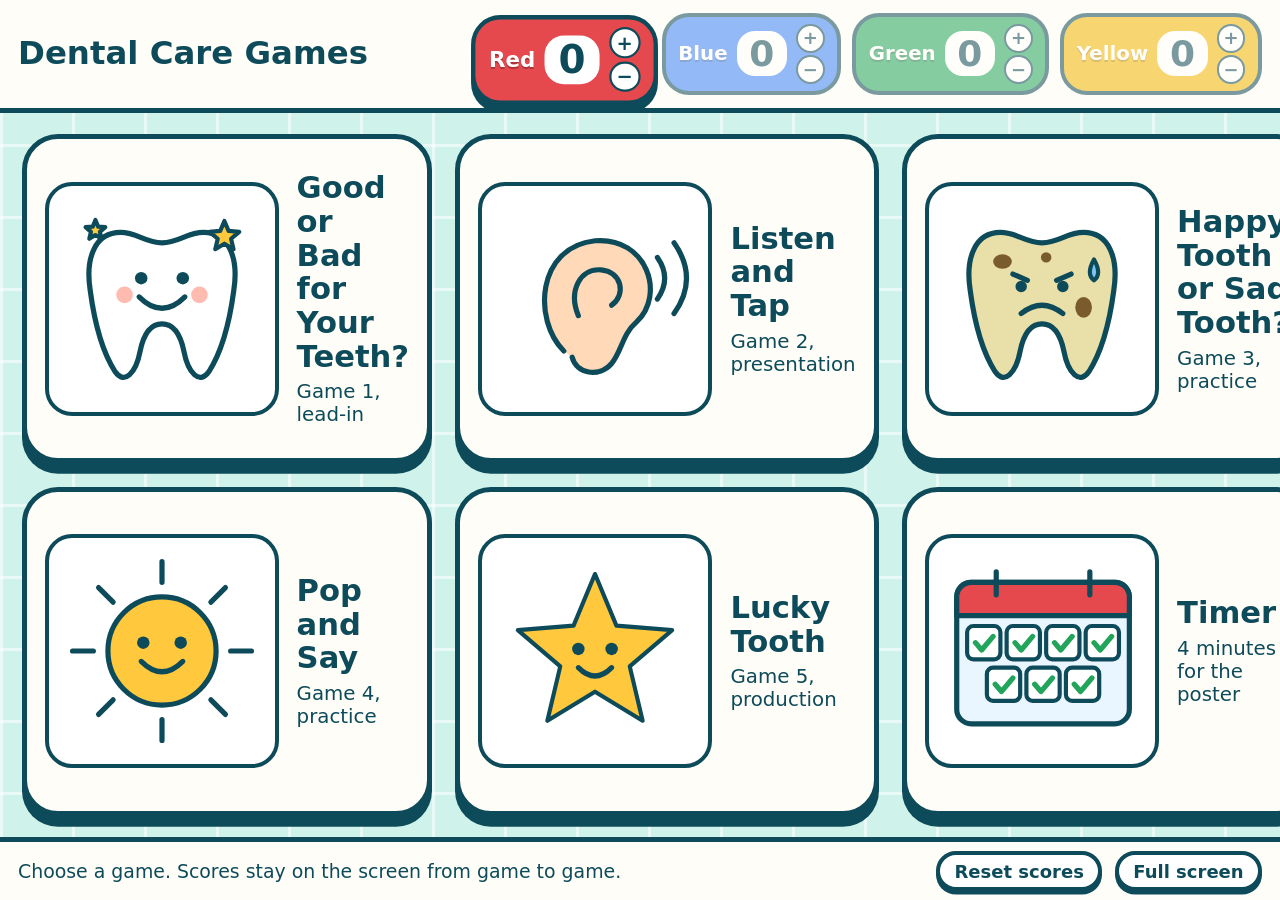
<file: index.html>
<!doctype html>
<html lang="en">
<head>
<meta charset="utf-8">
<meta name="viewport" content="width=device-width, initial-scale=1">
<title>Dental Care Games | Dental Care Games</title>
<style>
:root{
  --ink:#0E4B5A; --mint:#CFF3EA; --mint-deep:#9FE3D3; --enamel:#FFFDF7; --good:#22A55B; --bad:#E5484D; --sun:#FFC83D;
  --red:#E5484D; --blue:#3B82F6; --green:#22A55B; --yellow:#F2B705;
  --font: ui-rounded, "Arial Rounded MT Bold", "Nunito", "Trebuchet MS", "Segoe UI", system-ui, sans-serif;
}
*{box-sizing:border-box}
html,body{height:100%;margin:0}
body{
  font-family:var(--font); color:var(--ink); background-color:var(--mint);
  background-image:linear-gradient(rgba(255,255,255,.55) 3px,transparent 3px),linear-gradient(90deg,rgba(255,255,255,.55) 3px,transparent 3px);
  background-size:72px 72px; display:flex; flex-direction:column; overflow:hidden; user-select:none; -webkit-user-select:none;
}
button{font-family:inherit;color:inherit;cursor:pointer}
button:focus-visible,a:focus-visible{outline:5px solid var(--sun);outline-offset:3px}
.art{display:block;width:100%;height:100%}

/* top bar */
.bar{display:flex;align-items:center;gap:2vmin;padding:1.4vmin 2vmin;background:var(--enamel);border-bottom:.6vmin solid var(--ink)}
.bar h1{font-size:clamp(18px,3.6vmin,44px);margin:0;line-height:1.1;flex:0 1 auto}
.home{flex:none;width:7vmin;height:7vmin;min-width:44px;min-height:44px;border-radius:50%;background:var(--mint);border:.5vmin solid var(--ink);display:grid;place-items:center;text-decoration:none}
.home svg{width:60%;height:60%}
#teams{margin-left:auto;display:flex;gap:1.2vmin}
.team{position:relative;display:flex;align-items:center;gap:1vmin;padding:.8vmin 1.4vmin;border-radius:3vmin;border:.5vmin solid var(--ink);background:var(--c);color:#fff;font-weight:700;opacity:.55;transition:transform .2s,opacity .2s}
.team.on{opacity:1;transform:translateY(.6vmin) scale(1.08);box-shadow:0 .8vmin 0 var(--ink)}
.team .nm{font-size:clamp(12px,2.2vmin,26px);text-shadow:0 2px 0 rgba(0,0,0,.25)}
.team .sc{font-size:clamp(18px,4vmin,48px);min-width:1.4em;text-align:center;background:#fff;color:var(--ink);border-radius:2vmin;padding:0 .8vmin;line-height:1.25}
.team .adj{display:flex;flex-direction:column;gap:.3vmin}
.team .adj button{width:3.2vmin;height:3.2vmin;min-width:22px;min-height:22px;border-radius:50%;border:.3vmin solid var(--ink);background:#fff;color:var(--ink);font-size:clamp(11px,2vmin,20px);line-height:1;padding:0;font-weight:800}
.team.pop .sc{animation:pop .5s}
@keyframes pop{40%{transform:scale(1.5)}}

/* stage */
#stage{flex:1;min-height:0;position:relative;display:flex;align-items:center;justify-content:center;padding:2.4vmin}
.foot{display:flex;align-items:center;gap:1.4vmin;padding:1vmin 2vmin;background:var(--enamel);border-top:.6vmin solid var(--ink);font-size:clamp(12px,2.1vmin,22px)}
.foot .sp{flex:1}
.btn{border:.5vmin solid var(--ink);background:#fff;border-radius:3vmin;padding:1vmin 2.4vmin;font-size:clamp(14px,2.6vmin,30px);font-weight:700;box-shadow:0 .7vmin 0 var(--ink);transition:transform .08s,box-shadow .08s}
.btn:active{transform:translateY(.5vmin);box-shadow:0 .2vmin 0 var(--ink)}
.btn.small{font-size:clamp(12px,2vmin,20px);padding:.6vmin 1.6vmin;box-shadow:0 .4vmin 0 var(--ink)}
.btn.go{background:var(--sun)}
a.btn{color:var(--ink);text-decoration:none;display:inline-block}
.btn.good{background:var(--good);color:#fff}
.btn.bad{background:var(--bad);color:#fff}
.btn[disabled]{opacity:.45;cursor:default}
.card{background:var(--enamel);border:.6vmin solid var(--ink);border-radius:4vmin;box-shadow:0 1.2vmin 0 var(--ink)}
.turn{font-size:clamp(16px,3.4vmin,40px);font-weight:700;padding:.6vmin 2.4vmin;border-radius:3vmin;border:.5vmin solid var(--ink);background:var(--c);color:#fff;text-shadow:0 2px 0 rgba(0,0,0,.25)}
.big{font-size:clamp(28px,8vmin,110px);font-weight:800;line-height:1}
.phrase{font-size:clamp(20px,5vmin,64px);font-weight:700}
.goodc{color:var(--good)} .badc{color:var(--bad)}
.hidden{display:none !important}
.shake{animation:shake .4s}
@keyframes shake{20%{transform:translateX(-2vmin)}40%{transform:translateX(2vmin)}60%{transform:translateX(-1.2vmin)}80%{transform:translateX(1.2vmin)}}
.pulse{animation:pulse .6s}
@keyframes pulse{50%{transform:scale(1.05)}}

/* overlay */
.over{position:absolute;inset:0;background:rgba(14,75,90,.55);display:flex;align-items:center;justify-content:center;padding:3vmin;z-index:5}
.panel{width:min(100%,150vmin);max-height:100%;padding:3vmin 4vmin;display:flex;flex-direction:column;align-items:center;gap:2vmin;text-align:center}
.finish h2{font-size:clamp(28px,7vmin,96px);margin:0}
.finish .rows{display:flex;gap:2vmin;align-items:flex-end}
.finish .res{display:flex;flex-direction:column;align-items:center;gap:1vmin;font-weight:700;font-size:clamp(14px,2.8vmin,32px)}
.finish .res .col{width:13vmin;border:.5vmin solid var(--ink);border-radius:2vmin 2vmin 0 0;background:var(--c);display:flex;align-items:flex-start;justify-content:center;color:#fff;font-size:clamp(22px,5vmin,64px);padding-top:.6vmin;text-shadow:0 2px 0 rgba(0,0,0,.25)}
.finish .crown{width:9vmin;height:9vmin}
.stars{position:absolute;inset:0;pointer-events:none;overflow:hidden;z-index:6}
.stars i{position:absolute;width:5vmin;height:5vmin;animation:fly 1.1s ease-out forwards}
@keyframes fly{to{transform:translate(var(--dx),var(--dy)) rotate(260deg) scale(.4);opacity:0}}
@media (prefers-reduced-motion:reduce){*{animation-duration:.01s !important;transition-duration:.01s !important}}

.hub{width:100%;height:100%;display:grid;grid-template-columns:repeat(3,1fr);grid-template-rows:repeat(2,1fr);gap:2.6vmin}
.go-card{display:flex;align-items:center;gap:2vmin;padding:2vmin;text-decoration:none;color:inherit;min-height:0}
.go-card:active{transform:translateY(.8vmin);box-shadow:0 .4vmin 0 var(--ink)}
.go-card .pic{flex:none;height:100%;max-height:26vmin;aspect-ratio:1;background:#fff;border:.5vmin solid var(--ink);border-radius:3vmin;padding:1vmin}
.go-card .t{font-size:clamp(16px,3.4vmin,40px);font-weight:800;line-height:1.1}
.go-card .s{font-size:clamp(12px,2.2vmin,26px);margin-top:.8vmin}

</style>
</head>
<body>
<header class="bar">
  
  <h1>Dental Care Games</h1>
  <div id="teams"></div>
</header>
<main id="stage">
<div class="hub" id="hub"></div>

</main>
<footer class="foot">
  <span>Choose a game. Scores stay on the screen from game to game.</span><span class="sp"></span>
  <button class="btn small" id="btnScores">Reset scores</button>
  
  <button class="btn small" id="btnFull">Full screen</button>
</footer>
<script>
// Original pictures for the Dental Care games. Every picture is drawn in a 200 x 200 box.
const INK = '#0E4B5A';
const S = `stroke="${INK}" stroke-width="5" stroke-linejoin="round" stroke-linecap="round"`;
const S4 = `stroke="${INK}" stroke-width="4" stroke-linejoin="round" stroke-linecap="round"`;

const TOOTH_PATH = 'M60 36 C36 36 26 60 31 92 C35 122 42 150 55 170 C64 183 75 171 79 150 C83 131 90 124 100 124 C110 124 117 131 121 150 C125 171 136 183 145 170 C158 150 165 122 169 92 C174 60 164 36 140 36 C124 36 116 46 100 46 C84 46 76 36 60 36 Z';

function toothShape(fill) { return `<path d="${TOOTH_PATH}" fill="${fill}" ${S}/>`; }

function kid(mouth) {
  return `<circle cx="78" cy="110" r="54" fill="#FFD9B8" ${S}/>
  <path d="M25 104 C20 62 52 44 80 46 C112 44 138 66 131 106 C120 86 102 74 78 78 C56 74 38 88 25 104 Z" fill="#5B3A29" ${S}/>
  <circle cx="60" cy="110" r="5.5" fill="${INK}"/><circle cx="96" cy="110" r="5.5" fill="${INK}"/>
  <circle cx="45" cy="127" r="8" fill="#FF9E8F" opacity=".75"/><circle cx="111" cy="127" r="8" fill="#FF9E8F" opacity=".75"/>
  ${mouth}`;
}
const MOUTH_SMILE = `<path d="M56 131 Q78 156 100 131 Z" fill="#fff" ${S4}/>`;
const MOUTH_OPEN = `<ellipse cx="78" cy="140" rx="14" ry="11" fill="#B3364A" ${S4}/>`;

function candy(x, y, r, color, scale) {
  return `<g transform="translate(${x},${y}) rotate(${r}) scale(${scale || 1})">
    <path d="M-20 0 L-44 -15 L-44 15 Z" fill="${color}" ${S4}/><path d="M20 0 L44 -15 L44 15 Z" fill="${color}" ${S4}/>
    <ellipse rx="25" ry="18" fill="${color}" ${S4}/>
    <path d="M-8 -16 Q2 0 -8 16 M8 -16 Q18 0 8 16" fill="none" stroke="#fff" stroke-width="5" stroke-linecap="round"/></g>`;
}
function toothbrush(x, y, r, scale) {
  return `<g transform="translate(${x},${y}) rotate(${r}) scale(${scale || 1})">
    <rect x="20" y="-7" width="100" height="14" rx="7" fill="#3B82F6" ${S4}/>
    <rect x="-10" y="-9" width="38" height="12" rx="4" fill="#3B82F6" ${S4}/>
    <rect x="-8" y="-24" width="34" height="16" rx="4" fill="#fff" ${S4}/>
    <path d="M1 -24 V-9 M9 -24 V-9 M17 -24 V-9" stroke="${INK}" stroke-width="2.5"/></g>`;
}
function pencil(x, y, r, scale, bites) {
  const marks = bites ? `<path d="M30 -9 a7 7 0 0 0 14 0 Z M52 -9 a7 7 0 0 0 14 0 Z M40 9 a7 7 0 0 1 14 0 Z" fill="#8A5A2B" ${S4}/>` : '';
  return `<g transform="translate(${x},${y}) rotate(${r}) scale(${scale || 1})">
    <rect x="-14" y="-9" width="16" height="18" rx="4" fill="#FF8FA3" ${S4}/>
    <rect x="2" y="-9" width="98" height="18" fill="#F5B300" ${S4}/>
    <path d="M100 -9 L128 0 L100 9 Z" fill="#F3D2A9" ${S4}/><path d="M118 -3.4 L128 0 L118 3.4 Z" fill="${INK}"/>
    ${marks}</g>`;
}
function star(cx, cy, r, fill) {
  let d = '';
  for (let i = 0; i < 10; i++) {
    const a = -Math.PI / 2 + i * Math.PI / 5, rr = i % 2 ? r * 0.45 : r;
    d += (i ? 'L' : 'M') + (cx + rr * Math.cos(a)).toFixed(1) + ' ' + (cy + rr * Math.sin(a)).toFixed(1) + ' ';
  }
  return `<path d="${d}Z" fill="${fill || '#FFC83D'}" ${S4}/>`;
}
function calendar(marks) {
  let cells = '';
  const pos = [[44, 92], [82, 92], [120, 92], [158, 92], [63, 132], [101, 132], [139, 132]];
  pos.forEach(([x, y]) => {
    cells += `<rect x="${x - 16}" y="${y - 16}" width="32" height="32" rx="6" fill="#fff" ${S4}/>`;
    cells += marks === 'stars' ? star(x, y, 11, '#FFC83D').replace('stroke-width="4"', 'stroke-width="2.5"')
      : `<path d="M${x - 8} ${y} l6 7 l11 -13" fill="none" stroke="#22A55B" stroke-width="5" stroke-linecap="round" stroke-linejoin="round"/>`;
  });
  return `<rect x="18" y="34" width="166" height="136" rx="14" fill="#EAF6FF" ${S}/>
    <path d="M18 66 H184 V48 a14 14 0 0 0 -14 -14 H32 a14 14 0 0 0 -14 14 Z" fill="#E5484D" ${S}/>
    <path d="M56 24 V46 M146 24 V46" ${S}/>${cells}`;
}

const ART = {
  toothHappy: () => `${toothShape('#FFFFFF')}
    <circle cx="80" cy="80" r="6" fill="${INK}"/><circle cx="120" cy="80" r="6" fill="${INK}"/>
    <path d="M78 98 Q100 120 122 98" fill="none" ${S}/>
    <circle cx="64" cy="96" r="8" fill="#FF9E8F" opacity=".7"/><circle cx="136" cy="96" r="8" fill="#FF9E8F" opacity=".7"/>
    ${star(160, 40, 15)}${star(36, 34, 10)}`,
  toothSad: () => `${toothShape('#E9DFA8')}
    <path d="M72 76 l14 6 M128 76 l-14 6" ${S}/>
    <circle cx="80" cy="88" r="5.5" fill="${INK}"/><circle cx="120" cy="88" r="5.5" fill="${INK}"/>
    <path d="M80 114 Q100 98 120 114" fill="none" ${S}/>
    <ellipse cx="62" cy="64" rx="9" ry="7" fill="#7A5B2E"/><ellipse cx="140" cy="108" rx="8" ry="10" fill="#7A5B2E"/><circle cx="104" cy="60" r="5" fill="#7A5B2E"/>
    <path d="M150 62 q8 14 0 20 q-8 -6 0 -20 Z" fill="#7CC4F5" ${S4}/>`,
  brushA: () => `${kid(MOUTH_SMILE)}${toothbrush(88, 150, -14, 0.8)}
    <circle cx="108" cy="150" r="9" fill="#fff" ${S4}/><circle cx="122" cy="160" r="6" fill="#fff" ${S4}/><circle cx="96" cy="162" r="5" fill="#fff" ${S4}/>`,
  brushB: () => `${toothbrush(40, 78, 18, 1.15)}
    <g transform="translate(60,140) rotate(-10)"><rect x="0" y="-22" width="92" height="44" rx="8" fill="#fff" ${S}/>
    <rect x="16" y="-22" width="40" height="44" fill="#2EC4B6" ${S4}/><rect x="92" y="-12" width="18" height="24" rx="4" fill="#E5484D" ${S4}/>
    <path d="M110 0 q16 -14 26 0 q-12 12 -26 0 Z" fill="#fff" ${S4}/></g>`,
  candyA: () => `${kid(MOUTH_OPEN)}${candy(140, 146, -20, '#FF6B9D')}`,
  candyB: () => `<path d="M118 108 L150 180" ${S}/>
    <circle cx="106" cy="76" r="44" fill="#FF6B9D" ${S}/>
    <path d="M106 76 m0 -8 a8 8 0 1 1 -8 8 a18 18 0 1 1 18 18 a28 28 0 1 1 -28 -28" fill="none" stroke="#fff" stroke-width="6" stroke-linecap="round"/>
    ${candy(52, 154, 14, '#FFC83D', 0.8)}${candy(160, 62, -30, '#7CC4F5', 0.62)}`,
  dentistA: () => `<circle cx="92" cy="112" r="54" fill="#FFD9B8" ${S}/>
    <path d="M40 96 C40 58 66 44 92 44 C118 44 144 58 144 96 C126 82 112 78 92 78 C72 78 58 82 40 96 Z" fill="#DFF3FF" ${S}/>
    <path d="M92 52 v18 M83 61 h18" stroke="#22A55B" stroke-width="7" stroke-linecap="round"/>
    <circle cx="74" cy="106" r="5.5" fill="${INK}"/><circle cx="110" cy="106" r="5.5" fill="${INK}"/>
    <path d="M52 124 Q92 112 132 124 L128 150 Q92 172 56 150 Z" fill="#7CC4F5" ${S}/>
    <path d="M52 126 L40 116 M132 126 L144 116" ${S4}/>
    <path d="M150 186 L170 122" ${S}/><circle cx="172" cy="104" r="20" fill="#EAF6FF" ${S}/>`,
  dentistB: () => `<g transform="translate(-14,12) scale(.86)">${toothShape('#FFFFFF')}
    <circle cx="80" cy="82" r="6" fill="${INK}"/><circle cx="120" cy="82" r="6" fill="${INK}"/><path d="M80 100 Q100 118 120 100" fill="none" ${S}/></g>
    <path d="M132 188 L158 108" ${S}/><circle cx="162" cy="90" r="24" fill="#EAF6FF" ${S}/>
    <circle cx="44" cy="44" r="26" fill="#22A55B" ${S4}/><path d="M44 30 v28 M30 44 h28" stroke="#fff" stroke-width="9" stroke-linecap="round"/>`,
  pencilA: () => `${kid(`<ellipse cx="78" cy="142" rx="17" ry="13" fill="#B3364A" ${S4}/>`)}${pencil(72, 143, -6, 0.86)}
    <rect x="64" y="130" width="11" height="9" rx="2" fill="#fff" ${S4}/><rect x="80" y="130" width="11" height="9" rx="2" fill="#fff" ${S4}/>`,
  pencilB: () => `${pencil(38, 150, -38, 1.18, true)}
    <path d="M36 44 l10 12 M60 30 l4 15 M20 66 l14 6" ${S}/>`,
  apple: () => `${kid(MOUTH_OPEN)}
    <path d="M148 120 C128 104 104 122 110 150 C114 172 132 184 148 176 C164 184 182 172 186 150 C192 122 168 104 148 120 Z" fill="#E5484D" ${S}/>
    <path d="M148 120 q-2 -16 10 -22" fill="none" ${S}/><path d="M158 100 q16 -10 24 2 q-14 10 -24 -2 Z" fill="#22A55B" ${S4}/>`,
  soda: () => `${kid(MOUTH_OPEN)}
    <path d="M118 112 L182 112 L172 186 L128 186 Z" fill="#8A4B2A" ${S}/>
    <path d="M118 112 L182 112 L179 132 L121 132 Z" fill="#fff" ${S4}/>
    <circle cx="140" cy="152" r="5" fill="#fff" opacity=".8"/><circle cx="158" cy="168" r="4" fill="#fff" opacity=".8"/><circle cx="160" cy="146" r="3" fill="#fff" opacity=".8"/>
    <path d="M150 122 L138 96 L96 140" fill="none" stroke="#E5484D" stroke-width="7" stroke-linecap="round" stroke-linejoin="round"/>`,
  milk: () => `${kid(MOUTH_SMILE)}
    <path d="M122 104 L180 104 L174 186 L128 186 Z" fill="#EAF6FF" ${S}/>
    <path d="M124 128 L178 128 L174 186 L128 186 Z" fill="#fff" ${S4}/>
    <path d="M58 133 q20 -10 40 0" fill="none" stroke="#fff" stroke-width="7" stroke-linecap="round"/>`,
  chocolate: () => `${kid(MOUTH_OPEN)}
    <g transform="translate(146,146) rotate(14)"><rect x="-34" y="-44" width="68" height="88" rx="6" fill="#6B3E26" ${S}/>
    <path d="M-34 -14 H34 M-34 16 H34 M0 -44 V44" stroke="#8A5A3C" stroke-width="5"/>
    <path d="M-34 10 H34 V44 a6 6 0 0 1 -6 6 H-28 a6 6 0 0 1 -6 -6 Z" fill="#F5B300" ${S4} transform="translate(0,-6)"/></g>`,
  sun: () => `<g ${S}><path d="M100 14 V34 M100 166 V186 M14 100 H34 M166 100 H186 M39 39 L53 53 M147 147 L161 161 M39 161 L53 147 M147 53 L161 39"/></g>
    <circle cx="100" cy="100" r="52" fill="#FFC83D" ${S}/>
    <circle cx="82" cy="92" r="6" fill="${INK}"/><circle cx="118" cy="92" r="6" fill="${INK}"/><path d="M80 110 Q100 130 120 110" fill="none" ${S}/>`,
  plate: () => `<circle cx="100" cy="104" r="62" fill="#fff" ${S}/><circle cx="100" cy="104" r="40" fill="#EAF6FF" ${S4}/>
    <circle cx="88" cy="96" r="4" fill="#C98A4B"/><circle cx="112" cy="112" r="3.5" fill="#C98A4B"/><circle cx="104" cy="92" r="3" fill="#C98A4B"/>
    <path d="M20 40 V84 M10 40 V68 a10 10 0 0 0 20 0 V40 M20 84 V172" fill="none" ${S}/>
    <path d="M180 172 V92 M180 92 c-14 -8 -14 -44 0 -54 c14 10 14 46 0 54 Z" fill="#EAF6FF" ${S}/>`,
  calendar: () => calendar('ticks'),
  calendarStars: () => calendar('stars'),
  star: () => `${star(100, 104, 78)}<circle cx="84" cy="98" r="6" fill="${INK}"/><circle cx="116" cy="98" r="6" fill="${INK}"/><path d="M84 116 Q100 132 116 116" fill="none" ${S}/>`,
  ear: () => `<path d="M70 150 C40 120 44 50 100 44 C150 40 168 96 140 122 C126 134 126 150 116 162 C104 176 82 172 78 156" fill="#FFD9B8" ${S}/>
    <path d="M84 116 C74 92 86 70 106 72 C126 74 130 96 116 106" fill="none" ${S}/>
    <path d="M160 60 q14 20 0 40 M176 46 q24 34 0 68" fill="none" ${S}/>`,
  thumbUp: () => `<path d="M40 96 H72 V172 H40 Z" fill="#fff" ${S}/><path d="M72 100 C92 86 96 62 96 40 C116 36 124 58 116 86 H152 C170 86 170 108 158 110 C170 114 168 132 154 134 C164 140 160 156 148 156 C154 164 148 174 136 174 H96 C84 174 80 168 72 166 Z" fill="#FFD9B8" ${S}/>`,
};

function artInner(key) { return (ART[key] || ART.star)(); }
function art(key, cls) { return `<svg class="art ${cls || ''}" viewBox="0 0 200 200" aria-hidden="true">${artInner(key)}</svg>`; }

// Shared engine: four teams, scores kept between games, sounds, finish screen.
const TEAMS = [
  { name: 'Red', color: 'var(--red)' }, { name: 'Blue', color: 'var(--blue)' },
  { name: 'Green', color: 'var(--green)' }, { name: 'Yellow', color: 'var(--yellow)' },
];
const store = {
  get(k, d) { try { const v = localStorage.getItem(k); return v === null ? d : JSON.parse(v); } catch (e) { return d; } },
  set(k, v) { try { localStorage.setItem(k, JSON.stringify(v)); } catch (e) { /* storage blocked: scores stay for this page only */ } },
};
let scores = store.get('dentalCareScores', [0, 0, 0, 0]);
if (!Array.isArray(scores) || scores.length !== 4) scores = [0, 0, 0, 0];
let turn = 0;
const $ = (s, el) => (el || document).querySelector(s);
const el = (html) => { const t = document.createElement('template'); t.innerHTML = html.trim(); return t.content.firstChild; };

function renderTeams() {
  const box = $('#teams'); if (!box) return;
  box.innerHTML = TEAMS.map((t, i) => `<div class="team ${i === turn ? 'on' : ''}" style="--c:${t.color}" data-i="${i}">
    <span class="nm">${t.name}</span><span class="sc">${scores[i]}</span>
    <span class="adj"><button data-d="1" aria-label="Add a point to ${t.name} Team">+</button><button data-d="-1" aria-label="Take a point from ${t.name} Team">−</button></span></div>`).join('');
}
function addPoint(i, n) {
  scores[i] = Math.max(0, scores[i] + (n === undefined ? 1 : n)); store.set('dentalCareScores', scores); renderTeams();
  const t = document.querySelector(`.team[data-i="${i}"]`); if (t) t.classList.add('pop');
}
function setTurn(i) { turn = i % 4; renderTeams(); document.dispatchEvent(new CustomEvent('turn')); }
function nextTurn() { setTurn(turn + 1); }
function turnChip() { return `<span class="turn" style="--c:${TEAMS[turn].color}">${TEAMS[turn].name} Team</span>`; }

let AC;
function tone(freq, dur, type, when, gain) {
  try {
    AC = AC || new (window.AudioContext || window.webkitAudioContext)();
    const o = AC.createOscillator(), g = AC.createGain();
    o.type = type || 'sine'; o.frequency.value = freq; o.connect(g); g.connect(AC.destination);
    const t = AC.currentTime + (when || 0);
    g.gain.setValueAtTime(gain || 0.16, t); g.gain.exponentialRampToValueAtTime(0.001, t + dur);
    o.start(t); o.stop(t + dur);
  } catch (e) { /* no sound available */ }
}
const sfx = {
  good() { tone(523, .15); tone(659, .15, 'sine', .12); tone(784, .3, 'sine', .24); },
  bad() { tone(196, .25, 'sawtooth', 0, .07); tone(147, .35, 'sawtooth', .18, .07); },
  tap() { tone(440, .07, 'triangle'); },
  tick() { tone(880, .05, 'square', 0, .05); },
  win() { [523, 659, 784, 1047, 1319].forEach((f, i) => tone(f, .25, 'triangle', i * .14)); },
};

function burst() {
  const box = el('<div class="stars"></div>');
  for (let i = 0; i < 14; i++) {
    const a = Math.random() * Math.PI * 2, d = 25 + Math.random() * 30;
    const s = el(`<i style="left:50%;top:45%;--dx:${(Math.cos(a) * d).toFixed(0)}vmin;--dy:${(Math.sin(a) * d).toFixed(0)}vmin"><svg viewBox="0 0 200 200">${star(100, 100, 90)}</svg></i>`);
    box.appendChild(s);
  }
  $('#stage').appendChild(box); setTimeout(() => box.remove(), 1200);
}

function showFinish(title) {
  const max = Math.max.apply(null, scores);
  const rows = TEAMS.map((t, i) => `<div class="res">${scores[i] === max && max > 0 ? `<svg class="crown" viewBox="0 0 200 200">${star(100, 100, 90)}</svg>` : '<span class="crown"></span>'}
    <div class="col" style="--c:${t.color};height:${8 + (max ? scores[i] / max : 0) * 22}vmin">${scores[i]}</div><span>${t.name}</span></div>`).join('');
  const o = el(`<div class="over"><div class="panel card finish"><h2>${title || 'Great job!'}</h2><div class="rows">${rows}</div>
    <div style="display:flex;gap:2vmin"><button class="btn" id="finAgain">Play again</button><a class="btn go" href="index.html" style="text-decoration:none">All games</a></div></div></div>`);
  $('#stage').appendChild(o); $('#finAgain').onclick = () => location.reload(); sfx.win(); burst();
}

document.addEventListener('DOMContentLoaded', () => {
  renderTeams();
  const box = $('#teams');
  if (box) box.addEventListener('click', (e) => {
    const b = e.target.closest('button'); if (!b) return;
    addPoint(+b.closest('.team').dataset.i, +b.dataset.d); sfx.tap();
  });
  const again = $('#btnAgain'); if (again) again.onclick = () => location.reload();
  const full = $('#btnFull'); if (full) full.onclick = () => {
    if (document.fullscreenElement) document.exitFullscreen(); else if (document.documentElement.requestFullscreen) document.documentElement.requestFullscreen().catch(() => {});
  };
  const rs = $('#btnScores'); let armed = 0;
  if (rs) rs.onclick = () => {
    if (Date.now() - armed < 3000) { scores = [0, 0, 0, 0]; store.set('dentalCareScores', scores); renderTeams(); rs.textContent = 'Scores are 0'; armed = 0; setTimeout(() => { rs.textContent = 'Reset scores'; }, 1500); }
    else { armed = Date.now(); rs.textContent = 'Tap again to reset'; setTimeout(() => { if (armed) { rs.textContent = 'Reset scores'; armed = 0; } }, 3000); }
  };
});

const GAMES = [
  ['game1-good-or-bad.html', 'toothHappy', 'Good or Bad for Your Teeth?', 'Game 1, lead-in'],
  ['game2-listen-and-tap.html', 'ear', 'Listen and Tap', 'Game 2, presentation'],
  ['game3-happy-or-sad-tooth.html', 'toothSad', 'Happy Tooth or Sad Tooth?', 'Game 3, practice'],
  ['game4-pop-and-say.html', 'sun', 'Pop and Say', 'Game 4, practice'],
  ['game5-lucky-tooth.html', 'star', 'Lucky Tooth', 'Game 5, production'],
  ['timer.html', 'calendar', 'Timer', '4 minutes for the poster'],
];
$('#hub').innerHTML = GAMES.map((g) => `<a class="go-card card" href="${g[0]}"><span class="pic">${art(g[1])}</span><span><div class="t">${g[2]}</div><div class="s">${g[3]}</div></span></a>`).join('');

</script>
</body>
</html>
</file>
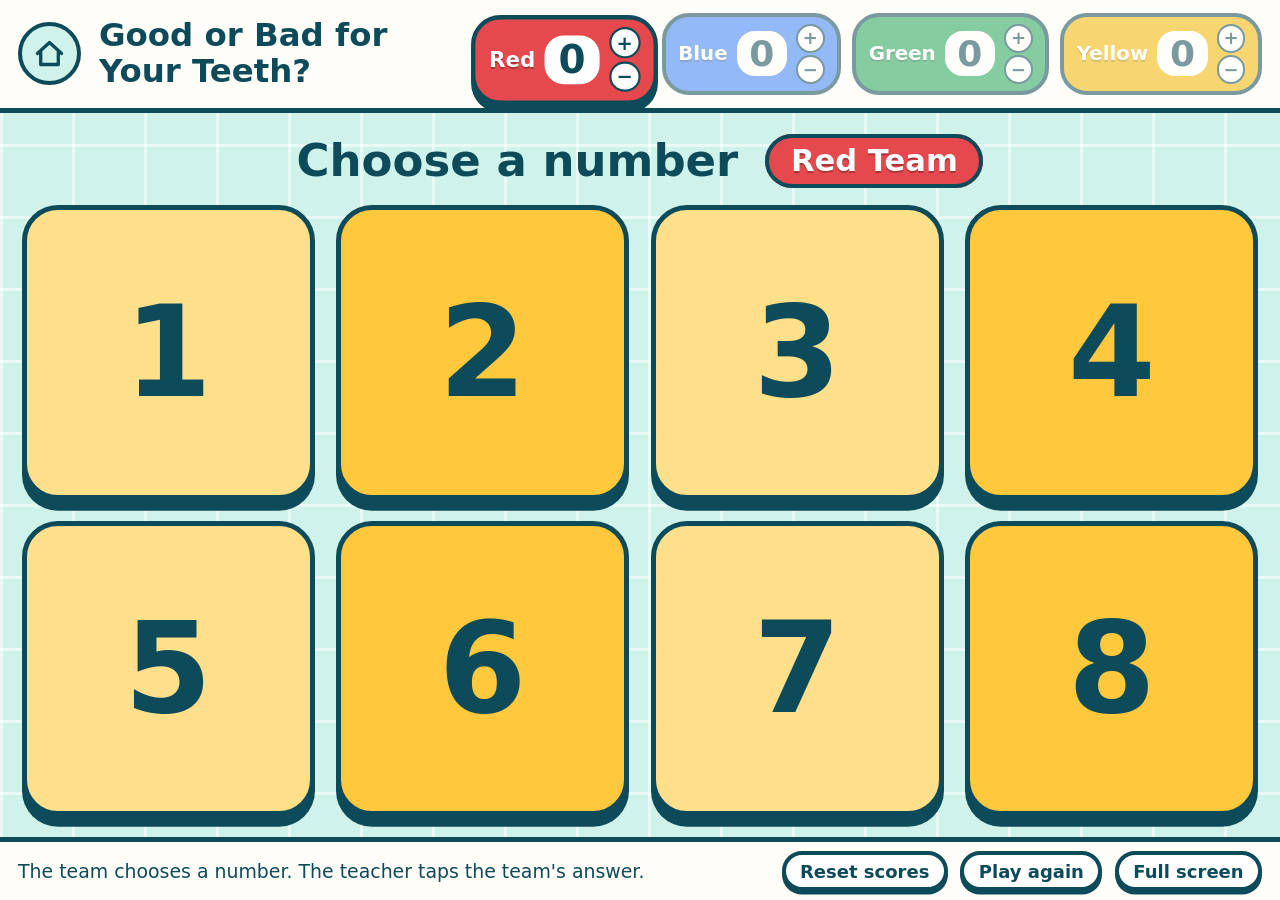
<file: game1-good-or-bad.html>
<!doctype html>
<html lang="en">
<head>
<meta charset="utf-8">
<meta name="viewport" content="width=device-width, initial-scale=1">
<title>Good or Bad for Your Teeth? | Dental Care Games</title>
<style>
:root{
  --ink:#0E4B5A; --mint:#CFF3EA; --mint-deep:#9FE3D3; --enamel:#FFFDF7; --good:#22A55B; --bad:#E5484D; --sun:#FFC83D;
  --red:#E5484D; --blue:#3B82F6; --green:#22A55B; --yellow:#F2B705;
  --font: ui-rounded, "Arial Rounded MT Bold", "Nunito", "Trebuchet MS", "Segoe UI", system-ui, sans-serif;
}
*{box-sizing:border-box}
html,body{height:100%;margin:0}
body{
  font-family:var(--font); color:var(--ink); background-color:var(--mint);
  background-image:linear-gradient(rgba(255,255,255,.55) 3px,transparent 3px),linear-gradient(90deg,rgba(255,255,255,.55) 3px,transparent 3px);
  background-size:72px 72px; display:flex; flex-direction:column; overflow:hidden; user-select:none; -webkit-user-select:none;
}
button{font-family:inherit;color:inherit;cursor:pointer}
button:focus-visible,a:focus-visible{outline:5px solid var(--sun);outline-offset:3px}
.art{display:block;width:100%;height:100%}

/* top bar */
.bar{display:flex;align-items:center;gap:2vmin;padding:1.4vmin 2vmin;background:var(--enamel);border-bottom:.6vmin solid var(--ink)}
.bar h1{font-size:clamp(18px,3.6vmin,44px);margin:0;line-height:1.1;flex:0 1 auto}
.home{flex:none;width:7vmin;height:7vmin;min-width:44px;min-height:44px;border-radius:50%;background:var(--mint);border:.5vmin solid var(--ink);display:grid;place-items:center;text-decoration:none}
.home svg{width:60%;height:60%}
#teams{margin-left:auto;display:flex;gap:1.2vmin}
.team{position:relative;display:flex;align-items:center;gap:1vmin;padding:.8vmin 1.4vmin;border-radius:3vmin;border:.5vmin solid var(--ink);background:var(--c);color:#fff;font-weight:700;opacity:.55;transition:transform .2s,opacity .2s}
.team.on{opacity:1;transform:translateY(.6vmin) scale(1.08);box-shadow:0 .8vmin 0 var(--ink)}
.team .nm{font-size:clamp(12px,2.2vmin,26px);text-shadow:0 2px 0 rgba(0,0,0,.25)}
.team .sc{font-size:clamp(18px,4vmin,48px);min-width:1.4em;text-align:center;background:#fff;color:var(--ink);border-radius:2vmin;padding:0 .8vmin;line-height:1.25}
.team .adj{display:flex;flex-direction:column;gap:.3vmin}
.team .adj button{width:3.2vmin;height:3.2vmin;min-width:22px;min-height:22px;border-radius:50%;border:.3vmin solid var(--ink);background:#fff;color:var(--ink);font-size:clamp(11px,2vmin,20px);line-height:1;padding:0;font-weight:800}
.team.pop .sc{animation:pop .5s}
@keyframes pop{40%{transform:scale(1.5)}}

/* stage */
#stage{flex:1;min-height:0;position:relative;display:flex;align-items:center;justify-content:center;padding:2.4vmin}
.foot{display:flex;align-items:center;gap:1.4vmin;padding:1vmin 2vmin;background:var(--enamel);border-top:.6vmin solid var(--ink);font-size:clamp(12px,2.1vmin,22px)}
.foot .sp{flex:1}
.btn{border:.5vmin solid var(--ink);background:#fff;border-radius:3vmin;padding:1vmin 2.4vmin;font-size:clamp(14px,2.6vmin,30px);font-weight:700;box-shadow:0 .7vmin 0 var(--ink);transition:transform .08s,box-shadow .08s}
.btn:active{transform:translateY(.5vmin);box-shadow:0 .2vmin 0 var(--ink)}
.btn.small{font-size:clamp(12px,2vmin,20px);padding:.6vmin 1.6vmin;box-shadow:0 .4vmin 0 var(--ink)}
.btn.go{background:var(--sun)}
a.btn{color:var(--ink);text-decoration:none;display:inline-block}
.btn.good{background:var(--good);color:#fff}
.btn.bad{background:var(--bad);color:#fff}
.btn[disabled]{opacity:.45;cursor:default}
.card{background:var(--enamel);border:.6vmin solid var(--ink);border-radius:4vmin;box-shadow:0 1.2vmin 0 var(--ink)}
.turn{font-size:clamp(16px,3.4vmin,40px);font-weight:700;padding:.6vmin 2.4vmin;border-radius:3vmin;border:.5vmin solid var(--ink);background:var(--c);color:#fff;text-shadow:0 2px 0 rgba(0,0,0,.25)}
.big{font-size:clamp(28px,8vmin,110px);font-weight:800;line-height:1}
.phrase{font-size:clamp(20px,5vmin,64px);font-weight:700}
.goodc{color:var(--good)} .badc{color:var(--bad)}
.hidden{display:none !important}
.shake{animation:shake .4s}
@keyframes shake{20%{transform:translateX(-2vmin)}40%{transform:translateX(2vmin)}60%{transform:translateX(-1.2vmin)}80%{transform:translateX(1.2vmin)}}
.pulse{animation:pulse .6s}
@keyframes pulse{50%{transform:scale(1.05)}}

/* overlay */
.over{position:absolute;inset:0;background:rgba(14,75,90,.55);display:flex;align-items:center;justify-content:center;padding:3vmin;z-index:5}
.panel{width:min(100%,150vmin);max-height:100%;padding:3vmin 4vmin;display:flex;flex-direction:column;align-items:center;gap:2vmin;text-align:center}
.finish h2{font-size:clamp(28px,7vmin,96px);margin:0}
.finish .rows{display:flex;gap:2vmin;align-items:flex-end}
.finish .res{display:flex;flex-direction:column;align-items:center;gap:1vmin;font-weight:700;font-size:clamp(14px,2.8vmin,32px)}
.finish .res .col{width:13vmin;border:.5vmin solid var(--ink);border-radius:2vmin 2vmin 0 0;background:var(--c);display:flex;align-items:flex-start;justify-content:center;color:#fff;font-size:clamp(22px,5vmin,64px);padding-top:.6vmin;text-shadow:0 2px 0 rgba(0,0,0,.25)}
.finish .crown{width:9vmin;height:9vmin}
.stars{position:absolute;inset:0;pointer-events:none;overflow:hidden;z-index:6}
.stars i{position:absolute;width:5vmin;height:5vmin;animation:fly 1.1s ease-out forwards}
@keyframes fly{to{transform:translate(var(--dx),var(--dy)) rotate(260deg) scale(.4);opacity:0}}
@media (prefers-reduced-motion:reduce){*{animation-duration:.01s !important;transition-duration:.01s !important}}

.g1{width:100%;height:100%;display:flex;flex-direction:column;gap:2vmin;align-items:center}
.head{display:flex;gap:3vmin;align-items:center}
.grid{flex:1;min-height:0;display:grid;grid-template-columns:repeat(4,1fr);grid-template-rows:repeat(2,1fr);gap:2.4vmin;width:min(100%,160vmin)}
.tile{border:.6vmin solid var(--ink);border-radius:4vmin;background:var(--sun);box-shadow:0 1.2vmin 0 var(--ink);font-size:clamp(40px,14vmin,180px);font-weight:800;display:grid;place-items:center;min-height:0;padding:0}
.tile:nth-child(odd){background:#FFE08A}
.tile:active{transform:translateY(.8vmin);box-shadow:0 .4vmin 0 var(--ink)}
.tile.done{background:#fff;box-shadow:none;padding:1vmin;border-width:1vmin}
.tile.done.g{border-color:var(--good)} .tile.done.b{border-color:var(--bad)}
.pic{width:min(36vmin,50%);aspect-ratio:1;background:#fff;border:.6vmin solid var(--ink);border-radius:4vmin;padding:1.5vmin}
.row{display:flex;gap:3vmin;align-items:center;justify-content:center;flex-wrap:wrap}
.ansb{display:flex;align-items:center;gap:1.4vmin;font-size:clamp(22px,6vmin,72px);padding:1vmin 4vmin 1vmin 2vmin}
.ico{display:inline-block;width:9vmin;height:9vmin;background:#fff;border-radius:50%;border:.4vmin solid var(--ink);padding:.6vmin}
.big-ico{width:14vmin;height:14vmin}
.note{font-size:clamp(14px,3vmin,34px);font-weight:700}

</style>
</head>
<body>
<header class="bar">
  <a class="home" href="index.html" aria-label="All games"><svg viewBox="0 0 60 60" aria-hidden="true"><path d="M8 30 L30 10 L52 30 M14 26 V50 H46 V26" fill="none" stroke="#0E4B5A" stroke-width="6" stroke-linecap="round" stroke-linejoin="round"/></svg></a>
  <h1>Good or Bad for Your Teeth?</h1>
  <div id="teams"></div>
</header>
<main id="stage">
<div class="g1">
  <div class="head"><span class="phrase">Choose a number</span><span id="who"></span></div>
  <div class="grid" id="grid"></div>
</div>
<div class="over hidden" id="qv"><div class="panel card" id="panel">
  <div id="who2"></div>
  <div class="pic" id="pic"></div>
  <div class="phrase" id="qtext">Good or bad for your teeth?</div>
  <div class="row" id="ans">
    <button class="btn good ansb" data-v="1"><span class="ico" data-art="toothHappy"></span>Good</button>
    <button class="btn bad ansb" data-v="0"><span class="ico" data-art="toothSad"></span>Bad</button>
  </div>
  <div class="row hidden" id="res">
    <span class="ico big-ico" id="resico"></span><span class="big" id="restext"></span>
    <span class="note" id="resnote"></span><button class="btn go" id="next">Next team</button>
  </div>
</div></div>

</main>
<footer class="foot">
  <span>The team chooses a number. The teacher taps the team's answer.</span><span class="sp"></span>
  <button class="btn small" id="btnScores">Reset scores</button>
  <button class="btn small" id="btnAgain">Play again</button>
  <button class="btn small" id="btnFull">Full screen</button>
</footer>
<script>
// Original pictures for the Dental Care games. Every picture is drawn in a 200 x 200 box.
const INK = '#0E4B5A';
const S = `stroke="${INK}" stroke-width="5" stroke-linejoin="round" stroke-linecap="round"`;
const S4 = `stroke="${INK}" stroke-width="4" stroke-linejoin="round" stroke-linecap="round"`;

const TOOTH_PATH = 'M60 36 C36 36 26 60 31 92 C35 122 42 150 55 170 C64 183 75 171 79 150 C83 131 90 124 100 124 C110 124 117 131 121 150 C125 171 136 183 145 170 C158 150 165 122 169 92 C174 60 164 36 140 36 C124 36 116 46 100 46 C84 46 76 36 60 36 Z';

function toothShape(fill) { return `<path d="${TOOTH_PATH}" fill="${fill}" ${S}/>`; }

function kid(mouth) {
  return `<circle cx="78" cy="110" r="54" fill="#FFD9B8" ${S}/>
  <path d="M25 104 C20 62 52 44 80 46 C112 44 138 66 131 106 C120 86 102 74 78 78 C56 74 38 88 25 104 Z" fill="#5B3A29" ${S}/>
  <circle cx="60" cy="110" r="5.5" fill="${INK}"/><circle cx="96" cy="110" r="5.5" fill="${INK}"/>
  <circle cx="45" cy="127" r="8" fill="#FF9E8F" opacity=".75"/><circle cx="111" cy="127" r="8" fill="#FF9E8F" opacity=".75"/>
  ${mouth}`;
}
const MOUTH_SMILE = `<path d="M56 131 Q78 156 100 131 Z" fill="#fff" ${S4}/>`;
const MOUTH_OPEN = `<ellipse cx="78" cy="140" rx="14" ry="11" fill="#B3364A" ${S4}/>`;

function candy(x, y, r, color, scale) {
  return `<g transform="translate(${x},${y}) rotate(${r}) scale(${scale || 1})">
    <path d="M-20 0 L-44 -15 L-44 15 Z" fill="${color}" ${S4}/><path d="M20 0 L44 -15 L44 15 Z" fill="${color}" ${S4}/>
    <ellipse rx="25" ry="18" fill="${color}" ${S4}/>
    <path d="M-8 -16 Q2 0 -8 16 M8 -16 Q18 0 8 16" fill="none" stroke="#fff" stroke-width="5" stroke-linecap="round"/></g>`;
}
function toothbrush(x, y, r, scale) {
  return `<g transform="translate(${x},${y}) rotate(${r}) scale(${scale || 1})">
    <rect x="20" y="-7" width="100" height="14" rx="7" fill="#3B82F6" ${S4}/>
    <rect x="-10" y="-9" width="38" height="12" rx="4" fill="#3B82F6" ${S4}/>
    <rect x="-8" y="-24" width="34" height="16" rx="4" fill="#fff" ${S4}/>
    <path d="M1 -24 V-9 M9 -24 V-9 M17 -24 V-9" stroke="${INK}" stroke-width="2.5"/></g>`;
}
function pencil(x, y, r, scale, bites) {
  const marks = bites ? `<path d="M30 -9 a7 7 0 0 0 14 0 Z M52 -9 a7 7 0 0 0 14 0 Z M40 9 a7 7 0 0 1 14 0 Z" fill="#8A5A2B" ${S4}/>` : '';
  return `<g transform="translate(${x},${y}) rotate(${r}) scale(${scale || 1})">
    <rect x="-14" y="-9" width="16" height="18" rx="4" fill="#FF8FA3" ${S4}/>
    <rect x="2" y="-9" width="98" height="18" fill="#F5B300" ${S4}/>
    <path d="M100 -9 L128 0 L100 9 Z" fill="#F3D2A9" ${S4}/><path d="M118 -3.4 L128 0 L118 3.4 Z" fill="${INK}"/>
    ${marks}</g>`;
}
function star(cx, cy, r, fill) {
  let d = '';
  for (let i = 0; i < 10; i++) {
    const a = -Math.PI / 2 + i * Math.PI / 5, rr = i % 2 ? r * 0.45 : r;
    d += (i ? 'L' : 'M') + (cx + rr * Math.cos(a)).toFixed(1) + ' ' + (cy + rr * Math.sin(a)).toFixed(1) + ' ';
  }
  return `<path d="${d}Z" fill="${fill || '#FFC83D'}" ${S4}/>`;
}
function calendar(marks) {
  let cells = '';
  const pos = [[44, 92], [82, 92], [120, 92], [158, 92], [63, 132], [101, 132], [139, 132]];
  pos.forEach(([x, y]) => {
    cells += `<rect x="${x - 16}" y="${y - 16}" width="32" height="32" rx="6" fill="#fff" ${S4}/>`;
    cells += marks === 'stars' ? star(x, y, 11, '#FFC83D').replace('stroke-width="4"', 'stroke-width="2.5"')
      : `<path d="M${x - 8} ${y} l6 7 l11 -13" fill="none" stroke="#22A55B" stroke-width="5" stroke-linecap="round" stroke-linejoin="round"/>`;
  });
  return `<rect x="18" y="34" width="166" height="136" rx="14" fill="#EAF6FF" ${S}/>
    <path d="M18 66 H184 V48 a14 14 0 0 0 -14 -14 H32 a14 14 0 0 0 -14 14 Z" fill="#E5484D" ${S}/>
    <path d="M56 24 V46 M146 24 V46" ${S}/>${cells}`;
}

const ART = {
  toothHappy: () => `${toothShape('#FFFFFF')}
    <circle cx="80" cy="80" r="6" fill="${INK}"/><circle cx="120" cy="80" r="6" fill="${INK}"/>
    <path d="M78 98 Q100 120 122 98" fill="none" ${S}/>
    <circle cx="64" cy="96" r="8" fill="#FF9E8F" opacity=".7"/><circle cx="136" cy="96" r="8" fill="#FF9E8F" opacity=".7"/>
    ${star(160, 40, 15)}${star(36, 34, 10)}`,
  toothSad: () => `${toothShape('#E9DFA8')}
    <path d="M72 76 l14 6 M128 76 l-14 6" ${S}/>
    <circle cx="80" cy="88" r="5.5" fill="${INK}"/><circle cx="120" cy="88" r="5.5" fill="${INK}"/>
    <path d="M80 114 Q100 98 120 114" fill="none" ${S}/>
    <ellipse cx="62" cy="64" rx="9" ry="7" fill="#7A5B2E"/><ellipse cx="140" cy="108" rx="8" ry="10" fill="#7A5B2E"/><circle cx="104" cy="60" r="5" fill="#7A5B2E"/>
    <path d="M150 62 q8 14 0 20 q-8 -6 0 -20 Z" fill="#7CC4F5" ${S4}/>`,
  brushA: () => `${kid(MOUTH_SMILE)}${toothbrush(88, 150, -14, 0.8)}
    <circle cx="108" cy="150" r="9" fill="#fff" ${S4}/><circle cx="122" cy="160" r="6" fill="#fff" ${S4}/><circle cx="96" cy="162" r="5" fill="#fff" ${S4}/>`,
  brushB: () => `${toothbrush(40, 78, 18, 1.15)}
    <g transform="translate(60,140) rotate(-10)"><rect x="0" y="-22" width="92" height="44" rx="8" fill="#fff" ${S}/>
    <rect x="16" y="-22" width="40" height="44" fill="#2EC4B6" ${S4}/><rect x="92" y="-12" width="18" height="24" rx="4" fill="#E5484D" ${S4}/>
    <path d="M110 0 q16 -14 26 0 q-12 12 -26 0 Z" fill="#fff" ${S4}/></g>`,
  candyA: () => `${kid(MOUTH_OPEN)}${candy(140, 146, -20, '#FF6B9D')}`,
  candyB: () => `<path d="M118 108 L150 180" ${S}/>
    <circle cx="106" cy="76" r="44" fill="#FF6B9D" ${S}/>
    <path d="M106 76 m0 -8 a8 8 0 1 1 -8 8 a18 18 0 1 1 18 18 a28 28 0 1 1 -28 -28" fill="none" stroke="#fff" stroke-width="6" stroke-linecap="round"/>
    ${candy(52, 154, 14, '#FFC83D', 0.8)}${candy(160, 62, -30, '#7CC4F5', 0.62)}`,
  dentistA: () => `<circle cx="92" cy="112" r="54" fill="#FFD9B8" ${S}/>
    <path d="M40 96 C40 58 66 44 92 44 C118 44 144 58 144 96 C126 82 112 78 92 78 C72 78 58 82 40 96 Z" fill="#DFF3FF" ${S}/>
    <path d="M92 52 v18 M83 61 h18" stroke="#22A55B" stroke-width="7" stroke-linecap="round"/>
    <circle cx="74" cy="106" r="5.5" fill="${INK}"/><circle cx="110" cy="106" r="5.5" fill="${INK}"/>
    <path d="M52 124 Q92 112 132 124 L128 150 Q92 172 56 150 Z" fill="#7CC4F5" ${S}/>
    <path d="M52 126 L40 116 M132 126 L144 116" ${S4}/>
    <path d="M150 186 L170 122" ${S}/><circle cx="172" cy="104" r="20" fill="#EAF6FF" ${S}/>`,
  dentistB: () => `<g transform="translate(-14,12) scale(.86)">${toothShape('#FFFFFF')}
    <circle cx="80" cy="82" r="6" fill="${INK}"/><circle cx="120" cy="82" r="6" fill="${INK}"/><path d="M80 100 Q100 118 120 100" fill="none" ${S}/></g>
    <path d="M132 188 L158 108" ${S}/><circle cx="162" cy="90" r="24" fill="#EAF6FF" ${S}/>
    <circle cx="44" cy="44" r="26" fill="#22A55B" ${S4}/><path d="M44 30 v28 M30 44 h28" stroke="#fff" stroke-width="9" stroke-linecap="round"/>`,
  pencilA: () => `${kid(`<ellipse cx="78" cy="142" rx="17" ry="13" fill="#B3364A" ${S4}/>`)}${pencil(72, 143, -6, 0.86)}
    <rect x="64" y="130" width="11" height="9" rx="2" fill="#fff" ${S4}/><rect x="80" y="130" width="11" height="9" rx="2" fill="#fff" ${S4}/>`,
  pencilB: () => `${pencil(38, 150, -38, 1.18, true)}
    <path d="M36 44 l10 12 M60 30 l4 15 M20 66 l14 6" ${S}/>`,
  apple: () => `${kid(MOUTH_OPEN)}
    <path d="M148 120 C128 104 104 122 110 150 C114 172 132 184 148 176 C164 184 182 172 186 150 C192 122 168 104 148 120 Z" fill="#E5484D" ${S}/>
    <path d="M148 120 q-2 -16 10 -22" fill="none" ${S}/><path d="M158 100 q16 -10 24 2 q-14 10 -24 -2 Z" fill="#22A55B" ${S4}/>`,
  soda: () => `${kid(MOUTH_OPEN)}
    <path d="M118 112 L182 112 L172 186 L128 186 Z" fill="#8A4B2A" ${S}/>
    <path d="M118 112 L182 112 L179 132 L121 132 Z" fill="#fff" ${S4}/>
    <circle cx="140" cy="152" r="5" fill="#fff" opacity=".8"/><circle cx="158" cy="168" r="4" fill="#fff" opacity=".8"/><circle cx="160" cy="146" r="3" fill="#fff" opacity=".8"/>
    <path d="M150 122 L138 96 L96 140" fill="none" stroke="#E5484D" stroke-width="7" stroke-linecap="round" stroke-linejoin="round"/>`,
  milk: () => `${kid(MOUTH_SMILE)}
    <path d="M122 104 L180 104 L174 186 L128 186 Z" fill="#EAF6FF" ${S}/>
    <path d="M124 128 L178 128 L174 186 L128 186 Z" fill="#fff" ${S4}/>
    <path d="M58 133 q20 -10 40 0" fill="none" stroke="#fff" stroke-width="7" stroke-linecap="round"/>`,
  chocolate: () => `${kid(MOUTH_OPEN)}
    <g transform="translate(146,146) rotate(14)"><rect x="-34" y="-44" width="68" height="88" rx="6" fill="#6B3E26" ${S}/>
    <path d="M-34 -14 H34 M-34 16 H34 M0 -44 V44" stroke="#8A5A3C" stroke-width="5"/>
    <path d="M-34 10 H34 V44 a6 6 0 0 1 -6 6 H-28 a6 6 0 0 1 -6 -6 Z" fill="#F5B300" ${S4} transform="translate(0,-6)"/></g>`,
  sun: () => `<g ${S}><path d="M100 14 V34 M100 166 V186 M14 100 H34 M166 100 H186 M39 39 L53 53 M147 147 L161 161 M39 161 L53 147 M147 53 L161 39"/></g>
    <circle cx="100" cy="100" r="52" fill="#FFC83D" ${S}/>
    <circle cx="82" cy="92" r="6" fill="${INK}"/><circle cx="118" cy="92" r="6" fill="${INK}"/><path d="M80 110 Q100 130 120 110" fill="none" ${S}/>`,
  plate: () => `<circle cx="100" cy="104" r="62" fill="#fff" ${S}/><circle cx="100" cy="104" r="40" fill="#EAF6FF" ${S4}/>
    <circle cx="88" cy="96" r="4" fill="#C98A4B"/><circle cx="112" cy="112" r="3.5" fill="#C98A4B"/><circle cx="104" cy="92" r="3" fill="#C98A4B"/>
    <path d="M20 40 V84 M10 40 V68 a10 10 0 0 0 20 0 V40 M20 84 V172" fill="none" ${S}/>
    <path d="M180 172 V92 M180 92 c-14 -8 -14 -44 0 -54 c14 10 14 46 0 54 Z" fill="#EAF6FF" ${S}/>`,
  calendar: () => calendar('ticks'),
  calendarStars: () => calendar('stars'),
  star: () => `${star(100, 104, 78)}<circle cx="84" cy="98" r="6" fill="${INK}"/><circle cx="116" cy="98" r="6" fill="${INK}"/><path d="M84 116 Q100 132 116 116" fill="none" ${S}/>`,
  ear: () => `<path d="M70 150 C40 120 44 50 100 44 C150 40 168 96 140 122 C126 134 126 150 116 162 C104 176 82 172 78 156" fill="#FFD9B8" ${S}/>
    <path d="M84 116 C74 92 86 70 106 72 C126 74 130 96 116 106" fill="none" ${S}/>
    <path d="M160 60 q14 20 0 40 M176 46 q24 34 0 68" fill="none" ${S}/>`,
  thumbUp: () => `<path d="M40 96 H72 V172 H40 Z" fill="#fff" ${S}/><path d="M72 100 C92 86 96 62 96 40 C116 36 124 58 116 86 H152 C170 86 170 108 158 110 C170 114 168 132 154 134 C164 140 160 156 148 156 C154 164 148 174 136 174 H96 C84 174 80 168 72 166 Z" fill="#FFD9B8" ${S}/>`,
};

function artInner(key) { return (ART[key] || ART.star)(); }
function art(key, cls) { return `<svg class="art ${cls || ''}" viewBox="0 0 200 200" aria-hidden="true">${artInner(key)}</svg>`; }

// Shared engine: four teams, scores kept between games, sounds, finish screen.
const TEAMS = [
  { name: 'Red', color: 'var(--red)' }, { name: 'Blue', color: 'var(--blue)' },
  { name: 'Green', color: 'var(--green)' }, { name: 'Yellow', color: 'var(--yellow)' },
];
const store = {
  get(k, d) { try { const v = localStorage.getItem(k); return v === null ? d : JSON.parse(v); } catch (e) { return d; } },
  set(k, v) { try { localStorage.setItem(k, JSON.stringify(v)); } catch (e) { /* storage blocked: scores stay for this page only */ } },
};
let scores = store.get('dentalCareScores', [0, 0, 0, 0]);
if (!Array.isArray(scores) || scores.length !== 4) scores = [0, 0, 0, 0];
let turn = 0;
const $ = (s, el) => (el || document).querySelector(s);
const el = (html) => { const t = document.createElement('template'); t.innerHTML = html.trim(); return t.content.firstChild; };

function renderTeams() {
  const box = $('#teams'); if (!box) return;
  box.innerHTML = TEAMS.map((t, i) => `<div class="team ${i === turn ? 'on' : ''}" style="--c:${t.color}" data-i="${i}">
    <span class="nm">${t.name}</span><span class="sc">${scores[i]}</span>
    <span class="adj"><button data-d="1" aria-label="Add a point to ${t.name} Team">+</button><button data-d="-1" aria-label="Take a point from ${t.name} Team">−</button></span></div>`).join('');
}
function addPoint(i, n) {
  scores[i] = Math.max(0, scores[i] + (n === undefined ? 1 : n)); store.set('dentalCareScores', scores); renderTeams();
  const t = document.querySelector(`.team[data-i="${i}"]`); if (t) t.classList.add('pop');
}
function setTurn(i) { turn = i % 4; renderTeams(); document.dispatchEvent(new CustomEvent('turn')); }
function nextTurn() { setTurn(turn + 1); }
function turnChip() { return `<span class="turn" style="--c:${TEAMS[turn].color}">${TEAMS[turn].name} Team</span>`; }

let AC;
function tone(freq, dur, type, when, gain) {
  try {
    AC = AC || new (window.AudioContext || window.webkitAudioContext)();
    const o = AC.createOscillator(), g = AC.createGain();
    o.type = type || 'sine'; o.frequency.value = freq; o.connect(g); g.connect(AC.destination);
    const t = AC.currentTime + (when || 0);
    g.gain.setValueAtTime(gain || 0.16, t); g.gain.exponentialRampToValueAtTime(0.001, t + dur);
    o.start(t); o.stop(t + dur);
  } catch (e) { /* no sound available */ }
}
const sfx = {
  good() { tone(523, .15); tone(659, .15, 'sine', .12); tone(784, .3, 'sine', .24); },
  bad() { tone(196, .25, 'sawtooth', 0, .07); tone(147, .35, 'sawtooth', .18, .07); },
  tap() { tone(440, .07, 'triangle'); },
  tick() { tone(880, .05, 'square', 0, .05); },
  win() { [523, 659, 784, 1047, 1319].forEach((f, i) => tone(f, .25, 'triangle', i * .14)); },
};

function burst() {
  const box = el('<div class="stars"></div>');
  for (let i = 0; i < 14; i++) {
    const a = Math.random() * Math.PI * 2, d = 25 + Math.random() * 30;
    const s = el(`<i style="left:50%;top:45%;--dx:${(Math.cos(a) * d).toFixed(0)}vmin;--dy:${(Math.sin(a) * d).toFixed(0)}vmin"><svg viewBox="0 0 200 200">${star(100, 100, 90)}</svg></i>`);
    box.appendChild(s);
  }
  $('#stage').appendChild(box); setTimeout(() => box.remove(), 1200);
}

function showFinish(title) {
  const max = Math.max.apply(null, scores);
  const rows = TEAMS.map((t, i) => `<div class="res">${scores[i] === max && max > 0 ? `<svg class="crown" viewBox="0 0 200 200">${star(100, 100, 90)}</svg>` : '<span class="crown"></span>'}
    <div class="col" style="--c:${t.color};height:${8 + (max ? scores[i] / max : 0) * 22}vmin">${scores[i]}</div><span>${t.name}</span></div>`).join('');
  const o = el(`<div class="over"><div class="panel card finish"><h2>${title || 'Great job!'}</h2><div class="rows">${rows}</div>
    <div style="display:flex;gap:2vmin"><button class="btn" id="finAgain">Play again</button><a class="btn go" href="index.html" style="text-decoration:none">All games</a></div></div></div>`);
  $('#stage').appendChild(o); $('#finAgain').onclick = () => location.reload(); sfx.win(); burst();
}

document.addEventListener('DOMContentLoaded', () => {
  renderTeams();
  const box = $('#teams');
  if (box) box.addEventListener('click', (e) => {
    const b = e.target.closest('button'); if (!b) return;
    addPoint(+b.closest('.team').dataset.i, +b.dataset.d); sfx.tap();
  });
  const again = $('#btnAgain'); if (again) again.onclick = () => location.reload();
  const full = $('#btnFull'); if (full) full.onclick = () => {
    if (document.fullscreenElement) document.exitFullscreen(); else if (document.documentElement.requestFullscreen) document.documentElement.requestFullscreen().catch(() => {});
  };
  const rs = $('#btnScores'); let armed = 0;
  if (rs) rs.onclick = () => {
    if (Date.now() - armed < 3000) { scores = [0, 0, 0, 0]; store.set('dentalCareScores', scores); renderTeams(); rs.textContent = 'Scores are 0'; armed = 0; setTimeout(() => { rs.textContent = 'Reset scores'; }, 1500); }
    else { armed = Date.now(); rs.textContent = 'Tap again to reset'; setTimeout(() => { if (armed) { rs.textContent = 'Reset scores'; armed = 0; } }, 3000); }
  };
});

const TILES = [['candyA', 0], ['brushA', 1], ['apple', 1], ['pencilA', 0], ['dentistA', 1], ['soda', 0], ['chocolate', 0], ['milk', 1]];
const done = TILES.map(() => false);
let cur = -1;
document.querySelectorAll('[data-art]').forEach((n) => { n.innerHTML = art(n.dataset.art); });
function draw() {
  $('#who').innerHTML = turnChip();
  $('#grid').innerHTML = TILES.map((t, i) => (done[i]
    ? `<div class="tile done ${t[1] ? 'g' : 'b'}">${art(t[0])}</div>`
    : `<button class="tile" data-i="${i}" aria-label="Tile ${i + 1}">${i + 1}</button>`)).join('');
}
$('#grid').addEventListener('click', (e) => {
  const b = e.target.closest('button.tile'); if (!b) return;
  cur = +b.dataset.i; sfx.tap();
  $('#pic').innerHTML = art(TILES[cur][0]); $('#who2').innerHTML = turnChip();
  $('#ans').classList.remove('hidden'); $('#res').classList.add('hidden'); $('#qtext').classList.remove('hidden');
  $('#qv').classList.remove('hidden');
});
$('#ans').addEventListener('click', (e) => {
  const b = e.target.closest('button'); if (!b) return;
  const good = TILES[cur][1] === 1, ok = (+b.dataset.v === 1) === good;
  $('#ans').classList.add('hidden'); $('#qtext').classList.add('hidden'); $('#res').classList.remove('hidden');
  $('#resico').innerHTML = art(good ? 'toothHappy' : 'toothSad');
  $('#restext').textContent = good ? 'Good!' : 'Bad!'; $('#restext').className = 'big ' + (good ? 'goodc' : 'badc');
  $('#resnote').textContent = ok ? `1 point for ${TEAMS[turn].name} Team` : 'No point this time';
  if (ok) { addPoint(turn); sfx.good(); burst(); } else { sfx.bad(); $('#panel').classList.remove('shake'); void $('#panel').offsetWidth; $('#panel').classList.add('shake'); }
});
$('#next').onclick = () => {
  done[cur] = true; $('#qv').classList.add('hidden');
  if (done.every(Boolean)) { draw(); showFinish('Great job!'); } else { nextTurn(); draw(); }
};
draw();

</script>
</body>
</html>
</file>
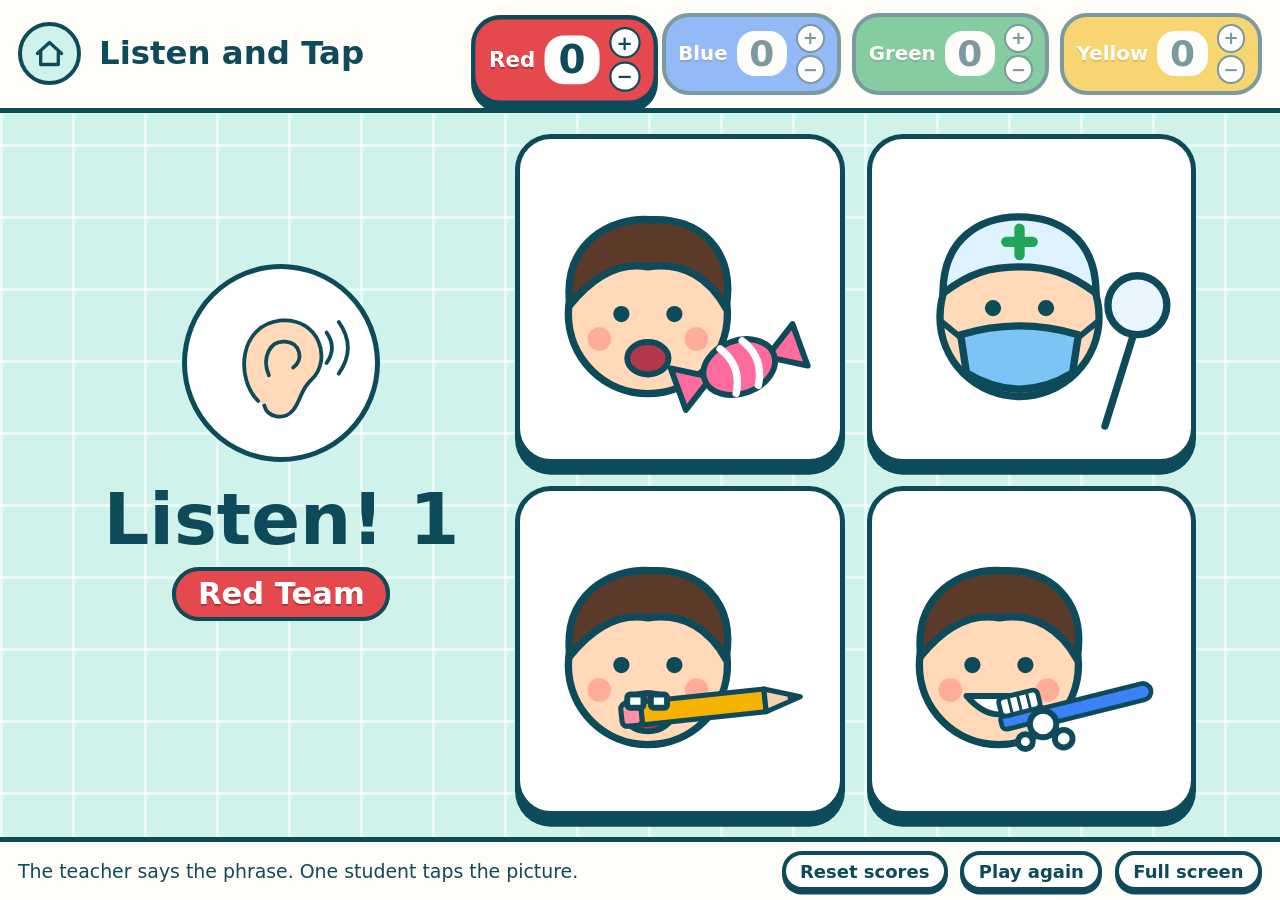
<file: game2-listen-and-tap.html>
<!doctype html>
<html lang="en">
<head>
<meta charset="utf-8">
<meta name="viewport" content="width=device-width, initial-scale=1">
<title>Listen and Tap | Dental Care Games</title>
<style>
:root{
  --ink:#0E4B5A; --mint:#CFF3EA; --mint-deep:#9FE3D3; --enamel:#FFFDF7; --good:#22A55B; --bad:#E5484D; --sun:#FFC83D;
  --red:#E5484D; --blue:#3B82F6; --green:#22A55B; --yellow:#F2B705;
  --font: ui-rounded, "Arial Rounded MT Bold", "Nunito", "Trebuchet MS", "Segoe UI", system-ui, sans-serif;
}
*{box-sizing:border-box}
html,body{height:100%;margin:0}
body{
  font-family:var(--font); color:var(--ink); background-color:var(--mint);
  background-image:linear-gradient(rgba(255,255,255,.55) 3px,transparent 3px),linear-gradient(90deg,rgba(255,255,255,.55) 3px,transparent 3px);
  background-size:72px 72px; display:flex; flex-direction:column; overflow:hidden; user-select:none; -webkit-user-select:none;
}
button{font-family:inherit;color:inherit;cursor:pointer}
button:focus-visible,a:focus-visible{outline:5px solid var(--sun);outline-offset:3px}
.art{display:block;width:100%;height:100%}

/* top bar */
.bar{display:flex;align-items:center;gap:2vmin;padding:1.4vmin 2vmin;background:var(--enamel);border-bottom:.6vmin solid var(--ink)}
.bar h1{font-size:clamp(18px,3.6vmin,44px);margin:0;line-height:1.1;flex:0 1 auto}
.home{flex:none;width:7vmin;height:7vmin;min-width:44px;min-height:44px;border-radius:50%;background:var(--mint);border:.5vmin solid var(--ink);display:grid;place-items:center;text-decoration:none}
.home svg{width:60%;height:60%}
#teams{margin-left:auto;display:flex;gap:1.2vmin}
.team{position:relative;display:flex;align-items:center;gap:1vmin;padding:.8vmin 1.4vmin;border-radius:3vmin;border:.5vmin solid var(--ink);background:var(--c);color:#fff;font-weight:700;opacity:.55;transition:transform .2s,opacity .2s}
.team.on{opacity:1;transform:translateY(.6vmin) scale(1.08);box-shadow:0 .8vmin 0 var(--ink)}
.team .nm{font-size:clamp(12px,2.2vmin,26px);text-shadow:0 2px 0 rgba(0,0,0,.25)}
.team .sc{font-size:clamp(18px,4vmin,48px);min-width:1.4em;text-align:center;background:#fff;color:var(--ink);border-radius:2vmin;padding:0 .8vmin;line-height:1.25}
.team .adj{display:flex;flex-direction:column;gap:.3vmin}
.team .adj button{width:3.2vmin;height:3.2vmin;min-width:22px;min-height:22px;border-radius:50%;border:.3vmin solid var(--ink);background:#fff;color:var(--ink);font-size:clamp(11px,2vmin,20px);line-height:1;padding:0;font-weight:800}
.team.pop .sc{animation:pop .5s}
@keyframes pop{40%{transform:scale(1.5)}}

/* stage */
#stage{flex:1;min-height:0;position:relative;display:flex;align-items:center;justify-content:center;padding:2.4vmin}
.foot{display:flex;align-items:center;gap:1.4vmin;padding:1vmin 2vmin;background:var(--enamel);border-top:.6vmin solid var(--ink);font-size:clamp(12px,2.1vmin,22px)}
.foot .sp{flex:1}
.btn{border:.5vmin solid var(--ink);background:#fff;border-radius:3vmin;padding:1vmin 2.4vmin;font-size:clamp(14px,2.6vmin,30px);font-weight:700;box-shadow:0 .7vmin 0 var(--ink);transition:transform .08s,box-shadow .08s}
.btn:active{transform:translateY(.5vmin);box-shadow:0 .2vmin 0 var(--ink)}
.btn.small{font-size:clamp(12px,2vmin,20px);padding:.6vmin 1.6vmin;box-shadow:0 .4vmin 0 var(--ink)}
.btn.go{background:var(--sun)}
a.btn{color:var(--ink);text-decoration:none;display:inline-block}
.btn.good{background:var(--good);color:#fff}
.btn.bad{background:var(--bad);color:#fff}
.btn[disabled]{opacity:.45;cursor:default}
.card{background:var(--enamel);border:.6vmin solid var(--ink);border-radius:4vmin;box-shadow:0 1.2vmin 0 var(--ink)}
.turn{font-size:clamp(16px,3.4vmin,40px);font-weight:700;padding:.6vmin 2.4vmin;border-radius:3vmin;border:.5vmin solid var(--ink);background:var(--c);color:#fff;text-shadow:0 2px 0 rgba(0,0,0,.25)}
.big{font-size:clamp(28px,8vmin,110px);font-weight:800;line-height:1}
.phrase{font-size:clamp(20px,5vmin,64px);font-weight:700}
.goodc{color:var(--good)} .badc{color:var(--bad)}
.hidden{display:none !important}
.shake{animation:shake .4s}
@keyframes shake{20%{transform:translateX(-2vmin)}40%{transform:translateX(2vmin)}60%{transform:translateX(-1.2vmin)}80%{transform:translateX(1.2vmin)}}
.pulse{animation:pulse .6s}
@keyframes pulse{50%{transform:scale(1.05)}}

/* overlay */
.over{position:absolute;inset:0;background:rgba(14,75,90,.55);display:flex;align-items:center;justify-content:center;padding:3vmin;z-index:5}
.panel{width:min(100%,150vmin);max-height:100%;padding:3vmin 4vmin;display:flex;flex-direction:column;align-items:center;gap:2vmin;text-align:center}
.finish h2{font-size:clamp(28px,7vmin,96px);margin:0}
.finish .rows{display:flex;gap:2vmin;align-items:flex-end}
.finish .res{display:flex;flex-direction:column;align-items:center;gap:1vmin;font-weight:700;font-size:clamp(14px,2.8vmin,32px)}
.finish .res .col{width:13vmin;border:.5vmin solid var(--ink);border-radius:2vmin 2vmin 0 0;background:var(--c);display:flex;align-items:flex-start;justify-content:center;color:#fff;font-size:clamp(22px,5vmin,64px);padding-top:.6vmin;text-shadow:0 2px 0 rgba(0,0,0,.25)}
.finish .crown{width:9vmin;height:9vmin}
.stars{position:absolute;inset:0;pointer-events:none;overflow:hidden;z-index:6}
.stars i{position:absolute;width:5vmin;height:5vmin;animation:fly 1.1s ease-out forwards}
@keyframes fly{to{transform:translate(var(--dx),var(--dy)) rotate(260deg) scale(.4);opacity:0}}
@media (prefers-reduced-motion:reduce){*{animation-duration:.01s !important;transition-duration:.01s !important}}

.g2{width:100%;height:100%;display:flex;gap:4vmin;align-items:center;justify-content:center}
.side{flex:0 0 32%;display:flex;flex-direction:column;align-items:center;gap:2.4vmin;text-align:center}
.earbox{width:22vmin;height:22vmin;background:#fff;border:.6vmin solid var(--ink);border-radius:50%;padding:2vmin}
.opts{height:100%;aspect-ratio:1;max-width:60%;display:grid;grid-template-columns:1fr 1fr;grid-template-rows:1fr 1fr;gap:2.4vmin}
.opt{border:.6vmin solid var(--ink);border-radius:4vmin;background:#fff;box-shadow:0 1.2vmin 0 var(--ink);padding:1.4vmin;min-height:0}
.opt:active{transform:translateY(.8vmin);box-shadow:0 .4vmin 0 var(--ink)}
.opt.right{border-color:var(--good);border-width:1.4vmin;background:#E9FBEF}
.opt.wrong{opacity:.35;box-shadow:none}

</style>
</head>
<body>
<header class="bar">
  <a class="home" href="index.html" aria-label="All games"><svg viewBox="0 0 60 60" aria-hidden="true"><path d="M8 30 L30 10 L52 30 M14 26 V50 H46 V26" fill="none" stroke="#0E4B5A" stroke-width="6" stroke-linecap="round" stroke-linejoin="round"/></svg></a>
  <h1>Listen and Tap</h1>
  <div id="teams"></div>
</header>
<main id="stage">
<div class="g2">
  <div class="side">
    <div class="earbox" data-art="ear"></div>
    <div class="big" id="qn">Listen! 1</div>
    <div id="who"></div>
    <div class="phrase goodc" id="said">&nbsp;</div>
    <button class="btn go hidden" id="next">Next</button>
  </div>
  <div class="opts" id="opts"></div>
</div>

</main>
<footer class="foot">
  <span>The teacher says the phrase. One student taps the picture.</span><span class="sp"></span>
  <button class="btn small" id="btnScores">Reset scores</button>
  <button class="btn small" id="btnAgain">Play again</button>
  <button class="btn small" id="btnFull">Full screen</button>
</footer>
<script>
// Original pictures for the Dental Care games. Every picture is drawn in a 200 x 200 box.
const INK = '#0E4B5A';
const S = `stroke="${INK}" stroke-width="5" stroke-linejoin="round" stroke-linecap="round"`;
const S4 = `stroke="${INK}" stroke-width="4" stroke-linejoin="round" stroke-linecap="round"`;

const TOOTH_PATH = 'M60 36 C36 36 26 60 31 92 C35 122 42 150 55 170 C64 183 75 171 79 150 C83 131 90 124 100 124 C110 124 117 131 121 150 C125 171 136 183 145 170 C158 150 165 122 169 92 C174 60 164 36 140 36 C124 36 116 46 100 46 C84 46 76 36 60 36 Z';

function toothShape(fill) { return `<path d="${TOOTH_PATH}" fill="${fill}" ${S}/>`; }

function kid(mouth) {
  return `<circle cx="78" cy="110" r="54" fill="#FFD9B8" ${S}/>
  <path d="M25 104 C20 62 52 44 80 46 C112 44 138 66 131 106 C120 86 102 74 78 78 C56 74 38 88 25 104 Z" fill="#5B3A29" ${S}/>
  <circle cx="60" cy="110" r="5.5" fill="${INK}"/><circle cx="96" cy="110" r="5.5" fill="${INK}"/>
  <circle cx="45" cy="127" r="8" fill="#FF9E8F" opacity=".75"/><circle cx="111" cy="127" r="8" fill="#FF9E8F" opacity=".75"/>
  ${mouth}`;
}
const MOUTH_SMILE = `<path d="M56 131 Q78 156 100 131 Z" fill="#fff" ${S4}/>`;
const MOUTH_OPEN = `<ellipse cx="78" cy="140" rx="14" ry="11" fill="#B3364A" ${S4}/>`;

function candy(x, y, r, color, scale) {
  return `<g transform="translate(${x},${y}) rotate(${r}) scale(${scale || 1})">
    <path d="M-20 0 L-44 -15 L-44 15 Z" fill="${color}" ${S4}/><path d="M20 0 L44 -15 L44 15 Z" fill="${color}" ${S4}/>
    <ellipse rx="25" ry="18" fill="${color}" ${S4}/>
    <path d="M-8 -16 Q2 0 -8 16 M8 -16 Q18 0 8 16" fill="none" stroke="#fff" stroke-width="5" stroke-linecap="round"/></g>`;
}
function toothbrush(x, y, r, scale) {
  return `<g transform="translate(${x},${y}) rotate(${r}) scale(${scale || 1})">
    <rect x="20" y="-7" width="100" height="14" rx="7" fill="#3B82F6" ${S4}/>
    <rect x="-10" y="-9" width="38" height="12" rx="4" fill="#3B82F6" ${S4}/>
    <rect x="-8" y="-24" width="34" height="16" rx="4" fill="#fff" ${S4}/>
    <path d="M1 -24 V-9 M9 -24 V-9 M17 -24 V-9" stroke="${INK}" stroke-width="2.5"/></g>`;
}
function pencil(x, y, r, scale, bites) {
  const marks = bites ? `<path d="M30 -9 a7 7 0 0 0 14 0 Z M52 -9 a7 7 0 0 0 14 0 Z M40 9 a7 7 0 0 1 14 0 Z" fill="#8A5A2B" ${S4}/>` : '';
  return `<g transform="translate(${x},${y}) rotate(${r}) scale(${scale || 1})">
    <rect x="-14" y="-9" width="16" height="18" rx="4" fill="#FF8FA3" ${S4}/>
    <rect x="2" y="-9" width="98" height="18" fill="#F5B300" ${S4}/>
    <path d="M100 -9 L128 0 L100 9 Z" fill="#F3D2A9" ${S4}/><path d="M118 -3.4 L128 0 L118 3.4 Z" fill="${INK}"/>
    ${marks}</g>`;
}
function star(cx, cy, r, fill) {
  let d = '';
  for (let i = 0; i < 10; i++) {
    const a = -Math.PI / 2 + i * Math.PI / 5, rr = i % 2 ? r * 0.45 : r;
    d += (i ? 'L' : 'M') + (cx + rr * Math.cos(a)).toFixed(1) + ' ' + (cy + rr * Math.sin(a)).toFixed(1) + ' ';
  }
  return `<path d="${d}Z" fill="${fill || '#FFC83D'}" ${S4}/>`;
}
function calendar(marks) {
  let cells = '';
  const pos = [[44, 92], [82, 92], [120, 92], [158, 92], [63, 132], [101, 132], [139, 132]];
  pos.forEach(([x, y]) => {
    cells += `<rect x="${x - 16}" y="${y - 16}" width="32" height="32" rx="6" fill="#fff" ${S4}/>`;
    cells += marks === 'stars' ? star(x, y, 11, '#FFC83D').replace('stroke-width="4"', 'stroke-width="2.5"')
      : `<path d="M${x - 8} ${y} l6 7 l11 -13" fill="none" stroke="#22A55B" stroke-width="5" stroke-linecap="round" stroke-linejoin="round"/>`;
  });
  return `<rect x="18" y="34" width="166" height="136" rx="14" fill="#EAF6FF" ${S}/>
    <path d="M18 66 H184 V48 a14 14 0 0 0 -14 -14 H32 a14 14 0 0 0 -14 14 Z" fill="#E5484D" ${S}/>
    <path d="M56 24 V46 M146 24 V46" ${S}/>${cells}`;
}

const ART = {
  toothHappy: () => `${toothShape('#FFFFFF')}
    <circle cx="80" cy="80" r="6" fill="${INK}"/><circle cx="120" cy="80" r="6" fill="${INK}"/>
    <path d="M78 98 Q100 120 122 98" fill="none" ${S}/>
    <circle cx="64" cy="96" r="8" fill="#FF9E8F" opacity=".7"/><circle cx="136" cy="96" r="8" fill="#FF9E8F" opacity=".7"/>
    ${star(160, 40, 15)}${star(36, 34, 10)}`,
  toothSad: () => `${toothShape('#E9DFA8')}
    <path d="M72 76 l14 6 M128 76 l-14 6" ${S}/>
    <circle cx="80" cy="88" r="5.5" fill="${INK}"/><circle cx="120" cy="88" r="5.5" fill="${INK}"/>
    <path d="M80 114 Q100 98 120 114" fill="none" ${S}/>
    <ellipse cx="62" cy="64" rx="9" ry="7" fill="#7A5B2E"/><ellipse cx="140" cy="108" rx="8" ry="10" fill="#7A5B2E"/><circle cx="104" cy="60" r="5" fill="#7A5B2E"/>
    <path d="M150 62 q8 14 0 20 q-8 -6 0 -20 Z" fill="#7CC4F5" ${S4}/>`,
  brushA: () => `${kid(MOUTH_SMILE)}${toothbrush(88, 150, -14, 0.8)}
    <circle cx="108" cy="150" r="9" fill="#fff" ${S4}/><circle cx="122" cy="160" r="6" fill="#fff" ${S4}/><circle cx="96" cy="162" r="5" fill="#fff" ${S4}/>`,
  brushB: () => `${toothbrush(40, 78, 18, 1.15)}
    <g transform="translate(60,140) rotate(-10)"><rect x="0" y="-22" width="92" height="44" rx="8" fill="#fff" ${S}/>
    <rect x="16" y="-22" width="40" height="44" fill="#2EC4B6" ${S4}/><rect x="92" y="-12" width="18" height="24" rx="4" fill="#E5484D" ${S4}/>
    <path d="M110 0 q16 -14 26 0 q-12 12 -26 0 Z" fill="#fff" ${S4}/></g>`,
  candyA: () => `${kid(MOUTH_OPEN)}${candy(140, 146, -20, '#FF6B9D')}`,
  candyB: () => `<path d="M118 108 L150 180" ${S}/>
    <circle cx="106" cy="76" r="44" fill="#FF6B9D" ${S}/>
    <path d="M106 76 m0 -8 a8 8 0 1 1 -8 8 a18 18 0 1 1 18 18 a28 28 0 1 1 -28 -28" fill="none" stroke="#fff" stroke-width="6" stroke-linecap="round"/>
    ${candy(52, 154, 14, '#FFC83D', 0.8)}${candy(160, 62, -30, '#7CC4F5', 0.62)}`,
  dentistA: () => `<circle cx="92" cy="112" r="54" fill="#FFD9B8" ${S}/>
    <path d="M40 96 C40 58 66 44 92 44 C118 44 144 58 144 96 C126 82 112 78 92 78 C72 78 58 82 40 96 Z" fill="#DFF3FF" ${S}/>
    <path d="M92 52 v18 M83 61 h18" stroke="#22A55B" stroke-width="7" stroke-linecap="round"/>
    <circle cx="74" cy="106" r="5.5" fill="${INK}"/><circle cx="110" cy="106" r="5.5" fill="${INK}"/>
    <path d="M52 124 Q92 112 132 124 L128 150 Q92 172 56 150 Z" fill="#7CC4F5" ${S}/>
    <path d="M52 126 L40 116 M132 126 L144 116" ${S4}/>
    <path d="M150 186 L170 122" ${S}/><circle cx="172" cy="104" r="20" fill="#EAF6FF" ${S}/>`,
  dentistB: () => `<g transform="translate(-14,12) scale(.86)">${toothShape('#FFFFFF')}
    <circle cx="80" cy="82" r="6" fill="${INK}"/><circle cx="120" cy="82" r="6" fill="${INK}"/><path d="M80 100 Q100 118 120 100" fill="none" ${S}/></g>
    <path d="M132 188 L158 108" ${S}/><circle cx="162" cy="90" r="24" fill="#EAF6FF" ${S}/>
    <circle cx="44" cy="44" r="26" fill="#22A55B" ${S4}/><path d="M44 30 v28 M30 44 h28" stroke="#fff" stroke-width="9" stroke-linecap="round"/>`,
  pencilA: () => `${kid(`<ellipse cx="78" cy="142" rx="17" ry="13" fill="#B3364A" ${S4}/>`)}${pencil(72, 143, -6, 0.86)}
    <rect x="64" y="130" width="11" height="9" rx="2" fill="#fff" ${S4}/><rect x="80" y="130" width="11" height="9" rx="2" fill="#fff" ${S4}/>`,
  pencilB: () => `${pencil(38, 150, -38, 1.18, true)}
    <path d="M36 44 l10 12 M60 30 l4 15 M20 66 l14 6" ${S}/>`,
  apple: () => `${kid(MOUTH_OPEN)}
    <path d="M148 120 C128 104 104 122 110 150 C114 172 132 184 148 176 C164 184 182 172 186 150 C192 122 168 104 148 120 Z" fill="#E5484D" ${S}/>
    <path d="M148 120 q-2 -16 10 -22" fill="none" ${S}/><path d="M158 100 q16 -10 24 2 q-14 10 -24 -2 Z" fill="#22A55B" ${S4}/>`,
  soda: () => `${kid(MOUTH_OPEN)}
    <path d="M118 112 L182 112 L172 186 L128 186 Z" fill="#8A4B2A" ${S}/>
    <path d="M118 112 L182 112 L179 132 L121 132 Z" fill="#fff" ${S4}/>
    <circle cx="140" cy="152" r="5" fill="#fff" opacity=".8"/><circle cx="158" cy="168" r="4" fill="#fff" opacity=".8"/><circle cx="160" cy="146" r="3" fill="#fff" opacity=".8"/>
    <path d="M150 122 L138 96 L96 140" fill="none" stroke="#E5484D" stroke-width="7" stroke-linecap="round" stroke-linejoin="round"/>`,
  milk: () => `${kid(MOUTH_SMILE)}
    <path d="M122 104 L180 104 L174 186 L128 186 Z" fill="#EAF6FF" ${S}/>
    <path d="M124 128 L178 128 L174 186 L128 186 Z" fill="#fff" ${S4}/>
    <path d="M58 133 q20 -10 40 0" fill="none" stroke="#fff" stroke-width="7" stroke-linecap="round"/>`,
  chocolate: () => `${kid(MOUTH_OPEN)}
    <g transform="translate(146,146) rotate(14)"><rect x="-34" y="-44" width="68" height="88" rx="6" fill="#6B3E26" ${S}/>
    <path d="M-34 -14 H34 M-34 16 H34 M0 -44 V44" stroke="#8A5A3C" stroke-width="5"/>
    <path d="M-34 10 H34 V44 a6 6 0 0 1 -6 6 H-28 a6 6 0 0 1 -6 -6 Z" fill="#F5B300" ${S4} transform="translate(0,-6)"/></g>`,
  sun: () => `<g ${S}><path d="M100 14 V34 M100 166 V186 M14 100 H34 M166 100 H186 M39 39 L53 53 M147 147 L161 161 M39 161 L53 147 M147 53 L161 39"/></g>
    <circle cx="100" cy="100" r="52" fill="#FFC83D" ${S}/>
    <circle cx="82" cy="92" r="6" fill="${INK}"/><circle cx="118" cy="92" r="6" fill="${INK}"/><path d="M80 110 Q100 130 120 110" fill="none" ${S}/>`,
  plate: () => `<circle cx="100" cy="104" r="62" fill="#fff" ${S}/><circle cx="100" cy="104" r="40" fill="#EAF6FF" ${S4}/>
    <circle cx="88" cy="96" r="4" fill="#C98A4B"/><circle cx="112" cy="112" r="3.5" fill="#C98A4B"/><circle cx="104" cy="92" r="3" fill="#C98A4B"/>
    <path d="M20 40 V84 M10 40 V68 a10 10 0 0 0 20 0 V40 M20 84 V172" fill="none" ${S}/>
    <path d="M180 172 V92 M180 92 c-14 -8 -14 -44 0 -54 c14 10 14 46 0 54 Z" fill="#EAF6FF" ${S}/>`,
  calendar: () => calendar('ticks'),
  calendarStars: () => calendar('stars'),
  star: () => `${star(100, 104, 78)}<circle cx="84" cy="98" r="6" fill="${INK}"/><circle cx="116" cy="98" r="6" fill="${INK}"/><path d="M84 116 Q100 132 116 116" fill="none" ${S}/>`,
  ear: () => `<path d="M70 150 C40 120 44 50 100 44 C150 40 168 96 140 122 C126 134 126 150 116 162 C104 176 82 172 78 156" fill="#FFD9B8" ${S}/>
    <path d="M84 116 C74 92 86 70 106 72 C126 74 130 96 116 106" fill="none" ${S}/>
    <path d="M160 60 q14 20 0 40 M176 46 q24 34 0 68" fill="none" ${S}/>`,
  thumbUp: () => `<path d="M40 96 H72 V172 H40 Z" fill="#fff" ${S}/><path d="M72 100 C92 86 96 62 96 40 C116 36 124 58 116 86 H152 C170 86 170 108 158 110 C170 114 168 132 154 134 C164 140 160 156 148 156 C154 164 148 174 136 174 H96 C84 174 80 168 72 166 Z" fill="#FFD9B8" ${S}/>`,
};

function artInner(key) { return (ART[key] || ART.star)(); }
function art(key, cls) { return `<svg class="art ${cls || ''}" viewBox="0 0 200 200" aria-hidden="true">${artInner(key)}</svg>`; }

// Shared engine: four teams, scores kept between games, sounds, finish screen.
const TEAMS = [
  { name: 'Red', color: 'var(--red)' }, { name: 'Blue', color: 'var(--blue)' },
  { name: 'Green', color: 'var(--green)' }, { name: 'Yellow', color: 'var(--yellow)' },
];
const store = {
  get(k, d) { try { const v = localStorage.getItem(k); return v === null ? d : JSON.parse(v); } catch (e) { return d; } },
  set(k, v) { try { localStorage.setItem(k, JSON.stringify(v)); } catch (e) { /* storage blocked: scores stay for this page only */ } },
};
let scores = store.get('dentalCareScores', [0, 0, 0, 0]);
if (!Array.isArray(scores) || scores.length !== 4) scores = [0, 0, 0, 0];
let turn = 0;
const $ = (s, el) => (el || document).querySelector(s);
const el = (html) => { const t = document.createElement('template'); t.innerHTML = html.trim(); return t.content.firstChild; };

function renderTeams() {
  const box = $('#teams'); if (!box) return;
  box.innerHTML = TEAMS.map((t, i) => `<div class="team ${i === turn ? 'on' : ''}" style="--c:${t.color}" data-i="${i}">
    <span class="nm">${t.name}</span><span class="sc">${scores[i]}</span>
    <span class="adj"><button data-d="1" aria-label="Add a point to ${t.name} Team">+</button><button data-d="-1" aria-label="Take a point from ${t.name} Team">−</button></span></div>`).join('');
}
function addPoint(i, n) {
  scores[i] = Math.max(0, scores[i] + (n === undefined ? 1 : n)); store.set('dentalCareScores', scores); renderTeams();
  const t = document.querySelector(`.team[data-i="${i}"]`); if (t) t.classList.add('pop');
}
function setTurn(i) { turn = i % 4; renderTeams(); document.dispatchEvent(new CustomEvent('turn')); }
function nextTurn() { setTurn(turn + 1); }
function turnChip() { return `<span class="turn" style="--c:${TEAMS[turn].color}">${TEAMS[turn].name} Team</span>`; }

let AC;
function tone(freq, dur, type, when, gain) {
  try {
    AC = AC || new (window.AudioContext || window.webkitAudioContext)();
    const o = AC.createOscillator(), g = AC.createGain();
    o.type = type || 'sine'; o.frequency.value = freq; o.connect(g); g.connect(AC.destination);
    const t = AC.currentTime + (when || 0);
    g.gain.setValueAtTime(gain || 0.16, t); g.gain.exponentialRampToValueAtTime(0.001, t + dur);
    o.start(t); o.stop(t + dur);
  } catch (e) { /* no sound available */ }
}
const sfx = {
  good() { tone(523, .15); tone(659, .15, 'sine', .12); tone(784, .3, 'sine', .24); },
  bad() { tone(196, .25, 'sawtooth', 0, .07); tone(147, .35, 'sawtooth', .18, .07); },
  tap() { tone(440, .07, 'triangle'); },
  tick() { tone(880, .05, 'square', 0, .05); },
  win() { [523, 659, 784, 1047, 1319].forEach((f, i) => tone(f, .25, 'triangle', i * .14)); },
};

function burst() {
  const box = el('<div class="stars"></div>');
  for (let i = 0; i < 14; i++) {
    const a = Math.random() * Math.PI * 2, d = 25 + Math.random() * 30;
    const s = el(`<i style="left:50%;top:45%;--dx:${(Math.cos(a) * d).toFixed(0)}vmin;--dy:${(Math.sin(a) * d).toFixed(0)}vmin"><svg viewBox="0 0 200 200">${star(100, 100, 90)}</svg></i>`);
    box.appendChild(s);
  }
  $('#stage').appendChild(box); setTimeout(() => box.remove(), 1200);
}

function showFinish(title) {
  const max = Math.max.apply(null, scores);
  const rows = TEAMS.map((t, i) => `<div class="res">${scores[i] === max && max > 0 ? `<svg class="crown" viewBox="0 0 200 200">${star(100, 100, 90)}</svg>` : '<span class="crown"></span>'}
    <div class="col" style="--c:${t.color};height:${8 + (max ? scores[i] / max : 0) * 22}vmin">${scores[i]}</div><span>${t.name}</span></div>`).join('');
  const o = el(`<div class="over"><div class="panel card finish"><h2>${title || 'Great job!'}</h2><div class="rows">${rows}</div>
    <div style="display:flex;gap:2vmin"><button class="btn" id="finAgain">Play again</button><a class="btn go" href="index.html" style="text-decoration:none">All games</a></div></div></div>`);
  $('#stage').appendChild(o); $('#finAgain').onclick = () => location.reload(); sfx.win(); burst();
}

document.addEventListener('DOMContentLoaded', () => {
  renderTeams();
  const box = $('#teams');
  if (box) box.addEventListener('click', (e) => {
    const b = e.target.closest('button'); if (!b) return;
    addPoint(+b.closest('.team').dataset.i, +b.dataset.d); sfx.tap();
  });
  const again = $('#btnAgain'); if (again) again.onclick = () => location.reload();
  const full = $('#btnFull'); if (full) full.onclick = () => {
    if (document.fullscreenElement) document.exitFullscreen(); else if (document.documentElement.requestFullscreen) document.documentElement.requestFullscreen().catch(() => {});
  };
  const rs = $('#btnScores'); let armed = 0;
  if (rs) rs.onclick = () => {
    if (Date.now() - armed < 3000) { scores = [0, 0, 0, 0]; store.set('dentalCareScores', scores); renderTeams(); rs.textContent = 'Scores are 0'; armed = 0; setTimeout(() => { rs.textContent = 'Reset scores'; }, 1500); }
    else { armed = Date.now(); rs.textContent = 'Tap again to reset'; setTimeout(() => { if (armed) { rs.textContent = 'Reset scores'; armed = 0; } }, 3000); }
  };
});

const PHRASE = { brushA: 'brush your teeth', candyA: 'eat candy', dentistA: 'go to see the dentist', pencilA: 'chew on pencils' };
const QS = [
  { t: 'dentistA', o: ['candyA', 'dentistA', 'pencilA', 'brushA'] },
  { t: 'candyA', o: ['brushA', 'pencilA', 'candyA', 'dentistA'] },
  { t: 'pencilA', o: ['pencilA', 'brushA', 'dentistA', 'candyA'] },
  { t: 'brushA', o: ['dentistA', 'candyA', 'brushA', 'pencilA'] },
];
let q = 0, first = true, locked = false;
document.querySelectorAll('[data-art]').forEach((n) => { n.innerHTML = art(n.dataset.art); });
function draw() {
  first = true; locked = false;
  $('#qn').textContent = `Listen! ${q + 1}`; $('#who').innerHTML = turnChip(); $('#said').innerHTML = '&nbsp;'; $('#next').classList.add('hidden');
  $('#opts').innerHTML = QS[q].o.map((k) => `<button class="opt" data-k="${k}" aria-label="Picture">${art(k)}</button>`).join('');
}
$('#opts').addEventListener('click', (e) => {
  const b = e.target.closest('button.opt'); if (!b || locked || b.classList.contains('wrong')) return;
  if (b.dataset.k === QS[q].t) {
    locked = true; b.classList.add('right', 'pulse'); $('#said').textContent = PHRASE[QS[q].t];
    if (first) { addPoint(turn); burst(); } sfx.good();
    $('#next').textContent = q === QS.length - 1 ? 'Finish' : 'Next'; $('#next').classList.remove('hidden');
  } else { first = false; b.classList.add('wrong', 'shake'); sfx.bad(); }
});
$('#next').onclick = () => { q++; if (q >= QS.length) { $('#next').classList.add('hidden'); showFinish('Well done!'); } else { nextTurn(); draw(); } };
draw();

</script>
</body>
</html>
</file>
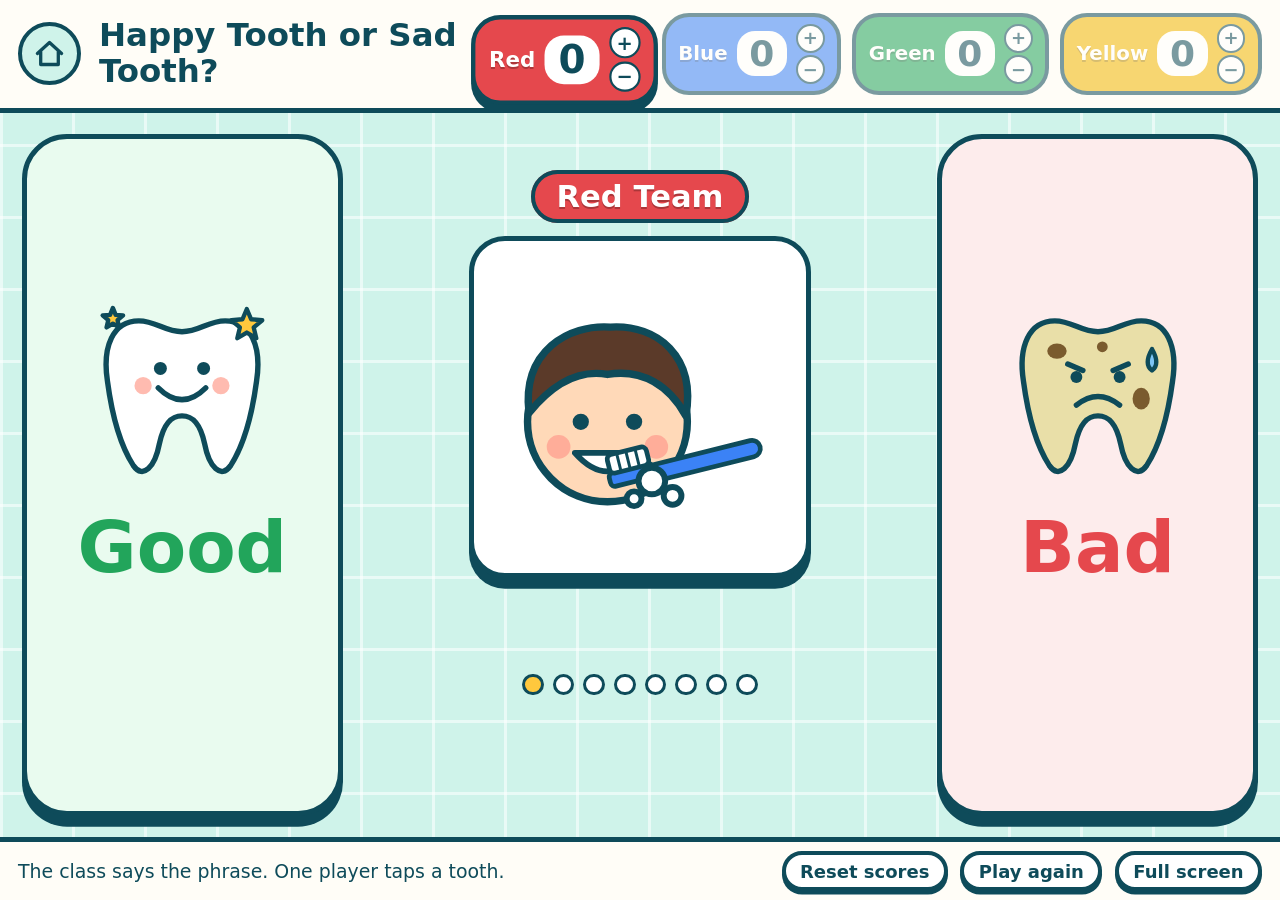
<file: game3-happy-or-sad-tooth.html>
<!doctype html>
<html lang="en">
<head>
<meta charset="utf-8">
<meta name="viewport" content="width=device-width, initial-scale=1">
<title>Happy Tooth or Sad Tooth? | Dental Care Games</title>
<style>
:root{
  --ink:#0E4B5A; --mint:#CFF3EA; --mint-deep:#9FE3D3; --enamel:#FFFDF7; --good:#22A55B; --bad:#E5484D; --sun:#FFC83D;
  --red:#E5484D; --blue:#3B82F6; --green:#22A55B; --yellow:#F2B705;
  --font: ui-rounded, "Arial Rounded MT Bold", "Nunito", "Trebuchet MS", "Segoe UI", system-ui, sans-serif;
}
*{box-sizing:border-box}
html,body{height:100%;margin:0}
body{
  font-family:var(--font); color:var(--ink); background-color:var(--mint);
  background-image:linear-gradient(rgba(255,255,255,.55) 3px,transparent 3px),linear-gradient(90deg,rgba(255,255,255,.55) 3px,transparent 3px);
  background-size:72px 72px; display:flex; flex-direction:column; overflow:hidden; user-select:none; -webkit-user-select:none;
}
button{font-family:inherit;color:inherit;cursor:pointer}
button:focus-visible,a:focus-visible{outline:5px solid var(--sun);outline-offset:3px}
.art{display:block;width:100%;height:100%}

/* top bar */
.bar{display:flex;align-items:center;gap:2vmin;padding:1.4vmin 2vmin;background:var(--enamel);border-bottom:.6vmin solid var(--ink)}
.bar h1{font-size:clamp(18px,3.6vmin,44px);margin:0;line-height:1.1;flex:0 1 auto}
.home{flex:none;width:7vmin;height:7vmin;min-width:44px;min-height:44px;border-radius:50%;background:var(--mint);border:.5vmin solid var(--ink);display:grid;place-items:center;text-decoration:none}
.home svg{width:60%;height:60%}
#teams{margin-left:auto;display:flex;gap:1.2vmin}
.team{position:relative;display:flex;align-items:center;gap:1vmin;padding:.8vmin 1.4vmin;border-radius:3vmin;border:.5vmin solid var(--ink);background:var(--c);color:#fff;font-weight:700;opacity:.55;transition:transform .2s,opacity .2s}
.team.on{opacity:1;transform:translateY(.6vmin) scale(1.08);box-shadow:0 .8vmin 0 var(--ink)}
.team .nm{font-size:clamp(12px,2.2vmin,26px);text-shadow:0 2px 0 rgba(0,0,0,.25)}
.team .sc{font-size:clamp(18px,4vmin,48px);min-width:1.4em;text-align:center;background:#fff;color:var(--ink);border-radius:2vmin;padding:0 .8vmin;line-height:1.25}
.team .adj{display:flex;flex-direction:column;gap:.3vmin}
.team .adj button{width:3.2vmin;height:3.2vmin;min-width:22px;min-height:22px;border-radius:50%;border:.3vmin solid var(--ink);background:#fff;color:var(--ink);font-size:clamp(11px,2vmin,20px);line-height:1;padding:0;font-weight:800}
.team.pop .sc{animation:pop .5s}
@keyframes pop{40%{transform:scale(1.5)}}

/* stage */
#stage{flex:1;min-height:0;position:relative;display:flex;align-items:center;justify-content:center;padding:2.4vmin}
.foot{display:flex;align-items:center;gap:1.4vmin;padding:1vmin 2vmin;background:var(--enamel);border-top:.6vmin solid var(--ink);font-size:clamp(12px,2.1vmin,22px)}
.foot .sp{flex:1}
.btn{border:.5vmin solid var(--ink);background:#fff;border-radius:3vmin;padding:1vmin 2.4vmin;font-size:clamp(14px,2.6vmin,30px);font-weight:700;box-shadow:0 .7vmin 0 var(--ink);transition:transform .08s,box-shadow .08s}
.btn:active{transform:translateY(.5vmin);box-shadow:0 .2vmin 0 var(--ink)}
.btn.small{font-size:clamp(12px,2vmin,20px);padding:.6vmin 1.6vmin;box-shadow:0 .4vmin 0 var(--ink)}
.btn.go{background:var(--sun)}
a.btn{color:var(--ink);text-decoration:none;display:inline-block}
.btn.good{background:var(--good);color:#fff}
.btn.bad{background:var(--bad);color:#fff}
.btn[disabled]{opacity:.45;cursor:default}
.card{background:var(--enamel);border:.6vmin solid var(--ink);border-radius:4vmin;box-shadow:0 1.2vmin 0 var(--ink)}
.turn{font-size:clamp(16px,3.4vmin,40px);font-weight:700;padding:.6vmin 2.4vmin;border-radius:3vmin;border:.5vmin solid var(--ink);background:var(--c);color:#fff;text-shadow:0 2px 0 rgba(0,0,0,.25)}
.big{font-size:clamp(28px,8vmin,110px);font-weight:800;line-height:1}
.phrase{font-size:clamp(20px,5vmin,64px);font-weight:700}
.goodc{color:var(--good)} .badc{color:var(--bad)}
.hidden{display:none !important}
.shake{animation:shake .4s}
@keyframes shake{20%{transform:translateX(-2vmin)}40%{transform:translateX(2vmin)}60%{transform:translateX(-1.2vmin)}80%{transform:translateX(1.2vmin)}}
.pulse{animation:pulse .6s}
@keyframes pulse{50%{transform:scale(1.05)}}

/* overlay */
.over{position:absolute;inset:0;background:rgba(14,75,90,.55);display:flex;align-items:center;justify-content:center;padding:3vmin;z-index:5}
.panel{width:min(100%,150vmin);max-height:100%;padding:3vmin 4vmin;display:flex;flex-direction:column;align-items:center;gap:2vmin;text-align:center}
.finish h2{font-size:clamp(28px,7vmin,96px);margin:0}
.finish .rows{display:flex;gap:2vmin;align-items:flex-end}
.finish .res{display:flex;flex-direction:column;align-items:center;gap:1vmin;font-weight:700;font-size:clamp(14px,2.8vmin,32px)}
.finish .res .col{width:13vmin;border:.5vmin solid var(--ink);border-radius:2vmin 2vmin 0 0;background:var(--c);display:flex;align-items:flex-start;justify-content:center;color:#fff;font-size:clamp(22px,5vmin,64px);padding-top:.6vmin;text-shadow:0 2px 0 rgba(0,0,0,.25)}
.finish .crown{width:9vmin;height:9vmin}
.stars{position:absolute;inset:0;pointer-events:none;overflow:hidden;z-index:6}
.stars i{position:absolute;width:5vmin;height:5vmin;animation:fly 1.1s ease-out forwards}
@keyframes fly{to{transform:translate(var(--dx),var(--dy)) rotate(260deg) scale(.4);opacity:0}}
@media (prefers-reduced-motion:reduce){*{animation-duration:.01s !important;transition-duration:.01s !important}}

.g3{width:100%;height:100%;display:flex;gap:3vmin;align-items:stretch;justify-content:center}
.pile{flex:1 1 0;max-width:26%;display:flex;flex-direction:column;align-items:center;justify-content:center;gap:1.4vmin;border:.6vmin solid var(--ink);border-radius:5vmin;background:var(--enamel);box-shadow:0 1.2vmin 0 var(--ink);padding:2vmin}
.pile:active{transform:translateY(.8vmin);box-shadow:0 .4vmin 0 var(--ink)}
#good{background:#E9FBEF} #bad{background:#FDECEC}
.tooth{width:min(24vmin,90%);aspect-ratio:1}
.got{display:grid;grid-template-columns:repeat(2,1fr);gap:.8vmin;width:70%;min-height:8vmin}
.got svg{background:#fff;border:.3vmin solid var(--ink);border-radius:1.4vmin}
.mid{flex:1 1 0;display:flex;flex-direction:column;align-items:center;justify-content:center;gap:2.4vmin;min-width:0;text-align:center}
.cardpic{width:min(38vmin,84%);aspect-ratio:1;padding:2vmin;background:#fff}
.dots{display:flex;gap:1vmin}
.dots i{width:2.4vmin;height:2.4vmin;border-radius:50%;border:.4vmin solid var(--ink);background:#fff}
.dots i.d{background:var(--ink)} .dots i.c{background:var(--sun)}

</style>
</head>
<body>
<header class="bar">
  <a class="home" href="index.html" aria-label="All games"><svg viewBox="0 0 60 60" aria-hidden="true"><path d="M8 30 L30 10 L52 30 M14 26 V50 H46 V26" fill="none" stroke="#0E4B5A" stroke-width="6" stroke-linecap="round" stroke-linejoin="round"/></svg></a>
  <h1>Happy Tooth or Sad Tooth?</h1>
  <div id="teams"></div>
</header>
<main id="stage">
<div class="g3">
  <button class="pile" id="good" data-v="1" aria-label="Good, happy tooth"><span class="tooth" data-art="toothHappy"></span><span class="big goodc">Good</span><span class="got" id="gotG"></span></button>
  <div class="mid">
    <div id="who"></div>
    <div class="cardpic card" id="card"></div>
    <div class="phrase" id="cap">&nbsp;</div>
    <div class="dots" id="dots"></div>
    <button class="btn go" id="next" style="visibility:hidden">Next card</button>
  </div>
  <button class="pile" id="bad" data-v="0" aria-label="Bad, sad tooth"><span class="tooth" data-art="toothSad"></span><span class="big badc">Bad</span><span class="got" id="gotB"></span></button>
</div>

</main>
<footer class="foot">
  <span>The class says the phrase. One player taps a tooth.</span><span class="sp"></span>
  <button class="btn small" id="btnScores">Reset scores</button>
  <button class="btn small" id="btnAgain">Play again</button>
  <button class="btn small" id="btnFull">Full screen</button>
</footer>
<script>
// Original pictures for the Dental Care games. Every picture is drawn in a 200 x 200 box.
const INK = '#0E4B5A';
const S = `stroke="${INK}" stroke-width="5" stroke-linejoin="round" stroke-linecap="round"`;
const S4 = `stroke="${INK}" stroke-width="4" stroke-linejoin="round" stroke-linecap="round"`;

const TOOTH_PATH = 'M60 36 C36 36 26 60 31 92 C35 122 42 150 55 170 C64 183 75 171 79 150 C83 131 90 124 100 124 C110 124 117 131 121 150 C125 171 136 183 145 170 C158 150 165 122 169 92 C174 60 164 36 140 36 C124 36 116 46 100 46 C84 46 76 36 60 36 Z';

function toothShape(fill) { return `<path d="${TOOTH_PATH}" fill="${fill}" ${S}/>`; }

function kid(mouth) {
  return `<circle cx="78" cy="110" r="54" fill="#FFD9B8" ${S}/>
  <path d="M25 104 C20 62 52 44 80 46 C112 44 138 66 131 106 C120 86 102 74 78 78 C56 74 38 88 25 104 Z" fill="#5B3A29" ${S}/>
  <circle cx="60" cy="110" r="5.5" fill="${INK}"/><circle cx="96" cy="110" r="5.5" fill="${INK}"/>
  <circle cx="45" cy="127" r="8" fill="#FF9E8F" opacity=".75"/><circle cx="111" cy="127" r="8" fill="#FF9E8F" opacity=".75"/>
  ${mouth}`;
}
const MOUTH_SMILE = `<path d="M56 131 Q78 156 100 131 Z" fill="#fff" ${S4}/>`;
const MOUTH_OPEN = `<ellipse cx="78" cy="140" rx="14" ry="11" fill="#B3364A" ${S4}/>`;

function candy(x, y, r, color, scale) {
  return `<g transform="translate(${x},${y}) rotate(${r}) scale(${scale || 1})">
    <path d="M-20 0 L-44 -15 L-44 15 Z" fill="${color}" ${S4}/><path d="M20 0 L44 -15 L44 15 Z" fill="${color}" ${S4}/>
    <ellipse rx="25" ry="18" fill="${color}" ${S4}/>
    <path d="M-8 -16 Q2 0 -8 16 M8 -16 Q18 0 8 16" fill="none" stroke="#fff" stroke-width="5" stroke-linecap="round"/></g>`;
}
function toothbrush(x, y, r, scale) {
  return `<g transform="translate(${x},${y}) rotate(${r}) scale(${scale || 1})">
    <rect x="20" y="-7" width="100" height="14" rx="7" fill="#3B82F6" ${S4}/>
    <rect x="-10" y="-9" width="38" height="12" rx="4" fill="#3B82F6" ${S4}/>
    <rect x="-8" y="-24" width="34" height="16" rx="4" fill="#fff" ${S4}/>
    <path d="M1 -24 V-9 M9 -24 V-9 M17 -24 V-9" stroke="${INK}" stroke-width="2.5"/></g>`;
}
function pencil(x, y, r, scale, bites) {
  const marks = bites ? `<path d="M30 -9 a7 7 0 0 0 14 0 Z M52 -9 a7 7 0 0 0 14 0 Z M40 9 a7 7 0 0 1 14 0 Z" fill="#8A5A2B" ${S4}/>` : '';
  return `<g transform="translate(${x},${y}) rotate(${r}) scale(${scale || 1})">
    <rect x="-14" y="-9" width="16" height="18" rx="4" fill="#FF8FA3" ${S4}/>
    <rect x="2" y="-9" width="98" height="18" fill="#F5B300" ${S4}/>
    <path d="M100 -9 L128 0 L100 9 Z" fill="#F3D2A9" ${S4}/><path d="M118 -3.4 L128 0 L118 3.4 Z" fill="${INK}"/>
    ${marks}</g>`;
}
function star(cx, cy, r, fill) {
  let d = '';
  for (let i = 0; i < 10; i++) {
    const a = -Math.PI / 2 + i * Math.PI / 5, rr = i % 2 ? r * 0.45 : r;
    d += (i ? 'L' : 'M') + (cx + rr * Math.cos(a)).toFixed(1) + ' ' + (cy + rr * Math.sin(a)).toFixed(1) + ' ';
  }
  return `<path d="${d}Z" fill="${fill || '#FFC83D'}" ${S4}/>`;
}
function calendar(marks) {
  let cells = '';
  const pos = [[44, 92], [82, 92], [120, 92], [158, 92], [63, 132], [101, 132], [139, 132]];
  pos.forEach(([x, y]) => {
    cells += `<rect x="${x - 16}" y="${y - 16}" width="32" height="32" rx="6" fill="#fff" ${S4}/>`;
    cells += marks === 'stars' ? star(x, y, 11, '#FFC83D').replace('stroke-width="4"', 'stroke-width="2.5"')
      : `<path d="M${x - 8} ${y} l6 7 l11 -13" fill="none" stroke="#22A55B" stroke-width="5" stroke-linecap="round" stroke-linejoin="round"/>`;
  });
  return `<rect x="18" y="34" width="166" height="136" rx="14" fill="#EAF6FF" ${S}/>
    <path d="M18 66 H184 V48 a14 14 0 0 0 -14 -14 H32 a14 14 0 0 0 -14 14 Z" fill="#E5484D" ${S}/>
    <path d="M56 24 V46 M146 24 V46" ${S}/>${cells}`;
}

const ART = {
  toothHappy: () => `${toothShape('#FFFFFF')}
    <circle cx="80" cy="80" r="6" fill="${INK}"/><circle cx="120" cy="80" r="6" fill="${INK}"/>
    <path d="M78 98 Q100 120 122 98" fill="none" ${S}/>
    <circle cx="64" cy="96" r="8" fill="#FF9E8F" opacity=".7"/><circle cx="136" cy="96" r="8" fill="#FF9E8F" opacity=".7"/>
    ${star(160, 40, 15)}${star(36, 34, 10)}`,
  toothSad: () => `${toothShape('#E9DFA8')}
    <path d="M72 76 l14 6 M128 76 l-14 6" ${S}/>
    <circle cx="80" cy="88" r="5.5" fill="${INK}"/><circle cx="120" cy="88" r="5.5" fill="${INK}"/>
    <path d="M80 114 Q100 98 120 114" fill="none" ${S}/>
    <ellipse cx="62" cy="64" rx="9" ry="7" fill="#7A5B2E"/><ellipse cx="140" cy="108" rx="8" ry="10" fill="#7A5B2E"/><circle cx="104" cy="60" r="5" fill="#7A5B2E"/>
    <path d="M150 62 q8 14 0 20 q-8 -6 0 -20 Z" fill="#7CC4F5" ${S4}/>`,
  brushA: () => `${kid(MOUTH_SMILE)}${toothbrush(88, 150, -14, 0.8)}
    <circle cx="108" cy="150" r="9" fill="#fff" ${S4}/><circle cx="122" cy="160" r="6" fill="#fff" ${S4}/><circle cx="96" cy="162" r="5" fill="#fff" ${S4}/>`,
  brushB: () => `${toothbrush(40, 78, 18, 1.15)}
    <g transform="translate(60,140) rotate(-10)"><rect x="0" y="-22" width="92" height="44" rx="8" fill="#fff" ${S}/>
    <rect x="16" y="-22" width="40" height="44" fill="#2EC4B6" ${S4}/><rect x="92" y="-12" width="18" height="24" rx="4" fill="#E5484D" ${S4}/>
    <path d="M110 0 q16 -14 26 0 q-12 12 -26 0 Z" fill="#fff" ${S4}/></g>`,
  candyA: () => `${kid(MOUTH_OPEN)}${candy(140, 146, -20, '#FF6B9D')}`,
  candyB: () => `<path d="M118 108 L150 180" ${S}/>
    <circle cx="106" cy="76" r="44" fill="#FF6B9D" ${S}/>
    <path d="M106 76 m0 -8 a8 8 0 1 1 -8 8 a18 18 0 1 1 18 18 a28 28 0 1 1 -28 -28" fill="none" stroke="#fff" stroke-width="6" stroke-linecap="round"/>
    ${candy(52, 154, 14, '#FFC83D', 0.8)}${candy(160, 62, -30, '#7CC4F5', 0.62)}`,
  dentistA: () => `<circle cx="92" cy="112" r="54" fill="#FFD9B8" ${S}/>
    <path d="M40 96 C40 58 66 44 92 44 C118 44 144 58 144 96 C126 82 112 78 92 78 C72 78 58 82 40 96 Z" fill="#DFF3FF" ${S}/>
    <path d="M92 52 v18 M83 61 h18" stroke="#22A55B" stroke-width="7" stroke-linecap="round"/>
    <circle cx="74" cy="106" r="5.5" fill="${INK}"/><circle cx="110" cy="106" r="5.5" fill="${INK}"/>
    <path d="M52 124 Q92 112 132 124 L128 150 Q92 172 56 150 Z" fill="#7CC4F5" ${S}/>
    <path d="M52 126 L40 116 M132 126 L144 116" ${S4}/>
    <path d="M150 186 L170 122" ${S}/><circle cx="172" cy="104" r="20" fill="#EAF6FF" ${S}/>`,
  dentistB: () => `<g transform="translate(-14,12) scale(.86)">${toothShape('#FFFFFF')}
    <circle cx="80" cy="82" r="6" fill="${INK}"/><circle cx="120" cy="82" r="6" fill="${INK}"/><path d="M80 100 Q100 118 120 100" fill="none" ${S}/></g>
    <path d="M132 188 L158 108" ${S}/><circle cx="162" cy="90" r="24" fill="#EAF6FF" ${S}/>
    <circle cx="44" cy="44" r="26" fill="#22A55B" ${S4}/><path d="M44 30 v28 M30 44 h28" stroke="#fff" stroke-width="9" stroke-linecap="round"/>`,
  pencilA: () => `${kid(`<ellipse cx="78" cy="142" rx="17" ry="13" fill="#B3364A" ${S4}/>`)}${pencil(72, 143, -6, 0.86)}
    <rect x="64" y="130" width="11" height="9" rx="2" fill="#fff" ${S4}/><rect x="80" y="130" width="11" height="9" rx="2" fill="#fff" ${S4}/>`,
  pencilB: () => `${pencil(38, 150, -38, 1.18, true)}
    <path d="M36 44 l10 12 M60 30 l4 15 M20 66 l14 6" ${S}/>`,
  apple: () => `${kid(MOUTH_OPEN)}
    <path d="M148 120 C128 104 104 122 110 150 C114 172 132 184 148 176 C164 184 182 172 186 150 C192 122 168 104 148 120 Z" fill="#E5484D" ${S}/>
    <path d="M148 120 q-2 -16 10 -22" fill="none" ${S}/><path d="M158 100 q16 -10 24 2 q-14 10 -24 -2 Z" fill="#22A55B" ${S4}/>`,
  soda: () => `${kid(MOUTH_OPEN)}
    <path d="M118 112 L182 112 L172 186 L128 186 Z" fill="#8A4B2A" ${S}/>
    <path d="M118 112 L182 112 L179 132 L121 132 Z" fill="#fff" ${S4}/>
    <circle cx="140" cy="152" r="5" fill="#fff" opacity=".8"/><circle cx="158" cy="168" r="4" fill="#fff" opacity=".8"/><circle cx="160" cy="146" r="3" fill="#fff" opacity=".8"/>
    <path d="M150 122 L138 96 L96 140" fill="none" stroke="#E5484D" stroke-width="7" stroke-linecap="round" stroke-linejoin="round"/>`,
  milk: () => `${kid(MOUTH_SMILE)}
    <path d="M122 104 L180 104 L174 186 L128 186 Z" fill="#EAF6FF" ${S}/>
    <path d="M124 128 L178 128 L174 186 L128 186 Z" fill="#fff" ${S4}/>
    <path d="M58 133 q20 -10 40 0" fill="none" stroke="#fff" stroke-width="7" stroke-linecap="round"/>`,
  chocolate: () => `${kid(MOUTH_OPEN)}
    <g transform="translate(146,146) rotate(14)"><rect x="-34" y="-44" width="68" height="88" rx="6" fill="#6B3E26" ${S}/>
    <path d="M-34 -14 H34 M-34 16 H34 M0 -44 V44" stroke="#8A5A3C" stroke-width="5"/>
    <path d="M-34 10 H34 V44 a6 6 0 0 1 -6 6 H-28 a6 6 0 0 1 -6 -6 Z" fill="#F5B300" ${S4} transform="translate(0,-6)"/></g>`,
  sun: () => `<g ${S}><path d="M100 14 V34 M100 166 V186 M14 100 H34 M166 100 H186 M39 39 L53 53 M147 147 L161 161 M39 161 L53 147 M147 53 L161 39"/></g>
    <circle cx="100" cy="100" r="52" fill="#FFC83D" ${S}/>
    <circle cx="82" cy="92" r="6" fill="${INK}"/><circle cx="118" cy="92" r="6" fill="${INK}"/><path d="M80 110 Q100 130 120 110" fill="none" ${S}/>`,
  plate: () => `<circle cx="100" cy="104" r="62" fill="#fff" ${S}/><circle cx="100" cy="104" r="40" fill="#EAF6FF" ${S4}/>
    <circle cx="88" cy="96" r="4" fill="#C98A4B"/><circle cx="112" cy="112" r="3.5" fill="#C98A4B"/><circle cx="104" cy="92" r="3" fill="#C98A4B"/>
    <path d="M20 40 V84 M10 40 V68 a10 10 0 0 0 20 0 V40 M20 84 V172" fill="none" ${S}/>
    <path d="M180 172 V92 M180 92 c-14 -8 -14 -44 0 -54 c14 10 14 46 0 54 Z" fill="#EAF6FF" ${S}/>`,
  calendar: () => calendar('ticks'),
  calendarStars: () => calendar('stars'),
  star: () => `${star(100, 104, 78)}<circle cx="84" cy="98" r="6" fill="${INK}"/><circle cx="116" cy="98" r="6" fill="${INK}"/><path d="M84 116 Q100 132 116 116" fill="none" ${S}/>`,
  ear: () => `<path d="M70 150 C40 120 44 50 100 44 C150 40 168 96 140 122 C126 134 126 150 116 162 C104 176 82 172 78 156" fill="#FFD9B8" ${S}/>
    <path d="M84 116 C74 92 86 70 106 72 C126 74 130 96 116 106" fill="none" ${S}/>
    <path d="M160 60 q14 20 0 40 M176 46 q24 34 0 68" fill="none" ${S}/>`,
  thumbUp: () => `<path d="M40 96 H72 V172 H40 Z" fill="#fff" ${S}/><path d="M72 100 C92 86 96 62 96 40 C116 36 124 58 116 86 H152 C170 86 170 108 158 110 C170 114 168 132 154 134 C164 140 160 156 148 156 C154 164 148 174 136 174 H96 C84 174 80 168 72 166 Z" fill="#FFD9B8" ${S}/>`,
};

function artInner(key) { return (ART[key] || ART.star)(); }
function art(key, cls) { return `<svg class="art ${cls || ''}" viewBox="0 0 200 200" aria-hidden="true">${artInner(key)}</svg>`; }

// Shared engine: four teams, scores kept between games, sounds, finish screen.
const TEAMS = [
  { name: 'Red', color: 'var(--red)' }, { name: 'Blue', color: 'var(--blue)' },
  { name: 'Green', color: 'var(--green)' }, { name: 'Yellow', color: 'var(--yellow)' },
];
const store = {
  get(k, d) { try { const v = localStorage.getItem(k); return v === null ? d : JSON.parse(v); } catch (e) { return d; } },
  set(k, v) { try { localStorage.setItem(k, JSON.stringify(v)); } catch (e) { /* storage blocked: scores stay for this page only */ } },
};
let scores = store.get('dentalCareScores', [0, 0, 0, 0]);
if (!Array.isArray(scores) || scores.length !== 4) scores = [0, 0, 0, 0];
let turn = 0;
const $ = (s, el) => (el || document).querySelector(s);
const el = (html) => { const t = document.createElement('template'); t.innerHTML = html.trim(); return t.content.firstChild; };

function renderTeams() {
  const box = $('#teams'); if (!box) return;
  box.innerHTML = TEAMS.map((t, i) => `<div class="team ${i === turn ? 'on' : ''}" style="--c:${t.color}" data-i="${i}">
    <span class="nm">${t.name}</span><span class="sc">${scores[i]}</span>
    <span class="adj"><button data-d="1" aria-label="Add a point to ${t.name} Team">+</button><button data-d="-1" aria-label="Take a point from ${t.name} Team">−</button></span></div>`).join('');
}
function addPoint(i, n) {
  scores[i] = Math.max(0, scores[i] + (n === undefined ? 1 : n)); store.set('dentalCareScores', scores); renderTeams();
  const t = document.querySelector(`.team[data-i="${i}"]`); if (t) t.classList.add('pop');
}
function setTurn(i) { turn = i % 4; renderTeams(); document.dispatchEvent(new CustomEvent('turn')); }
function nextTurn() { setTurn(turn + 1); }
function turnChip() { return `<span class="turn" style="--c:${TEAMS[turn].color}">${TEAMS[turn].name} Team</span>`; }

let AC;
function tone(freq, dur, type, when, gain) {
  try {
    AC = AC || new (window.AudioContext || window.webkitAudioContext)();
    const o = AC.createOscillator(), g = AC.createGain();
    o.type = type || 'sine'; o.frequency.value = freq; o.connect(g); g.connect(AC.destination);
    const t = AC.currentTime + (when || 0);
    g.gain.setValueAtTime(gain || 0.16, t); g.gain.exponentialRampToValueAtTime(0.001, t + dur);
    o.start(t); o.stop(t + dur);
  } catch (e) { /* no sound available */ }
}
const sfx = {
  good() { tone(523, .15); tone(659, .15, 'sine', .12); tone(784, .3, 'sine', .24); },
  bad() { tone(196, .25, 'sawtooth', 0, .07); tone(147, .35, 'sawtooth', .18, .07); },
  tap() { tone(440, .07, 'triangle'); },
  tick() { tone(880, .05, 'square', 0, .05); },
  win() { [523, 659, 784, 1047, 1319].forEach((f, i) => tone(f, .25, 'triangle', i * .14)); },
};

function burst() {
  const box = el('<div class="stars"></div>');
  for (let i = 0; i < 14; i++) {
    const a = Math.random() * Math.PI * 2, d = 25 + Math.random() * 30;
    const s = el(`<i style="left:50%;top:45%;--dx:${(Math.cos(a) * d).toFixed(0)}vmin;--dy:${(Math.sin(a) * d).toFixed(0)}vmin"><svg viewBox="0 0 200 200">${star(100, 100, 90)}</svg></i>`);
    box.appendChild(s);
  }
  $('#stage').appendChild(box); setTimeout(() => box.remove(), 1200);
}

function showFinish(title) {
  const max = Math.max.apply(null, scores);
  const rows = TEAMS.map((t, i) => `<div class="res">${scores[i] === max && max > 0 ? `<svg class="crown" viewBox="0 0 200 200">${star(100, 100, 90)}</svg>` : '<span class="crown"></span>'}
    <div class="col" style="--c:${t.color};height:${8 + (max ? scores[i] / max : 0) * 22}vmin">${scores[i]}</div><span>${t.name}</span></div>`).join('');
  const o = el(`<div class="over"><div class="panel card finish"><h2>${title || 'Great job!'}</h2><div class="rows">${rows}</div>
    <div style="display:flex;gap:2vmin"><button class="btn" id="finAgain">Play again</button><a class="btn go" href="index.html" style="text-decoration:none">All games</a></div></div></div>`);
  $('#stage').appendChild(o); $('#finAgain').onclick = () => location.reload(); sfx.win(); burst();
}

document.addEventListener('DOMContentLoaded', () => {
  renderTeams();
  const box = $('#teams');
  if (box) box.addEventListener('click', (e) => {
    const b = e.target.closest('button'); if (!b) return;
    addPoint(+b.closest('.team').dataset.i, +b.dataset.d); sfx.tap();
  });
  const again = $('#btnAgain'); if (again) again.onclick = () => location.reload();
  const full = $('#btnFull'); if (full) full.onclick = () => {
    if (document.fullscreenElement) document.exitFullscreen(); else if (document.documentElement.requestFullscreen) document.documentElement.requestFullscreen().catch(() => {});
  };
  const rs = $('#btnScores'); let armed = 0;
  if (rs) rs.onclick = () => {
    if (Date.now() - armed < 3000) { scores = [0, 0, 0, 0]; store.set('dentalCareScores', scores); renderTeams(); rs.textContent = 'Scores are 0'; armed = 0; setTimeout(() => { rs.textContent = 'Reset scores'; }, 1500); }
    else { armed = Date.now(); rs.textContent = 'Tap again to reset'; setTimeout(() => { if (armed) { rs.textContent = 'Reset scores'; armed = 0; } }, 3000); }
  };
});

const CARDS = [['brushA', 1], ['candyA', 0], ['dentistA', 1], ['pencilA', 0], ['candyB', 0], ['brushB', 1], ['pencilB', 0], ['dentistB', 1]];
const PHRASE = { brush: 'Brush your teeth.', candy: 'Eat candy.', dentist: 'Go to see the dentist.', pencil: 'Chew on pencils.' };
let n = 0, first = true, locked = false;
document.querySelectorAll('[data-art]').forEach((x) => { x.innerHTML = art(x.dataset.art); });
function draw() {
  first = true; locked = false;
  $('#who').innerHTML = turnChip(); $('#card').innerHTML = art(CARDS[n][0]); $('#card').classList.remove('pulse');
  $('#cap').innerHTML = '&nbsp;'; $('#next').style.visibility = 'hidden';
  $('#dots').innerHTML = CARDS.map((c, i) => `<i class="${i < n ? 'd' : i === n ? 'c' : ''}"></i>`).join('');
}
function tapPile(e) {
  if (locked) return;
  const pile = e.currentTarget, good = CARDS[n][1] === 1;
  if ((pile.dataset.v === '1') === good) {
    locked = true; sfx.good(); if (first) { addPoint(turn); burst(); }
    $(good ? '#gotG' : '#gotB').insertAdjacentHTML('beforeend', art(CARDS[n][0]));
    $('#cap').innerHTML = `${PHRASE[CARDS[n][0].slice(0, -1)]} <span class="${good ? 'goodc' : 'badc'}">${good ? 'Good!' : 'Bad!'}</span>`;
    $('#card').classList.add('pulse'); pile.classList.remove('pulse'); void pile.offsetWidth; pile.classList.add('pulse');
    $('#next').textContent = n === CARDS.length - 1 ? 'Finish' : 'Next card'; $('#next').style.visibility = 'visible';
  } else { first = false; sfx.bad(); pile.classList.remove('shake'); void pile.offsetWidth; pile.classList.add('shake'); }
}
$('#good').onclick = tapPile; $('#bad').onclick = tapPile;
$('#next').onclick = () => { n++; if (n >= CARDS.length) { $('#next').style.visibility = 'hidden'; showFinish('Happy teeth!'); } else { nextTurn(); draw(); } };
draw();

</script>
</body>
</html>
</file>
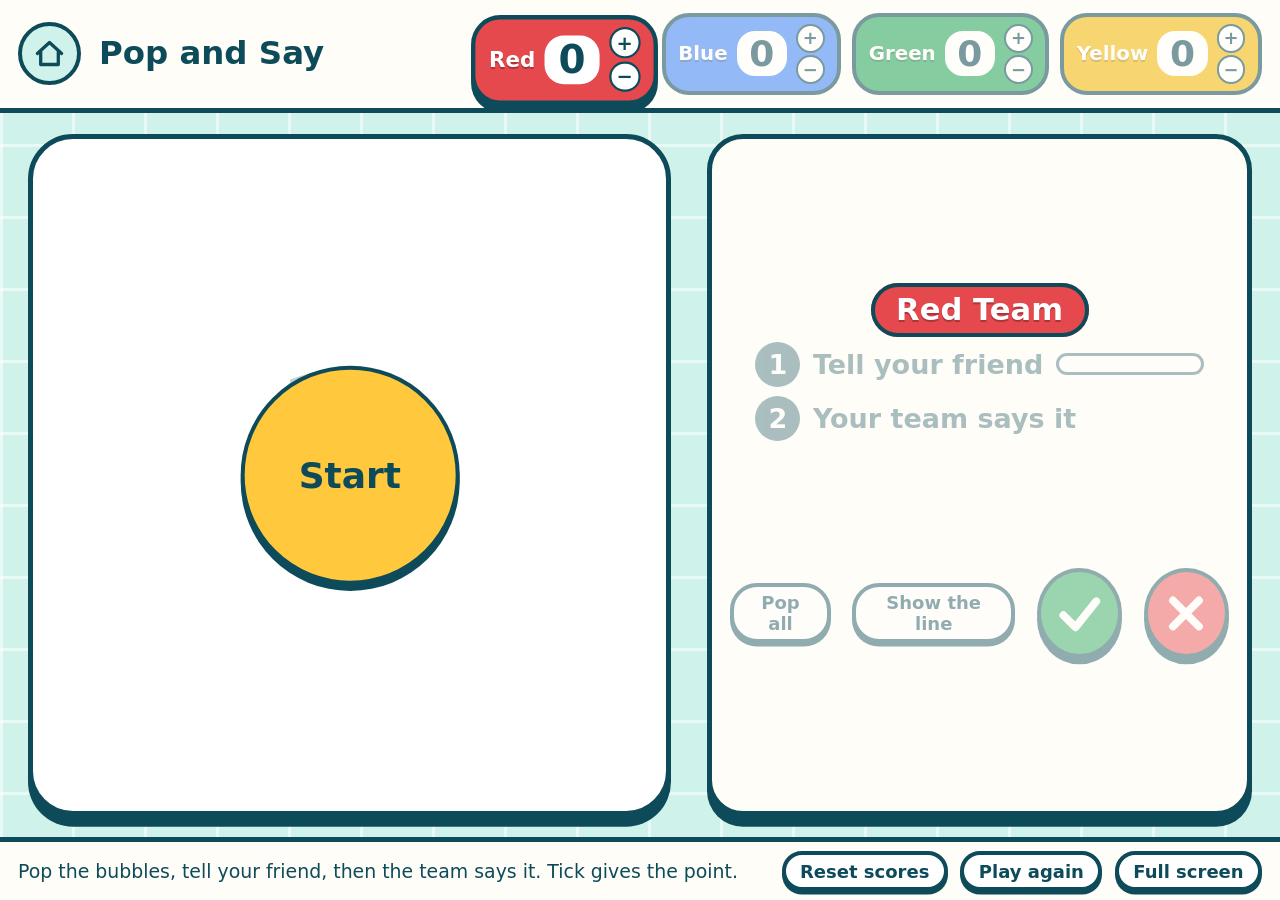
<file: game4-pop-and-say.html>
<!doctype html>
<html lang="en">
<head>
<meta charset="utf-8">
<meta name="viewport" content="width=device-width, initial-scale=1">
<title>Pop and Say | Dental Care Games</title>
<style>
:root{
  --ink:#0E4B5A; --mint:#CFF3EA; --mint-deep:#9FE3D3; --enamel:#FFFDF7; --good:#22A55B; --bad:#E5484D; --sun:#FFC83D;
  --red:#E5484D; --blue:#3B82F6; --green:#22A55B; --yellow:#F2B705;
  --font: ui-rounded, "Arial Rounded MT Bold", "Nunito", "Trebuchet MS", "Segoe UI", system-ui, sans-serif;
}
*{box-sizing:border-box}
html,body{height:100%;margin:0}
body{
  font-family:var(--font); color:var(--ink); background-color:var(--mint);
  background-image:linear-gradient(rgba(255,255,255,.55) 3px,transparent 3px),linear-gradient(90deg,rgba(255,255,255,.55) 3px,transparent 3px);
  background-size:72px 72px; display:flex; flex-direction:column; overflow:hidden; user-select:none; -webkit-user-select:none;
}
button{font-family:inherit;color:inherit;cursor:pointer}
button:focus-visible,a:focus-visible{outline:5px solid var(--sun);outline-offset:3px}
.art{display:block;width:100%;height:100%}

/* top bar */
.bar{display:flex;align-items:center;gap:2vmin;padding:1.4vmin 2vmin;background:var(--enamel);border-bottom:.6vmin solid var(--ink)}
.bar h1{font-size:clamp(18px,3.6vmin,44px);margin:0;line-height:1.1;flex:0 1 auto}
.home{flex:none;width:7vmin;height:7vmin;min-width:44px;min-height:44px;border-radius:50%;background:var(--mint);border:.5vmin solid var(--ink);display:grid;place-items:center;text-decoration:none}
.home svg{width:60%;height:60%}
#teams{margin-left:auto;display:flex;gap:1.2vmin}
.team{position:relative;display:flex;align-items:center;gap:1vmin;padding:.8vmin 1.4vmin;border-radius:3vmin;border:.5vmin solid var(--ink);background:var(--c);color:#fff;font-weight:700;opacity:.55;transition:transform .2s,opacity .2s}
.team.on{opacity:1;transform:translateY(.6vmin) scale(1.08);box-shadow:0 .8vmin 0 var(--ink)}
.team .nm{font-size:clamp(12px,2.2vmin,26px);text-shadow:0 2px 0 rgba(0,0,0,.25)}
.team .sc{font-size:clamp(18px,4vmin,48px);min-width:1.4em;text-align:center;background:#fff;color:var(--ink);border-radius:2vmin;padding:0 .8vmin;line-height:1.25}
.team .adj{display:flex;flex-direction:column;gap:.3vmin}
.team .adj button{width:3.2vmin;height:3.2vmin;min-width:22px;min-height:22px;border-radius:50%;border:.3vmin solid var(--ink);background:#fff;color:var(--ink);font-size:clamp(11px,2vmin,20px);line-height:1;padding:0;font-weight:800}
.team.pop .sc{animation:pop .5s}
@keyframes pop{40%{transform:scale(1.5)}}

/* stage */
#stage{flex:1;min-height:0;position:relative;display:flex;align-items:center;justify-content:center;padding:2.4vmin}
.foot{display:flex;align-items:center;gap:1.4vmin;padding:1vmin 2vmin;background:var(--enamel);border-top:.6vmin solid var(--ink);font-size:clamp(12px,2.1vmin,22px)}
.foot .sp{flex:1}
.btn{border:.5vmin solid var(--ink);background:#fff;border-radius:3vmin;padding:1vmin 2.4vmin;font-size:clamp(14px,2.6vmin,30px);font-weight:700;box-shadow:0 .7vmin 0 var(--ink);transition:transform .08s,box-shadow .08s}
.btn:active{transform:translateY(.5vmin);box-shadow:0 .2vmin 0 var(--ink)}
.btn.small{font-size:clamp(12px,2vmin,20px);padding:.6vmin 1.6vmin;box-shadow:0 .4vmin 0 var(--ink)}
.btn.go{background:var(--sun)}
a.btn{color:var(--ink);text-decoration:none;display:inline-block}
.btn.good{background:var(--good);color:#fff}
.btn.bad{background:var(--bad);color:#fff}
.btn[disabled]{opacity:.45;cursor:default}
.card{background:var(--enamel);border:.6vmin solid var(--ink);border-radius:4vmin;box-shadow:0 1.2vmin 0 var(--ink)}
.turn{font-size:clamp(16px,3.4vmin,40px);font-weight:700;padding:.6vmin 2.4vmin;border-radius:3vmin;border:.5vmin solid var(--ink);background:var(--c);color:#fff;text-shadow:0 2px 0 rgba(0,0,0,.25)}
.big{font-size:clamp(28px,8vmin,110px);font-weight:800;line-height:1}
.phrase{font-size:clamp(20px,5vmin,64px);font-weight:700}
.goodc{color:var(--good)} .badc{color:var(--bad)}
.hidden{display:none !important}
.shake{animation:shake .4s}
@keyframes shake{20%{transform:translateX(-2vmin)}40%{transform:translateX(2vmin)}60%{transform:translateX(-1.2vmin)}80%{transform:translateX(1.2vmin)}}
.pulse{animation:pulse .6s}
@keyframes pulse{50%{transform:scale(1.05)}}

/* overlay */
.over{position:absolute;inset:0;background:rgba(14,75,90,.55);display:flex;align-items:center;justify-content:center;padding:3vmin;z-index:5}
.panel{width:min(100%,150vmin);max-height:100%;padding:3vmin 4vmin;display:flex;flex-direction:column;align-items:center;gap:2vmin;text-align:center}
.finish h2{font-size:clamp(28px,7vmin,96px);margin:0}
.finish .rows{display:flex;gap:2vmin;align-items:flex-end}
.finish .res{display:flex;flex-direction:column;align-items:center;gap:1vmin;font-weight:700;font-size:clamp(14px,2.8vmin,32px)}
.finish .res .col{width:13vmin;border:.5vmin solid var(--ink);border-radius:2vmin 2vmin 0 0;background:var(--c);display:flex;align-items:flex-start;justify-content:center;color:#fff;font-size:clamp(22px,5vmin,64px);padding-top:.6vmin;text-shadow:0 2px 0 rgba(0,0,0,.25)}
.finish .crown{width:9vmin;height:9vmin}
.stars{position:absolute;inset:0;pointer-events:none;overflow:hidden;z-index:6}
.stars i{position:absolute;width:5vmin;height:5vmin;animation:fly 1.1s ease-out forwards}
@keyframes fly{to{transform:translate(var(--dx),var(--dy)) rotate(260deg) scale(.4);opacity:0}}
@media (prefers-reduced-motion:reduce){*{animation-duration:.01s !important;transition-duration:.01s !important}}

.g4{width:100%;height:100%;display:flex;gap:4vmin;align-items:center;justify-content:center}
.boxwrap{position:relative;height:100%;aspect-ratio:1;max-width:52%}
.board{position:relative;width:100%;height:100%;background:#fff;border:.6vmin solid var(--ink);border-radius:5vmin;box-shadow:0 1.2vmin 0 var(--ink);overflow:hidden}
.under{position:absolute;inset:6%;display:grid;place-items:center}
.under .qm{font-size:30vmin}
.bub{position:absolute;width:43%;height:43%;padding:0;border-radius:50%;border:.5vmin solid var(--ink);cursor:pointer;
  background:radial-gradient(circle at 30% 26%,#fff 0 7%,rgba(255,255,255,.92) 8%,#C9EDFF 52%,#7CC4F5 100%);transition:transform .12s}
.bub:active{transform:scale(.94)}
.bub::after{content:"";position:absolute;left:18%;top:14%;width:22%;height:12%;border-radius:50%;background:rgba(255,255,255,.95);transform:rotate(-30deg)}
.bub.gone{animation:popout .28s forwards;pointer-events:none}
@keyframes popout{40%{transform:scale(1.25)}100%{transform:scale(1.5);opacity:0;visibility:hidden}}
#deal{position:absolute;left:50%;top:50%;transform:translate(-50%,-50%);width:34%;aspect-ratio:1;border-radius:50%;padding:0;font-size:clamp(16px,4vmin,48px);z-index:3}
#deal:active{transform:translate(-50%,-50%) translateY(.5vmin)}
.side{flex:0 1 44%;align-self:stretch;display:flex;flex-direction:column;align-items:center;justify-content:center;gap:1.6vmin;padding:2vmin;text-align:center;min-width:0}
.pic{width:min(34vmin,60%);aspect-ratio:1;background:#fff;border:.6vmin solid var(--ink);border-radius:4vmin;padding:1.5vmin;display:grid;place-items:center}
.qm{font-size:18vmin;font-weight:800;opacity:.25}
.steps{display:flex;flex-direction:column;gap:1vmin;align-items:stretch;width:90%}
.step{display:flex;align-items:center;gap:1.4vmin;font-size:clamp(14px,3vmin,36px);font-weight:700;opacity:.35}
.step.on{opacity:1}
.step b{flex:none;width:5vmin;height:5vmin;border-radius:50%;background:var(--ink);color:#fff;display:grid;place-items:center}
.barwrap{flex:1;height:2.4vmin;border:.4vmin solid var(--ink);border-radius:2vmin;background:#fff;overflow:hidden}
.barwrap i{display:block;height:100%;width:0;background:var(--sun)}
.row{display:flex;gap:2.4vmin;align-items:center;justify-content:center}
.mark{width:10vmin;height:10vmin;min-width:52px;min-height:52px;padding:1.4vmin;border-radius:50%}
.mark svg{width:100%;height:100%}
#line{min-height:1.3em;font-size:clamp(16px,3.6vmin,44px)}
.hint{min-height:1.3em;font-size:clamp(16px,3.6vmin,44px);font-weight:700;padding:.4vmin 2.4vmin;border-radius:3vmin;background:var(--mint);border:.5vmin dashed var(--ink)}
.hint:empty,.hint.none{visibility:hidden}
.hint b{color:var(--sun);-webkit-text-stroke:.15vmin var(--ink);letter-spacing:.2em}

</style>
</head>
<body>
<header class="bar">
  <a class="home" href="index.html" aria-label="All games"><svg viewBox="0 0 60 60" aria-hidden="true"><path d="M8 30 L30 10 L52 30 M14 26 V50 H46 V26" fill="none" stroke="#0E4B5A" stroke-width="6" stroke-linecap="round" stroke-linejoin="round"/></svg></a>
  <h1>Pop and Say</h1>
  <div id="teams"></div>
</header>
<main id="stage">
<div class="g4">
  <div class="boxwrap">
    <div class="board" id="board">
      <div class="under" id="under"><span class="qm">?</span></div>
    </div>
    <button class="btn go" id="deal">Start</button>
  </div>
  <div class="side card">
    <div id="who"></div>
    <div class="steps">
      <div class="step" id="s1"><b>1</b><span>Tell your friend</span><span class="barwrap"><i id="bar"></i></span></div>
      <div class="step" id="s2"><b>2</b><span>Your team says it</span></div>
    </div>
    <div class="hint" id="hint"></div>
    <div class="phrase" id="line">&nbsp;</div>
    <div class="row">
      <button class="btn small" id="reveal" disabled>Pop all</button>
      <button class="btn small" id="show" disabled>Show the line</button>
      <button class="btn good mark" id="yes" disabled aria-label="Give the point"><svg viewBox="0 0 60 60"><path d="M12 32 L26 46 L50 16" fill="none" stroke="#fff" stroke-width="9" stroke-linecap="round" stroke-linejoin="round"/></svg></button>
      <button class="btn bad mark" id="no" disabled aria-label="No point"><svg viewBox="0 0 60 60"><path d="M15 15 L45 45 M45 15 L15 45" fill="none" stroke="#fff" stroke-width="9" stroke-linecap="round"/></svg></button>
    </div>
  </div>
</div>


</main>
<footer class="foot">
  <span>Pop the bubbles, tell your friend, then the team says it. Tick gives the point.</span><span class="sp"></span>
  <button class="btn small" id="btnScores">Reset scores</button>
  <button class="btn small" id="btnAgain">Play again</button>
  <button class="btn small" id="btnFull">Full screen</button>
</footer>
<script>
// Original pictures for the Dental Care games. Every picture is drawn in a 200 x 200 box.
const INK = '#0E4B5A';
const S = `stroke="${INK}" stroke-width="5" stroke-linejoin="round" stroke-linecap="round"`;
const S4 = `stroke="${INK}" stroke-width="4" stroke-linejoin="round" stroke-linecap="round"`;

const TOOTH_PATH = 'M60 36 C36 36 26 60 31 92 C35 122 42 150 55 170 C64 183 75 171 79 150 C83 131 90 124 100 124 C110 124 117 131 121 150 C125 171 136 183 145 170 C158 150 165 122 169 92 C174 60 164 36 140 36 C124 36 116 46 100 46 C84 46 76 36 60 36 Z';

function toothShape(fill) { return `<path d="${TOOTH_PATH}" fill="${fill}" ${S}/>`; }

function kid(mouth) {
  return `<circle cx="78" cy="110" r="54" fill="#FFD9B8" ${S}/>
  <path d="M25 104 C20 62 52 44 80 46 C112 44 138 66 131 106 C120 86 102 74 78 78 C56 74 38 88 25 104 Z" fill="#5B3A29" ${S}/>
  <circle cx="60" cy="110" r="5.5" fill="${INK}"/><circle cx="96" cy="110" r="5.5" fill="${INK}"/>
  <circle cx="45" cy="127" r="8" fill="#FF9E8F" opacity=".75"/><circle cx="111" cy="127" r="8" fill="#FF9E8F" opacity=".75"/>
  ${mouth}`;
}
const MOUTH_SMILE = `<path d="M56 131 Q78 156 100 131 Z" fill="#fff" ${S4}/>`;
const MOUTH_OPEN = `<ellipse cx="78" cy="140" rx="14" ry="11" fill="#B3364A" ${S4}/>`;

function candy(x, y, r, color, scale) {
  return `<g transform="translate(${x},${y}) rotate(${r}) scale(${scale || 1})">
    <path d="M-20 0 L-44 -15 L-44 15 Z" fill="${color}" ${S4}/><path d="M20 0 L44 -15 L44 15 Z" fill="${color}" ${S4}/>
    <ellipse rx="25" ry="18" fill="${color}" ${S4}/>
    <path d="M-8 -16 Q2 0 -8 16 M8 -16 Q18 0 8 16" fill="none" stroke="#fff" stroke-width="5" stroke-linecap="round"/></g>`;
}
function toothbrush(x, y, r, scale) {
  return `<g transform="translate(${x},${y}) rotate(${r}) scale(${scale || 1})">
    <rect x="20" y="-7" width="100" height="14" rx="7" fill="#3B82F6" ${S4}/>
    <rect x="-10" y="-9" width="38" height="12" rx="4" fill="#3B82F6" ${S4}/>
    <rect x="-8" y="-24" width="34" height="16" rx="4" fill="#fff" ${S4}/>
    <path d="M1 -24 V-9 M9 -24 V-9 M17 -24 V-9" stroke="${INK}" stroke-width="2.5"/></g>`;
}
function pencil(x, y, r, scale, bites) {
  const marks = bites ? `<path d="M30 -9 a7 7 0 0 0 14 0 Z M52 -9 a7 7 0 0 0 14 0 Z M40 9 a7 7 0 0 1 14 0 Z" fill="#8A5A2B" ${S4}/>` : '';
  return `<g transform="translate(${x},${y}) rotate(${r}) scale(${scale || 1})">
    <rect x="-14" y="-9" width="16" height="18" rx="4" fill="#FF8FA3" ${S4}/>
    <rect x="2" y="-9" width="98" height="18" fill="#F5B300" ${S4}/>
    <path d="M100 -9 L128 0 L100 9 Z" fill="#F3D2A9" ${S4}/><path d="M118 -3.4 L128 0 L118 3.4 Z" fill="${INK}"/>
    ${marks}</g>`;
}
function star(cx, cy, r, fill) {
  let d = '';
  for (let i = 0; i < 10; i++) {
    const a = -Math.PI / 2 + i * Math.PI / 5, rr = i % 2 ? r * 0.45 : r;
    d += (i ? 'L' : 'M') + (cx + rr * Math.cos(a)).toFixed(1) + ' ' + (cy + rr * Math.sin(a)).toFixed(1) + ' ';
  }
  return `<path d="${d}Z" fill="${fill || '#FFC83D'}" ${S4}/>`;
}
function calendar(marks) {
  let cells = '';
  const pos = [[44, 92], [82, 92], [120, 92], [158, 92], [63, 132], [101, 132], [139, 132]];
  pos.forEach(([x, y]) => {
    cells += `<rect x="${x - 16}" y="${y - 16}" width="32" height="32" rx="6" fill="#fff" ${S4}/>`;
    cells += marks === 'stars' ? star(x, y, 11, '#FFC83D').replace('stroke-width="4"', 'stroke-width="2.5"')
      : `<path d="M${x - 8} ${y} l6 7 l11 -13" fill="none" stroke="#22A55B" stroke-width="5" stroke-linecap="round" stroke-linejoin="round"/>`;
  });
  return `<rect x="18" y="34" width="166" height="136" rx="14" fill="#EAF6FF" ${S}/>
    <path d="M18 66 H184 V48 a14 14 0 0 0 -14 -14 H32 a14 14 0 0 0 -14 14 Z" fill="#E5484D" ${S}/>
    <path d="M56 24 V46 M146 24 V46" ${S}/>${cells}`;
}

const ART = {
  toothHappy: () => `${toothShape('#FFFFFF')}
    <circle cx="80" cy="80" r="6" fill="${INK}"/><circle cx="120" cy="80" r="6" fill="${INK}"/>
    <path d="M78 98 Q100 120 122 98" fill="none" ${S}/>
    <circle cx="64" cy="96" r="8" fill="#FF9E8F" opacity=".7"/><circle cx="136" cy="96" r="8" fill="#FF9E8F" opacity=".7"/>
    ${star(160, 40, 15)}${star(36, 34, 10)}`,
  toothSad: () => `${toothShape('#E9DFA8')}
    <path d="M72 76 l14 6 M128 76 l-14 6" ${S}/>
    <circle cx="80" cy="88" r="5.5" fill="${INK}"/><circle cx="120" cy="88" r="5.5" fill="${INK}"/>
    <path d="M80 114 Q100 98 120 114" fill="none" ${S}/>
    <ellipse cx="62" cy="64" rx="9" ry="7" fill="#7A5B2E"/><ellipse cx="140" cy="108" rx="8" ry="10" fill="#7A5B2E"/><circle cx="104" cy="60" r="5" fill="#7A5B2E"/>
    <path d="M150 62 q8 14 0 20 q-8 -6 0 -20 Z" fill="#7CC4F5" ${S4}/>`,
  brushA: () => `${kid(MOUTH_SMILE)}${toothbrush(88, 150, -14, 0.8)}
    <circle cx="108" cy="150" r="9" fill="#fff" ${S4}/><circle cx="122" cy="160" r="6" fill="#fff" ${S4}/><circle cx="96" cy="162" r="5" fill="#fff" ${S4}/>`,
  brushB: () => `${toothbrush(40, 78, 18, 1.15)}
    <g transform="translate(60,140) rotate(-10)"><rect x="0" y="-22" width="92" height="44" rx="8" fill="#fff" ${S}/>
    <rect x="16" y="-22" width="40" height="44" fill="#2EC4B6" ${S4}/><rect x="92" y="-12" width="18" height="24" rx="4" fill="#E5484D" ${S4}/>
    <path d="M110 0 q16 -14 26 0 q-12 12 -26 0 Z" fill="#fff" ${S4}/></g>`,
  candyA: () => `${kid(MOUTH_OPEN)}${candy(140, 146, -20, '#FF6B9D')}`,
  candyB: () => `<path d="M118 108 L150 180" ${S}/>
    <circle cx="106" cy="76" r="44" fill="#FF6B9D" ${S}/>
    <path d="M106 76 m0 -8 a8 8 0 1 1 -8 8 a18 18 0 1 1 18 18 a28 28 0 1 1 -28 -28" fill="none" stroke="#fff" stroke-width="6" stroke-linecap="round"/>
    ${candy(52, 154, 14, '#FFC83D', 0.8)}${candy(160, 62, -30, '#7CC4F5', 0.62)}`,
  dentistA: () => `<circle cx="92" cy="112" r="54" fill="#FFD9B8" ${S}/>
    <path d="M40 96 C40 58 66 44 92 44 C118 44 144 58 144 96 C126 82 112 78 92 78 C72 78 58 82 40 96 Z" fill="#DFF3FF" ${S}/>
    <path d="M92 52 v18 M83 61 h18" stroke="#22A55B" stroke-width="7" stroke-linecap="round"/>
    <circle cx="74" cy="106" r="5.5" fill="${INK}"/><circle cx="110" cy="106" r="5.5" fill="${INK}"/>
    <path d="M52 124 Q92 112 132 124 L128 150 Q92 172 56 150 Z" fill="#7CC4F5" ${S}/>
    <path d="M52 126 L40 116 M132 126 L144 116" ${S4}/>
    <path d="M150 186 L170 122" ${S}/><circle cx="172" cy="104" r="20" fill="#EAF6FF" ${S}/>`,
  dentistB: () => `<g transform="translate(-14,12) scale(.86)">${toothShape('#FFFFFF')}
    <circle cx="80" cy="82" r="6" fill="${INK}"/><circle cx="120" cy="82" r="6" fill="${INK}"/><path d="M80 100 Q100 118 120 100" fill="none" ${S}/></g>
    <path d="M132 188 L158 108" ${S}/><circle cx="162" cy="90" r="24" fill="#EAF6FF" ${S}/>
    <circle cx="44" cy="44" r="26" fill="#22A55B" ${S4}/><path d="M44 30 v28 M30 44 h28" stroke="#fff" stroke-width="9" stroke-linecap="round"/>`,
  pencilA: () => `${kid(`<ellipse cx="78" cy="142" rx="17" ry="13" fill="#B3364A" ${S4}/>`)}${pencil(72, 143, -6, 0.86)}
    <rect x="64" y="130" width="11" height="9" rx="2" fill="#fff" ${S4}/><rect x="80" y="130" width="11" height="9" rx="2" fill="#fff" ${S4}/>`,
  pencilB: () => `${pencil(38, 150, -38, 1.18, true)}
    <path d="M36 44 l10 12 M60 30 l4 15 M20 66 l14 6" ${S}/>`,
  apple: () => `${kid(MOUTH_OPEN)}
    <path d="M148 120 C128 104 104 122 110 150 C114 172 132 184 148 176 C164 184 182 172 186 150 C192 122 168 104 148 120 Z" fill="#E5484D" ${S}/>
    <path d="M148 120 q-2 -16 10 -22" fill="none" ${S}/><path d="M158 100 q16 -10 24 2 q-14 10 -24 -2 Z" fill="#22A55B" ${S4}/>`,
  soda: () => `${kid(MOUTH_OPEN)}
    <path d="M118 112 L182 112 L172 186 L128 186 Z" fill="#8A4B2A" ${S}/>
    <path d="M118 112 L182 112 L179 132 L121 132 Z" fill="#fff" ${S4}/>
    <circle cx="140" cy="152" r="5" fill="#fff" opacity=".8"/><circle cx="158" cy="168" r="4" fill="#fff" opacity=".8"/><circle cx="160" cy="146" r="3" fill="#fff" opacity=".8"/>
    <path d="M150 122 L138 96 L96 140" fill="none" stroke="#E5484D" stroke-width="7" stroke-linecap="round" stroke-linejoin="round"/>`,
  milk: () => `${kid(MOUTH_SMILE)}
    <path d="M122 104 L180 104 L174 186 L128 186 Z" fill="#EAF6FF" ${S}/>
    <path d="M124 128 L178 128 L174 186 L128 186 Z" fill="#fff" ${S4}/>
    <path d="M58 133 q20 -10 40 0" fill="none" stroke="#fff" stroke-width="7" stroke-linecap="round"/>`,
  chocolate: () => `${kid(MOUTH_OPEN)}
    <g transform="translate(146,146) rotate(14)"><rect x="-34" y="-44" width="68" height="88" rx="6" fill="#6B3E26" ${S}/>
    <path d="M-34 -14 H34 M-34 16 H34 M0 -44 V44" stroke="#8A5A3C" stroke-width="5"/>
    <path d="M-34 10 H34 V44 a6 6 0 0 1 -6 6 H-28 a6 6 0 0 1 -6 -6 Z" fill="#F5B300" ${S4} transform="translate(0,-6)"/></g>`,
  sun: () => `<g ${S}><path d="M100 14 V34 M100 166 V186 M14 100 H34 M166 100 H186 M39 39 L53 53 M147 147 L161 161 M39 161 L53 147 M147 53 L161 39"/></g>
    <circle cx="100" cy="100" r="52" fill="#FFC83D" ${S}/>
    <circle cx="82" cy="92" r="6" fill="${INK}"/><circle cx="118" cy="92" r="6" fill="${INK}"/><path d="M80 110 Q100 130 120 110" fill="none" ${S}/>`,
  plate: () => `<circle cx="100" cy="104" r="62" fill="#fff" ${S}/><circle cx="100" cy="104" r="40" fill="#EAF6FF" ${S4}/>
    <circle cx="88" cy="96" r="4" fill="#C98A4B"/><circle cx="112" cy="112" r="3.5" fill="#C98A4B"/><circle cx="104" cy="92" r="3" fill="#C98A4B"/>
    <path d="M20 40 V84 M10 40 V68 a10 10 0 0 0 20 0 V40 M20 84 V172" fill="none" ${S}/>
    <path d="M180 172 V92 M180 92 c-14 -8 -14 -44 0 -54 c14 10 14 46 0 54 Z" fill="#EAF6FF" ${S}/>`,
  calendar: () => calendar('ticks'),
  calendarStars: () => calendar('stars'),
  star: () => `${star(100, 104, 78)}<circle cx="84" cy="98" r="6" fill="${INK}"/><circle cx="116" cy="98" r="6" fill="${INK}"/><path d="M84 116 Q100 132 116 116" fill="none" ${S}/>`,
  ear: () => `<path d="M70 150 C40 120 44 50 100 44 C150 40 168 96 140 122 C126 134 126 150 116 162 C104 176 82 172 78 156" fill="#FFD9B8" ${S}/>
    <path d="M84 116 C74 92 86 70 106 72 C126 74 130 96 116 106" fill="none" ${S}/>
    <path d="M160 60 q14 20 0 40 M176 46 q24 34 0 68" fill="none" ${S}/>`,
  thumbUp: () => `<path d="M40 96 H72 V172 H40 Z" fill="#fff" ${S}/><path d="M72 100 C92 86 96 62 96 40 C116 36 124 58 116 86 H152 C170 86 170 108 158 110 C170 114 168 132 154 134 C164 140 160 156 148 156 C154 164 148 174 136 174 H96 C84 174 80 168 72 166 Z" fill="#FFD9B8" ${S}/>`,
};

function artInner(key) { return (ART[key] || ART.star)(); }
function art(key, cls) { return `<svg class="art ${cls || ''}" viewBox="0 0 200 200" aria-hidden="true">${artInner(key)}</svg>`; }

// Shared engine: four teams, scores kept between games, sounds, finish screen.
const TEAMS = [
  { name: 'Red', color: 'var(--red)' }, { name: 'Blue', color: 'var(--blue)' },
  { name: 'Green', color: 'var(--green)' }, { name: 'Yellow', color: 'var(--yellow)' },
];
const store = {
  get(k, d) { try { const v = localStorage.getItem(k); return v === null ? d : JSON.parse(v); } catch (e) { return d; } },
  set(k, v) { try { localStorage.setItem(k, JSON.stringify(v)); } catch (e) { /* storage blocked: scores stay for this page only */ } },
};
let scores = store.get('dentalCareScores', [0, 0, 0, 0]);
if (!Array.isArray(scores) || scores.length !== 4) scores = [0, 0, 0, 0];
let turn = 0;
const $ = (s, el) => (el || document).querySelector(s);
const el = (html) => { const t = document.createElement('template'); t.innerHTML = html.trim(); return t.content.firstChild; };

function renderTeams() {
  const box = $('#teams'); if (!box) return;
  box.innerHTML = TEAMS.map((t, i) => `<div class="team ${i === turn ? 'on' : ''}" style="--c:${t.color}" data-i="${i}">
    <span class="nm">${t.name}</span><span class="sc">${scores[i]}</span>
    <span class="adj"><button data-d="1" aria-label="Add a point to ${t.name} Team">+</button><button data-d="-1" aria-label="Take a point from ${t.name} Team">−</button></span></div>`).join('');
}
function addPoint(i, n) {
  scores[i] = Math.max(0, scores[i] + (n === undefined ? 1 : n)); store.set('dentalCareScores', scores); renderTeams();
  const t = document.querySelector(`.team[data-i="${i}"]`); if (t) t.classList.add('pop');
}
function setTurn(i) { turn = i % 4; renderTeams(); document.dispatchEvent(new CustomEvent('turn')); }
function nextTurn() { setTurn(turn + 1); }
function turnChip() { return `<span class="turn" style="--c:${TEAMS[turn].color}">${TEAMS[turn].name} Team</span>`; }

let AC;
function tone(freq, dur, type, when, gain) {
  try {
    AC = AC || new (window.AudioContext || window.webkitAudioContext)();
    const o = AC.createOscillator(), g = AC.createGain();
    o.type = type || 'sine'; o.frequency.value = freq; o.connect(g); g.connect(AC.destination);
    const t = AC.currentTime + (when || 0);
    g.gain.setValueAtTime(gain || 0.16, t); g.gain.exponentialRampToValueAtTime(0.001, t + dur);
    o.start(t); o.stop(t + dur);
  } catch (e) { /* no sound available */ }
}
const sfx = {
  good() { tone(523, .15); tone(659, .15, 'sine', .12); tone(784, .3, 'sine', .24); },
  bad() { tone(196, .25, 'sawtooth', 0, .07); tone(147, .35, 'sawtooth', .18, .07); },
  tap() { tone(440, .07, 'triangle'); },
  tick() { tone(880, .05, 'square', 0, .05); },
  win() { [523, 659, 784, 1047, 1319].forEach((f, i) => tone(f, .25, 'triangle', i * .14)); },
};

function burst() {
  const box = el('<div class="stars"></div>');
  for (let i = 0; i < 14; i++) {
    const a = Math.random() * Math.PI * 2, d = 25 + Math.random() * 30;
    const s = el(`<i style="left:50%;top:45%;--dx:${(Math.cos(a) * d).toFixed(0)}vmin;--dy:${(Math.sin(a) * d).toFixed(0)}vmin"><svg viewBox="0 0 200 200">${star(100, 100, 90)}</svg></i>`);
    box.appendChild(s);
  }
  $('#stage').appendChild(box); setTimeout(() => box.remove(), 1200);
}

function showFinish(title) {
  const max = Math.max.apply(null, scores);
  const rows = TEAMS.map((t, i) => `<div class="res">${scores[i] === max && max > 0 ? `<svg class="crown" viewBox="0 0 200 200">${star(100, 100, 90)}</svg>` : '<span class="crown"></span>'}
    <div class="col" style="--c:${t.color};height:${8 + (max ? scores[i] / max : 0) * 22}vmin">${scores[i]}</div><span>${t.name}</span></div>`).join('');
  const o = el(`<div class="over"><div class="panel card finish"><h2>${title || 'Great job!'}</h2><div class="rows">${rows}</div>
    <div style="display:flex;gap:2vmin"><button class="btn" id="finAgain">Play again</button><a class="btn go" href="index.html" style="text-decoration:none">All games</a></div></div></div>`);
  $('#stage').appendChild(o); $('#finAgain').onclick = () => location.reload(); sfx.win(); burst();
}

document.addEventListener('DOMContentLoaded', () => {
  renderTeams();
  const box = $('#teams');
  if (box) box.addEventListener('click', (e) => {
    const b = e.target.closest('button'); if (!b) return;
    addPoint(+b.closest('.team').dataset.i, +b.dataset.d); sfx.tap();
  });
  const again = $('#btnAgain'); if (again) again.onclick = () => location.reload();
  const full = $('#btnFull'); if (full) full.onclick = () => {
    if (document.fullscreenElement) document.exitFullscreen(); else if (document.documentElement.requestFullscreen) document.documentElement.requestFullscreen().catch(() => {});
  };
  const rs = $('#btnScores'); let armed = 0;
  if (rs) rs.onclick = () => {
    if (Date.now() - armed < 3000) { scores = [0, 0, 0, 0]; store.set('dentalCareScores', scores); renderTeams(); rs.textContent = 'Scores are 0'; armed = 0; setTimeout(() => { rs.textContent = 'Reset scores'; }, 1500); }
    else { armed = Date.now(); rs.textContent = 'Tap again to reset'; setTimeout(() => { if (armed) { rs.textContent = 'Reset scores'; armed = 0; } }, 3000); }
  };
});

const SEGS = [
  { k: 'brushB', line: 'Brush your teeth.', hint: 'Brush', good: 1 }, { k: 'candyB', line: 'Eat candy.', hint: 'Eat', good: 0 },
  { k: 'dentistA', line: 'Go to see the dentist.', hint: 'Go to', good: 1 }, { k: 'pencilB', line: 'Chew on pencils.', hint: 'Chew on', good: 0 },
  { k: 'sun', line: 'I brush my teeth in the morning.', hint: 'I brush my teeth', good: 1 }, { k: 'plate', line: 'I brush my teeth after meals.', hint: 'I brush my teeth', good: 1 },
  { k: 'calendar', line: 'I brush my teeth every day.', hint: 'I brush my teeth', good: 1 }, { k: 'calendarStars', line: 'I brush my teeth every day.', hint: 'I brush my teeth', good: 1 },
];
const used = SEGS.map(() => false);
const CENTERS = [16.7, 50, 83.3]; // 3 x 3 bubbles cover the picture
let cur = -1, timer = null, popped = 0;
const NB = 9;
function setButtons(on) { ['#show', '#yes', '#no'].forEach((s) => { $(s).disabled = !on; }); }
function clearBubbles() { document.querySelectorAll('.bub').forEach((b) => b.remove()); }
function idle() {
  clearTimeout(timer); clearBubbles();
  $('#who').innerHTML = turnChip(); $('#under').innerHTML = '<span class="qm">?</span>'; $('#line').innerHTML = '&nbsp;'; $('#hint').innerHTML = '';
  $('#s1').classList.remove('on'); $('#s2').classList.remove('on'); $('#bar').style.transition = 'none'; $('#bar').style.width = '0';
  setButtons(false); $('#reveal').disabled = true; $('#deal').classList.remove('hidden');
}
$('#deal').onclick = () => {
  const left = SEGS.map((s, i) => i).filter((i) => !used[i]); if (!left.length) return;
  cur = left[Math.floor(Math.random() * left.length)]; popped = 0; sfx.tap();
  $('#under').innerHTML = art(SEGS[cur].k);
  clearBubbles();
  CENTERS.forEach((cy) => CENTERS.forEach((cx) => {
    const b = el('<button class="bub" aria-label="Pop the bubble"></button>');
    b.style.left = (cx - 21.5) + '%'; b.style.top = (cy - 21.5) + '%'; b.onclick = () => pop(b);
    $('#board').appendChild(b);
  }));
  $('#deal').classList.add('hidden'); $('#reveal').disabled = false;
};
function pop(b) {
  if (b.classList.contains('gone')) return;
  b.classList.add('gone'); tone(520 + Math.random() * 380, .09, 'triangle', 0, .14);
  if (++popped === NB) pictureReady();
}
function pictureReady() {
  $('#reveal').disabled = true; sfx.good();
  const u = $('#under'); u.classList.remove('pulse'); void u.offsetWidth; u.classList.add('pulse');
  setButtons(true); $('#s1').classList.add('on');
  $('#hint').innerHTML = `Say: ${SEGS[cur].hint} <b>…</b>`;
  const bar = $('#bar'); bar.style.transition = 'none'; bar.style.width = '0'; void bar.offsetWidth; bar.style.transition = 'width 10s linear'; bar.style.width = '100%';
  clearTimeout(timer); timer = setTimeout(() => { $('#s1').classList.remove('on'); $('#s2').classList.add('on'); sfx.tap(); }, 10000);
}
$('#reveal').onclick = () => {
  $('#reveal').disabled = true;
  document.querySelectorAll('.bub:not(.gone)').forEach((b, i) => setTimeout(() => pop(b), i * 70));
};
$('#show').onclick = () => {
  const s = SEGS[cur]; if (!s) return;
  $('#line').innerHTML = `${s.line} <span class="${s.good ? 'goodc' : 'badc'}">${s.good ? 'Good!' : 'Bad!'}</span>`;
};
function finishRound(point) {
  if (cur < 0) return;
  clearTimeout(timer); if (point) { addPoint(turn); sfx.good(); burst(); } else sfx.tap();
  used[cur] = true; cur = -1;
  if (used.every(Boolean)) { setButtons(false); clearBubbles(); showFinish('Super speaking!'); } else { nextTurn(); idle(); }
}
$('#yes').onclick = () => finishRound(true); $('#no').onclick = () => finishRound(false);
idle();


</script>
</body>
</html>
</file>
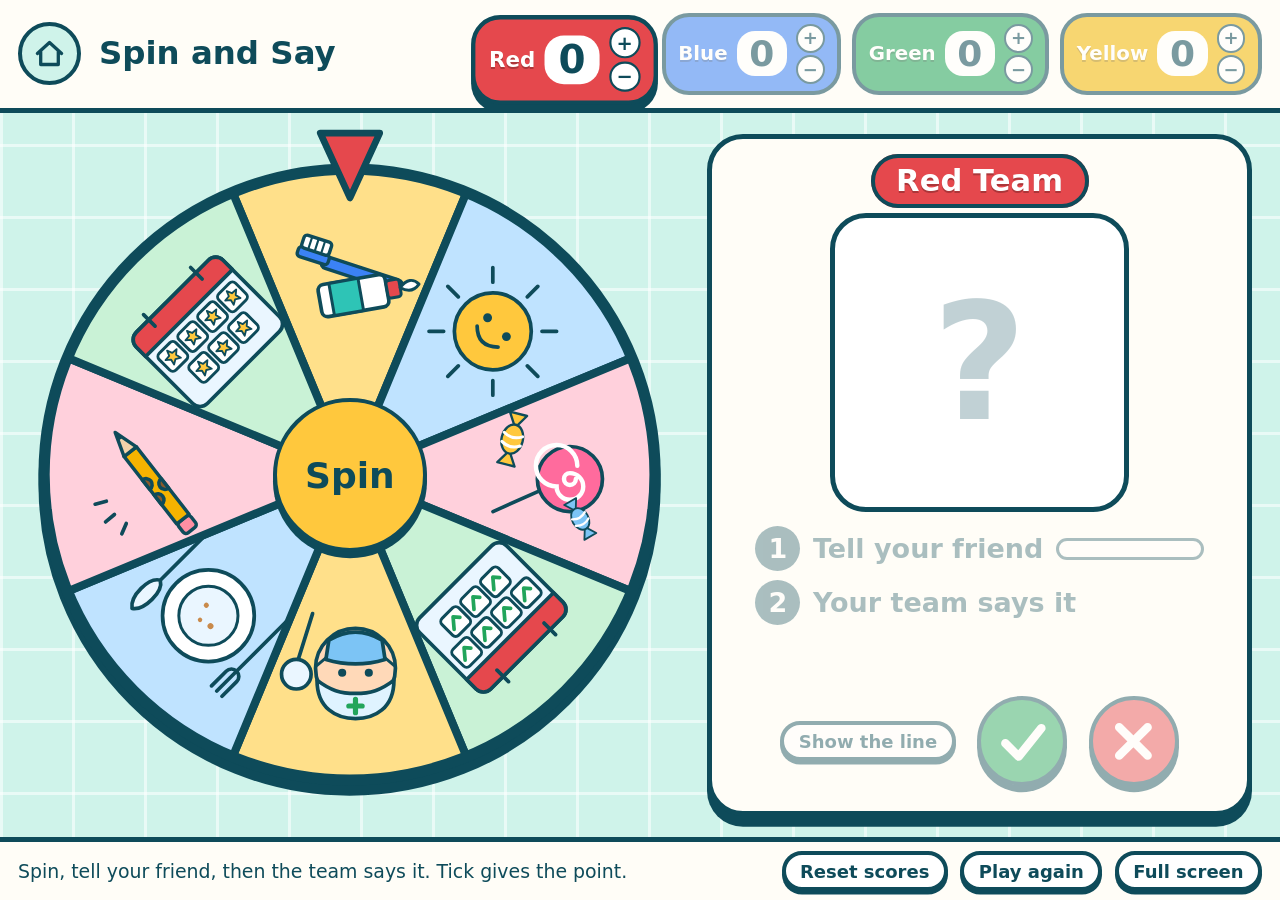
<file: game4-spin-and-say.html>
<!doctype html>
<html lang="en">
<head>
<meta charset="utf-8">
<meta name="viewport" content="width=device-width, initial-scale=1">
<title>Spin and Say | Dental Care Games</title>
<style>
:root{
  --ink:#0E4B5A; --mint:#CFF3EA; --mint-deep:#9FE3D3; --enamel:#FFFDF7; --good:#22A55B; --bad:#E5484D; --sun:#FFC83D;
  --red:#E5484D; --blue:#3B82F6; --green:#22A55B; --yellow:#F2B705;
  --font: ui-rounded, "Arial Rounded MT Bold", "Nunito", "Trebuchet MS", "Segoe UI", system-ui, sans-serif;
}
*{box-sizing:border-box}
html,body{height:100%;margin:0}
body{
  font-family:var(--font); color:var(--ink); background-color:var(--mint);
  background-image:linear-gradient(rgba(255,255,255,.55) 3px,transparent 3px),linear-gradient(90deg,rgba(255,255,255,.55) 3px,transparent 3px);
  background-size:72px 72px; display:flex; flex-direction:column; overflow:hidden; user-select:none; -webkit-user-select:none;
}
button{font-family:inherit;color:inherit;cursor:pointer}
button:focus-visible,a:focus-visible{outline:5px solid var(--sun);outline-offset:3px}
.art{display:block;width:100%;height:100%}

/* top bar */
.bar{display:flex;align-items:center;gap:2vmin;padding:1.4vmin 2vmin;background:var(--enamel);border-bottom:.6vmin solid var(--ink)}
.bar h1{font-size:clamp(18px,3.6vmin,44px);margin:0;line-height:1.1;flex:0 1 auto}
.home{flex:none;width:7vmin;height:7vmin;min-width:44px;min-height:44px;border-radius:50%;background:var(--mint);border:.5vmin solid var(--ink);display:grid;place-items:center;text-decoration:none}
.home svg{width:60%;height:60%}
#teams{margin-left:auto;display:flex;gap:1.2vmin}
.team{position:relative;display:flex;align-items:center;gap:1vmin;padding:.8vmin 1.4vmin;border-radius:3vmin;border:.5vmin solid var(--ink);background:var(--c);color:#fff;font-weight:700;opacity:.55;transition:transform .2s,opacity .2s}
.team.on{opacity:1;transform:translateY(.6vmin) scale(1.08);box-shadow:0 .8vmin 0 var(--ink)}
.team .nm{font-size:clamp(12px,2.2vmin,26px);text-shadow:0 2px 0 rgba(0,0,0,.25)}
.team .sc{font-size:clamp(18px,4vmin,48px);min-width:1.4em;text-align:center;background:#fff;color:var(--ink);border-radius:2vmin;padding:0 .8vmin;line-height:1.25}
.team .adj{display:flex;flex-direction:column;gap:.3vmin}
.team .adj button{width:3.2vmin;height:3.2vmin;min-width:22px;min-height:22px;border-radius:50%;border:.3vmin solid var(--ink);background:#fff;color:var(--ink);font-size:clamp(11px,2vmin,20px);line-height:1;padding:0;font-weight:800}
.team.pop .sc{animation:pop .5s}
@keyframes pop{40%{transform:scale(1.5)}}

/* stage */
#stage{flex:1;min-height:0;position:relative;display:flex;align-items:center;justify-content:center;padding:2.4vmin}
.foot{display:flex;align-items:center;gap:1.4vmin;padding:1vmin 2vmin;background:var(--enamel);border-top:.6vmin solid var(--ink);font-size:clamp(12px,2.1vmin,22px)}
.foot .sp{flex:1}
.btn{border:.5vmin solid var(--ink);background:#fff;border-radius:3vmin;padding:1vmin 2.4vmin;font-size:clamp(14px,2.6vmin,30px);font-weight:700;box-shadow:0 .7vmin 0 var(--ink);transition:transform .08s,box-shadow .08s}
.btn:active{transform:translateY(.5vmin);box-shadow:0 .2vmin 0 var(--ink)}
.btn.small{font-size:clamp(12px,2vmin,20px);padding:.6vmin 1.6vmin;box-shadow:0 .4vmin 0 var(--ink)}
.btn.go{background:var(--sun)}
a.btn{color:var(--ink);text-decoration:none;display:inline-block}
.btn.good{background:var(--good);color:#fff}
.btn.bad{background:var(--bad);color:#fff}
.btn[disabled]{opacity:.45;cursor:default}
.card{background:var(--enamel);border:.6vmin solid var(--ink);border-radius:4vmin;box-shadow:0 1.2vmin 0 var(--ink)}
.turn{font-size:clamp(16px,3.4vmin,40px);font-weight:700;padding:.6vmin 2.4vmin;border-radius:3vmin;border:.5vmin solid var(--ink);background:var(--c);color:#fff;text-shadow:0 2px 0 rgba(0,0,0,.25)}
.big{font-size:clamp(28px,8vmin,110px);font-weight:800;line-height:1}
.phrase{font-size:clamp(20px,5vmin,64px);font-weight:700}
.goodc{color:var(--good)} .badc{color:var(--bad)}
.hidden{display:none !important}
.shake{animation:shake .4s}
@keyframes shake{20%{transform:translateX(-2vmin)}40%{transform:translateX(2vmin)}60%{transform:translateX(-1.2vmin)}80%{transform:translateX(1.2vmin)}}
.pulse{animation:pulse .6s}
@keyframes pulse{50%{transform:scale(1.05)}}

/* overlay */
.over{position:absolute;inset:0;background:rgba(14,75,90,.55);display:flex;align-items:center;justify-content:center;padding:3vmin;z-index:5}
.panel{width:min(100%,150vmin);max-height:100%;padding:3vmin 4vmin;display:flex;flex-direction:column;align-items:center;gap:2vmin;text-align:center}
.finish h2{font-size:clamp(28px,7vmin,96px);margin:0}
.finish .rows{display:flex;gap:2vmin;align-items:flex-end}
.finish .res{display:flex;flex-direction:column;align-items:center;gap:1vmin;font-weight:700;font-size:clamp(14px,2.8vmin,32px)}
.finish .res .col{width:13vmin;border:.5vmin solid var(--ink);border-radius:2vmin 2vmin 0 0;background:var(--c);display:flex;align-items:flex-start;justify-content:center;color:#fff;font-size:clamp(22px,5vmin,64px);padding-top:.6vmin;text-shadow:0 2px 0 rgba(0,0,0,.25)}
.finish .crown{width:9vmin;height:9vmin}
.stars{position:absolute;inset:0;pointer-events:none;overflow:hidden;z-index:6}
.stars i{position:absolute;width:5vmin;height:5vmin;animation:fly 1.1s ease-out forwards}
@keyframes fly{to{transform:translate(var(--dx),var(--dy)) rotate(260deg) scale(.4);opacity:0}}
@media (prefers-reduced-motion:reduce){*{animation-duration:.01s !important;transition-duration:.01s !important}}

.g4{width:100%;height:100%;display:flex;gap:4vmin;align-items:center;justify-content:center}
.wheelbox{position:relative;height:100%;aspect-ratio:1;max-width:52%;display:grid;place-items:center}
#wheel{width:100%;height:100%;transition:transform 3.2s cubic-bezier(.12,.72,.14,1);filter:drop-shadow(0 1.2vmin 0 var(--ink))}
.pointer{position:absolute;top:-1vmin;left:50%;width:9vmin;height:9vmin;transform:translateX(-50%);z-index:2}
#spin{position:absolute;width:24%;aspect-ratio:1;border-radius:50%;padding:0;font-size:clamp(16px,4vmin,48px);z-index:2}
.side{flex:0 1 44%;align-self:stretch;display:flex;flex-direction:column;align-items:center;justify-content:center;gap:1.6vmin;padding:2vmin;text-align:center;min-width:0}
.pic{width:min(34vmin,60%);aspect-ratio:1;background:#fff;border:.6vmin solid var(--ink);border-radius:4vmin;padding:1.5vmin;display:grid;place-items:center}
.qm{font-size:18vmin;font-weight:800;opacity:.25}
.steps{display:flex;flex-direction:column;gap:1vmin;align-items:stretch;width:90%}
.step{display:flex;align-items:center;gap:1.4vmin;font-size:clamp(14px,3vmin,36px);font-weight:700;opacity:.35}
.step.on{opacity:1}
.step b{flex:none;width:5vmin;height:5vmin;border-radius:50%;background:var(--ink);color:#fff;display:grid;place-items:center}
.barwrap{flex:1;height:2.4vmin;border:.4vmin solid var(--ink);border-radius:2vmin;background:#fff;overflow:hidden}
.barwrap i{display:block;height:100%;width:0;background:var(--sun)}
.row{display:flex;gap:2.4vmin;align-items:center;justify-content:center}
.mark{width:10vmin;height:10vmin;min-width:52px;min-height:52px;padding:1.4vmin;border-radius:50%}
.mark svg{width:100%;height:100%}
#line{min-height:1.3em;font-size:clamp(16px,3.6vmin,44px)}

</style>
</head>
<body>
<header class="bar">
  <a class="home" href="index.html" aria-label="All games"><svg viewBox="0 0 60 60" aria-hidden="true"><path d="M8 30 L30 10 L52 30 M14 26 V50 H46 V26" fill="none" stroke="#0E4B5A" stroke-width="6" stroke-linecap="round" stroke-linejoin="round"/></svg></a>
  <h1>Spin and Say</h1>
  <div id="teams"></div>
</header>
<main id="stage">
<div class="g4">
  <div class="wheelbox">
    <svg class="pointer" viewBox="0 0 60 60" aria-hidden="true"><path d="M8 6 H52 L30 54 Z" fill="#E5484D" stroke="#0E4B5A" stroke-width="5" stroke-linejoin="round"/></svg>
    <svg id="wheel" viewBox="0 0 400 400" aria-label="Picture wheel"></svg>
    <button class="btn go" id="spin">Spin</button>
  </div>
  <div class="side card">
    <div id="who"></div>
    <div class="pic" id="pic"><span class="qm">?</span></div>
    <div class="steps">
      <div class="step" id="s1"><b>1</b><span>Tell your friend</span><span class="barwrap"><i id="bar"></i></span></div>
      <div class="step" id="s2"><b>2</b><span>Your team says it</span></div>
    </div>
    <div class="phrase" id="line">&nbsp;</div>
    <div class="row">
      <button class="btn small" id="show" disabled>Show the line</button>
      <button class="btn good mark" id="yes" disabled aria-label="Give the point"><svg viewBox="0 0 60 60"><path d="M12 32 L26 46 L50 16" fill="none" stroke="#fff" stroke-width="9" stroke-linecap="round" stroke-linejoin="round"/></svg></button>
      <button class="btn bad mark" id="no" disabled aria-label="No point"><svg viewBox="0 0 60 60"><path d="M15 15 L45 45 M45 15 L15 45" fill="none" stroke="#fff" stroke-width="9" stroke-linecap="round"/></svg></button>
    </div>
  </div>
</div>

</main>
<footer class="foot">
  <span>Spin, tell your friend, then the team says it. Tick gives the point.</span><span class="sp"></span>
  <button class="btn small" id="btnScores">Reset scores</button>
  <button class="btn small" id="btnAgain">Play again</button>
  <button class="btn small" id="btnFull">Full screen</button>
</footer>
<script>
// Original pictures for the Dental Care games. Every picture is drawn in a 200 x 200 box.
const INK = '#0E4B5A';
const S = `stroke="${INK}" stroke-width="5" stroke-linejoin="round" stroke-linecap="round"`;
const S4 = `stroke="${INK}" stroke-width="4" stroke-linejoin="round" stroke-linecap="round"`;

const TOOTH_PATH = 'M60 36 C36 36 26 60 31 92 C35 122 42 150 55 170 C64 183 75 171 79 150 C83 131 90 124 100 124 C110 124 117 131 121 150 C125 171 136 183 145 170 C158 150 165 122 169 92 C174 60 164 36 140 36 C124 36 116 46 100 46 C84 46 76 36 60 36 Z';

function toothShape(fill) { return `<path d="${TOOTH_PATH}" fill="${fill}" ${S}/>`; }

function kid(mouth) {
  return `<circle cx="78" cy="110" r="54" fill="#FFD9B8" ${S}/>
  <path d="M25 104 C20 62 52 44 80 46 C112 44 138 66 131 106 C120 86 102 74 78 78 C56 74 38 88 25 104 Z" fill="#5B3A29" ${S}/>
  <circle cx="60" cy="110" r="5.5" fill="${INK}"/><circle cx="96" cy="110" r="5.5" fill="${INK}"/>
  <circle cx="45" cy="127" r="8" fill="#FF9E8F" opacity=".75"/><circle cx="111" cy="127" r="8" fill="#FF9E8F" opacity=".75"/>
  ${mouth}`;
}
const MOUTH_SMILE = `<path d="M56 131 Q78 156 100 131 Z" fill="#fff" ${S4}/>`;
const MOUTH_OPEN = `<ellipse cx="78" cy="140" rx="14" ry="11" fill="#B3364A" ${S4}/>`;

function candy(x, y, r, color, scale) {
  return `<g transform="translate(${x},${y}) rotate(${r}) scale(${scale || 1})">
    <path d="M-20 0 L-44 -15 L-44 15 Z" fill="${color}" ${S4}/><path d="M20 0 L44 -15 L44 15 Z" fill="${color}" ${S4}/>
    <ellipse rx="25" ry="18" fill="${color}" ${S4}/>
    <path d="M-8 -16 Q2 0 -8 16 M8 -16 Q18 0 8 16" fill="none" stroke="#fff" stroke-width="5" stroke-linecap="round"/></g>`;
}
function toothbrush(x, y, r, scale) {
  return `<g transform="translate(${x},${y}) rotate(${r}) scale(${scale || 1})">
    <rect x="20" y="-7" width="100" height="14" rx="7" fill="#3B82F6" ${S4}/>
    <rect x="-10" y="-9" width="38" height="12" rx="4" fill="#3B82F6" ${S4}/>
    <rect x="-8" y="-24" width="34" height="16" rx="4" fill="#fff" ${S4}/>
    <path d="M1 -24 V-9 M9 -24 V-9 M17 -24 V-9" stroke="${INK}" stroke-width="2.5"/></g>`;
}
function pencil(x, y, r, scale, bites) {
  const marks = bites ? `<path d="M30 -9 a7 7 0 0 0 14 0 Z M52 -9 a7 7 0 0 0 14 0 Z M40 9 a7 7 0 0 1 14 0 Z" fill="#8A5A2B" ${S4}/>` : '';
  return `<g transform="translate(${x},${y}) rotate(${r}) scale(${scale || 1})">
    <rect x="-14" y="-9" width="16" height="18" rx="4" fill="#FF8FA3" ${S4}/>
    <rect x="2" y="-9" width="98" height="18" fill="#F5B300" ${S4}/>
    <path d="M100 -9 L128 0 L100 9 Z" fill="#F3D2A9" ${S4}/><path d="M118 -3.4 L128 0 L118 3.4 Z" fill="${INK}"/>
    ${marks}</g>`;
}
function star(cx, cy, r, fill) {
  let d = '';
  for (let i = 0; i < 10; i++) {
    const a = -Math.PI / 2 + i * Math.PI / 5, rr = i % 2 ? r * 0.45 : r;
    d += (i ? 'L' : 'M') + (cx + rr * Math.cos(a)).toFixed(1) + ' ' + (cy + rr * Math.sin(a)).toFixed(1) + ' ';
  }
  return `<path d="${d}Z" fill="${fill || '#FFC83D'}" ${S4}/>`;
}
function calendar(marks) {
  let cells = '';
  const pos = [[44, 92], [82, 92], [120, 92], [158, 92], [63, 132], [101, 132], [139, 132]];
  pos.forEach(([x, y]) => {
    cells += `<rect x="${x - 16}" y="${y - 16}" width="32" height="32" rx="6" fill="#fff" ${S4}/>`;
    cells += marks === 'stars' ? star(x, y, 11, '#FFC83D').replace('stroke-width="4"', 'stroke-width="2.5"')
      : `<path d="M${x - 8} ${y} l6 7 l11 -13" fill="none" stroke="#22A55B" stroke-width="5" stroke-linecap="round" stroke-linejoin="round"/>`;
  });
  return `<rect x="18" y="34" width="166" height="136" rx="14" fill="#EAF6FF" ${S}/>
    <path d="M18 66 H184 V48 a14 14 0 0 0 -14 -14 H32 a14 14 0 0 0 -14 14 Z" fill="#E5484D" ${S}/>
    <path d="M56 24 V46 M146 24 V46" ${S}/>${cells}`;
}

const ART = {
  toothHappy: () => `${toothShape('#FFFFFF')}
    <circle cx="80" cy="80" r="6" fill="${INK}"/><circle cx="120" cy="80" r="6" fill="${INK}"/>
    <path d="M78 98 Q100 120 122 98" fill="none" ${S}/>
    <circle cx="64" cy="96" r="8" fill="#FF9E8F" opacity=".7"/><circle cx="136" cy="96" r="8" fill="#FF9E8F" opacity=".7"/>
    ${star(160, 40, 15)}${star(36, 34, 10)}`,
  toothSad: () => `${toothShape('#E9DFA8')}
    <path d="M72 76 l14 6 M128 76 l-14 6" ${S}/>
    <circle cx="80" cy="88" r="5.5" fill="${INK}"/><circle cx="120" cy="88" r="5.5" fill="${INK}"/>
    <path d="M80 114 Q100 98 120 114" fill="none" ${S}/>
    <ellipse cx="62" cy="64" rx="9" ry="7" fill="#7A5B2E"/><ellipse cx="140" cy="108" rx="8" ry="10" fill="#7A5B2E"/><circle cx="104" cy="60" r="5" fill="#7A5B2E"/>
    <path d="M150 62 q8 14 0 20 q-8 -6 0 -20 Z" fill="#7CC4F5" ${S4}/>`,
  brushA: () => `${kid(MOUTH_SMILE)}${toothbrush(88, 150, -14, 0.8)}
    <circle cx="108" cy="150" r="9" fill="#fff" ${S4}/><circle cx="122" cy="160" r="6" fill="#fff" ${S4}/><circle cx="96" cy="162" r="5" fill="#fff" ${S4}/>`,
  brushB: () => `${toothbrush(40, 78, 18, 1.15)}
    <g transform="translate(60,140) rotate(-10)"><rect x="0" y="-22" width="92" height="44" rx="8" fill="#fff" ${S}/>
    <rect x="16" y="-22" width="40" height="44" fill="#2EC4B6" ${S4}/><rect x="92" y="-12" width="18" height="24" rx="4" fill="#E5484D" ${S4}/>
    <path d="M110 0 q16 -14 26 0 q-12 12 -26 0 Z" fill="#fff" ${S4}/></g>`,
  candyA: () => `${kid(MOUTH_OPEN)}${candy(140, 146, -20, '#FF6B9D')}`,
  candyB: () => `<path d="M118 108 L150 180" ${S}/>
    <circle cx="106" cy="76" r="44" fill="#FF6B9D" ${S}/>
    <path d="M106 76 m0 -8 a8 8 0 1 1 -8 8 a18 18 0 1 1 18 18 a28 28 0 1 1 -28 -28" fill="none" stroke="#fff" stroke-width="6" stroke-linecap="round"/>
    ${candy(52, 154, 14, '#FFC83D', 0.8)}${candy(160, 62, -30, '#7CC4F5', 0.62)}`,
  dentistA: () => `<circle cx="92" cy="112" r="54" fill="#FFD9B8" ${S}/>
    <path d="M40 96 C40 58 66 44 92 44 C118 44 144 58 144 96 C126 82 112 78 92 78 C72 78 58 82 40 96 Z" fill="#DFF3FF" ${S}/>
    <path d="M92 52 v18 M83 61 h18" stroke="#22A55B" stroke-width="7" stroke-linecap="round"/>
    <circle cx="74" cy="106" r="5.5" fill="${INK}"/><circle cx="110" cy="106" r="5.5" fill="${INK}"/>
    <path d="M52 124 Q92 112 132 124 L128 150 Q92 172 56 150 Z" fill="#7CC4F5" ${S}/>
    <path d="M52 126 L40 116 M132 126 L144 116" ${S4}/>
    <path d="M150 186 L170 122" ${S}/><circle cx="172" cy="104" r="20" fill="#EAF6FF" ${S}/>`,
  dentistB: () => `<g transform="translate(-14,12) scale(.86)">${toothShape('#FFFFFF')}
    <circle cx="80" cy="82" r="6" fill="${INK}"/><circle cx="120" cy="82" r="6" fill="${INK}"/><path d="M80 100 Q100 118 120 100" fill="none" ${S}/></g>
    <path d="M132 188 L158 108" ${S}/><circle cx="162" cy="90" r="24" fill="#EAF6FF" ${S}/>
    <circle cx="44" cy="44" r="26" fill="#22A55B" ${S4}/><path d="M44 30 v28 M30 44 h28" stroke="#fff" stroke-width="9" stroke-linecap="round"/>`,
  pencilA: () => `${kid(`<ellipse cx="78" cy="142" rx="17" ry="13" fill="#B3364A" ${S4}/>`)}${pencil(72, 143, -6, 0.86)}
    <rect x="64" y="130" width="11" height="9" rx="2" fill="#fff" ${S4}/><rect x="80" y="130" width="11" height="9" rx="2" fill="#fff" ${S4}/>`,
  pencilB: () => `${pencil(38, 150, -38, 1.18, true)}
    <path d="M36 44 l10 12 M60 30 l4 15 M20 66 l14 6" ${S}/>`,
  apple: () => `${kid(MOUTH_OPEN)}
    <path d="M148 120 C128 104 104 122 110 150 C114 172 132 184 148 176 C164 184 182 172 186 150 C192 122 168 104 148 120 Z" fill="#E5484D" ${S}/>
    <path d="M148 120 q-2 -16 10 -22" fill="none" ${S}/><path d="M158 100 q16 -10 24 2 q-14 10 -24 -2 Z" fill="#22A55B" ${S4}/>`,
  soda: () => `${kid(MOUTH_OPEN)}
    <path d="M118 112 L182 112 L172 186 L128 186 Z" fill="#8A4B2A" ${S}/>
    <path d="M118 112 L182 112 L179 132 L121 132 Z" fill="#fff" ${S4}/>
    <circle cx="140" cy="152" r="5" fill="#fff" opacity=".8"/><circle cx="158" cy="168" r="4" fill="#fff" opacity=".8"/><circle cx="160" cy="146" r="3" fill="#fff" opacity=".8"/>
    <path d="M150 122 L138 96 L96 140" fill="none" stroke="#E5484D" stroke-width="7" stroke-linecap="round" stroke-linejoin="round"/>`,
  milk: () => `${kid(MOUTH_SMILE)}
    <path d="M122 104 L180 104 L174 186 L128 186 Z" fill="#EAF6FF" ${S}/>
    <path d="M124 128 L178 128 L174 186 L128 186 Z" fill="#fff" ${S4}/>
    <path d="M58 133 q20 -10 40 0" fill="none" stroke="#fff" stroke-width="7" stroke-linecap="round"/>`,
  chocolate: () => `${kid(MOUTH_OPEN)}
    <g transform="translate(146,146) rotate(14)"><rect x="-34" y="-44" width="68" height="88" rx="6" fill="#6B3E26" ${S}/>
    <path d="M-34 -14 H34 M-34 16 H34 M0 -44 V44" stroke="#8A5A3C" stroke-width="5"/>
    <path d="M-34 10 H34 V44 a6 6 0 0 1 -6 6 H-28 a6 6 0 0 1 -6 -6 Z" fill="#F5B300" ${S4} transform="translate(0,-6)"/></g>`,
  sun: () => `<g ${S}><path d="M100 14 V34 M100 166 V186 M14 100 H34 M166 100 H186 M39 39 L53 53 M147 147 L161 161 M39 161 L53 147 M147 53 L161 39"/></g>
    <circle cx="100" cy="100" r="52" fill="#FFC83D" ${S}/>
    <circle cx="82" cy="92" r="6" fill="${INK}"/><circle cx="118" cy="92" r="6" fill="${INK}"/><path d="M80 110 Q100 130 120 110" fill="none" ${S}/>`,
  plate: () => `<circle cx="100" cy="104" r="62" fill="#fff" ${S}/><circle cx="100" cy="104" r="40" fill="#EAF6FF" ${S4}/>
    <circle cx="88" cy="96" r="4" fill="#C98A4B"/><circle cx="112" cy="112" r="3.5" fill="#C98A4B"/><circle cx="104" cy="92" r="3" fill="#C98A4B"/>
    <path d="M20 40 V84 M10 40 V68 a10 10 0 0 0 20 0 V40 M20 84 V172" fill="none" ${S}/>
    <path d="M180 172 V92 M180 92 c-14 -8 -14 -44 0 -54 c14 10 14 46 0 54 Z" fill="#EAF6FF" ${S}/>`,
  calendar: () => calendar('ticks'),
  calendarStars: () => calendar('stars'),
  star: () => `${star(100, 104, 78)}<circle cx="84" cy="98" r="6" fill="${INK}"/><circle cx="116" cy="98" r="6" fill="${INK}"/><path d="M84 116 Q100 132 116 116" fill="none" ${S}/>`,
  ear: () => `<path d="M70 150 C40 120 44 50 100 44 C150 40 168 96 140 122 C126 134 126 150 116 162 C104 176 82 172 78 156" fill="#FFD9B8" ${S}/>
    <path d="M84 116 C74 92 86 70 106 72 C126 74 130 96 116 106" fill="none" ${S}/>
    <path d="M160 60 q14 20 0 40 M176 46 q24 34 0 68" fill="none" ${S}/>`,
  thumbUp: () => `<path d="M40 96 H72 V172 H40 Z" fill="#fff" ${S}/><path d="M72 100 C92 86 96 62 96 40 C116 36 124 58 116 86 H152 C170 86 170 108 158 110 C170 114 168 132 154 134 C164 140 160 156 148 156 C154 164 148 174 136 174 H96 C84 174 80 168 72 166 Z" fill="#FFD9B8" ${S}/>`,
};

function artInner(key) { return (ART[key] || ART.star)(); }
function art(key, cls) { return `<svg class="art ${cls || ''}" viewBox="0 0 200 200" aria-hidden="true">${artInner(key)}</svg>`; }

// Shared engine: four teams, scores kept between games, sounds, finish screen.
const TEAMS = [
  { name: 'Red', color: 'var(--red)' }, { name: 'Blue', color: 'var(--blue)' },
  { name: 'Green', color: 'var(--green)' }, { name: 'Yellow', color: 'var(--yellow)' },
];
const store = {
  get(k, d) { try { const v = localStorage.getItem(k); return v === null ? d : JSON.parse(v); } catch (e) { return d; } },
  set(k, v) { try { localStorage.setItem(k, JSON.stringify(v)); } catch (e) { /* storage blocked: scores stay for this page only */ } },
};
let scores = store.get('dentalCareScores', [0, 0, 0, 0]);
if (!Array.isArray(scores) || scores.length !== 4) scores = [0, 0, 0, 0];
let turn = 0;
const $ = (s, el) => (el || document).querySelector(s);
const el = (html) => { const t = document.createElement('template'); t.innerHTML = html.trim(); return t.content.firstChild; };

function renderTeams() {
  const box = $('#teams'); if (!box) return;
  box.innerHTML = TEAMS.map((t, i) => `<div class="team ${i === turn ? 'on' : ''}" style="--c:${t.color}" data-i="${i}">
    <span class="nm">${t.name}</span><span class="sc">${scores[i]}</span>
    <span class="adj"><button data-d="1" aria-label="Add a point to ${t.name} Team">+</button><button data-d="-1" aria-label="Take a point from ${t.name} Team">−</button></span></div>`).join('');
}
function addPoint(i, n) {
  scores[i] = Math.max(0, scores[i] + (n === undefined ? 1 : n)); store.set('dentalCareScores', scores); renderTeams();
  const t = document.querySelector(`.team[data-i="${i}"]`); if (t) t.classList.add('pop');
}
function setTurn(i) { turn = i % 4; renderTeams(); document.dispatchEvent(new CustomEvent('turn')); }
function nextTurn() { setTurn(turn + 1); }
function turnChip() { return `<span class="turn" style="--c:${TEAMS[turn].color}">${TEAMS[turn].name} Team</span>`; }

let AC;
function tone(freq, dur, type, when, gain) {
  try {
    AC = AC || new (window.AudioContext || window.webkitAudioContext)();
    const o = AC.createOscillator(), g = AC.createGain();
    o.type = type || 'sine'; o.frequency.value = freq; o.connect(g); g.connect(AC.destination);
    const t = AC.currentTime + (when || 0);
    g.gain.setValueAtTime(gain || 0.16, t); g.gain.exponentialRampToValueAtTime(0.001, t + dur);
    o.start(t); o.stop(t + dur);
  } catch (e) { /* no sound available */ }
}
const sfx = {
  good() { tone(523, .15); tone(659, .15, 'sine', .12); tone(784, .3, 'sine', .24); },
  bad() { tone(196, .25, 'sawtooth', 0, .07); tone(147, .35, 'sawtooth', .18, .07); },
  tap() { tone(440, .07, 'triangle'); },
  tick() { tone(880, .05, 'square', 0, .05); },
  win() { [523, 659, 784, 1047, 1319].forEach((f, i) => tone(f, .25, 'triangle', i * .14)); },
};

function burst() {
  const box = el('<div class="stars"></div>');
  for (let i = 0; i < 14; i++) {
    const a = Math.random() * Math.PI * 2, d = 25 + Math.random() * 30;
    const s = el(`<i style="left:50%;top:45%;--dx:${(Math.cos(a) * d).toFixed(0)}vmin;--dy:${(Math.sin(a) * d).toFixed(0)}vmin"><svg viewBox="0 0 200 200">${star(100, 100, 90)}</svg></i>`);
    box.appendChild(s);
  }
  $('#stage').appendChild(box); setTimeout(() => box.remove(), 1200);
}

function showFinish(title) {
  const max = Math.max.apply(null, scores);
  const rows = TEAMS.map((t, i) => `<div class="res">${scores[i] === max && max > 0 ? `<svg class="crown" viewBox="0 0 200 200">${star(100, 100, 90)}</svg>` : '<span class="crown"></span>'}
    <div class="col" style="--c:${t.color};height:${8 + (max ? scores[i] / max : 0) * 22}vmin">${scores[i]}</div><span>${t.name}</span></div>`).join('');
  const o = el(`<div class="over"><div class="panel card finish"><h2>${title || 'Great job!'}</h2><div class="rows">${rows}</div>
    <div style="display:flex;gap:2vmin"><button class="btn" id="finAgain">Play again</button><a class="btn go" href="index.html" style="text-decoration:none">All games</a></div></div></div>`);
  $('#stage').appendChild(o); $('#finAgain').onclick = () => location.reload(); sfx.win(); burst();
}

document.addEventListener('DOMContentLoaded', () => {
  renderTeams();
  const box = $('#teams');
  if (box) box.addEventListener('click', (e) => {
    const b = e.target.closest('button'); if (!b) return;
    addPoint(+b.closest('.team').dataset.i, +b.dataset.d); sfx.tap();
  });
  const again = $('#btnAgain'); if (again) again.onclick = () => location.reload();
  const full = $('#btnFull'); if (full) full.onclick = () => {
    if (document.fullscreenElement) document.exitFullscreen(); else if (document.documentElement.requestFullscreen) document.documentElement.requestFullscreen().catch(() => {});
  };
  const rs = $('#btnScores'); let armed = 0;
  if (rs) rs.onclick = () => {
    if (Date.now() - armed < 3000) { scores = [0, 0, 0, 0]; store.set('dentalCareScores', scores); renderTeams(); rs.textContent = 'Scores are 0'; armed = 0; setTimeout(() => { rs.textContent = 'Reset scores'; }, 1500); }
    else { armed = Date.now(); rs.textContent = 'Tap again to reset'; setTimeout(() => { if (armed) { rs.textContent = 'Reset scores'; armed = 0; } }, 3000); }
  };
});

const SEGS = [
  { k: 'brushB', line: 'Brush your teeth.', good: 1 }, { k: 'candyB', line: 'Eat candy.', good: 0 },
  { k: 'dentistA', line: 'Go to see the dentist.', good: 1 }, { k: 'pencilB', line: 'Chew on pencils.', good: 0 },
  { k: 'sun', line: 'I brush my teeth in the morning.', good: 1 }, { k: 'plate', line: 'I brush my teeth after meals.', good: 1 },
  { k: 'calendar', line: 'I brush my teeth every day.', good: 1 }, { k: 'calendarStars', line: 'I brush my teeth every day.', good: 1 },
];
const ORDER = [0, 4, 1, 6, 2, 5, 3, 7]; // habits and time pictures alternate round the wheel
const FILL = ['#FFE08A', '#BFE3FF', '#FFD0DC', '#C9F2D6'];
const used = SEGS.map(() => false);
let rot = 0, cur = -1, busy = false, timer = null;
function wedge(i) {
  const a0 = (i * 45 - 22.5 - 90) * Math.PI / 180, a1 = (i * 45 + 22.5 - 90) * Math.PI / 180, r = 190;
  const p = (a) => `${(200 + r * Math.cos(a)).toFixed(1)} ${(200 + r * Math.sin(a)).toFixed(1)}`;
  const seg = SEGS[ORDER[i]];
  return `<g class="seg" data-pos="${i}" opacity="${used[ORDER[i]] ? 0.22 : 1}">
    <path d="M200 200 L${p(a0)} A${r} ${r} 0 0 1 ${p(a1)} Z" fill="${FILL[i % 4]}" stroke="#0E4B5A" stroke-width="5" stroke-linejoin="round"/>
    <g transform="rotate(${i * 45} 200 200) translate(154 28) scale(.46)">${artInner(seg.k)}</g></g>`;
}
function drawWheel() { $('#wheel').innerHTML = ORDER.map((_, i) => wedge(i)).join('') + '<circle cx="200" cy="200" r="190" fill="none" stroke="#0E4B5A" stroke-width="7"/>'; }
function setButtons(on) { ['#show', '#yes', '#no'].forEach((s) => { $(s).disabled = !on; }); }
function idle() {
  $('#who').innerHTML = turnChip(); $('#pic').innerHTML = '<span class="qm">?</span>'; $('#line').innerHTML = '&nbsp;';
  $('#s1').classList.remove('on'); $('#s2').classList.remove('on'); $('#bar').style.transition = 'none'; $('#bar').style.width = '0';
  setButtons(false); $('#spin').disabled = false;
}
$('#spin').onclick = () => {
  if (busy) return;
  const left = ORDER.map((s, i) => i).filter((i) => !used[ORDER[i]]); if (!left.length) return;
  busy = true; $('#spin').disabled = true; sfx.tap();
  const pos = left[Math.floor(Math.random() * left.length)];
  const target = ((-pos * 45 - rot) % 360 + 360) % 360;
  rot += 1440 + target; $('#wheel').style.transform = `rotate(${rot}deg)`;
  let ticks = 0; const tk = setInterval(() => { sfx.tick(); if (++ticks > 16) clearInterval(tk); }, 180);
  setTimeout(() => {
    cur = ORDER[pos]; busy = false; sfx.good();
    $('#pic').innerHTML = art(SEGS[cur].k); $('#pic').classList.remove('pulse'); void $('#pic').offsetWidth; $('#pic').classList.add('pulse');
    setButtons(true); $('#s1').classList.add('on');
    const bar = $('#bar'); bar.style.transition = 'none'; bar.style.width = '0'; void bar.offsetWidth; bar.style.transition = 'width 10s linear'; bar.style.width = '100%';
    clearTimeout(timer); timer = setTimeout(() => { $('#s1').classList.remove('on'); $('#s2').classList.add('on'); sfx.tap(); }, 10000);
  }, 3400);
};
$('#show').onclick = () => {
  const s = SEGS[cur]; if (!s) return;
  $('#line').innerHTML = `${s.line} <span class="${s.good ? 'goodc' : 'badc'}">${s.good ? 'Good!' : 'Bad!'}</span>`;
};
function finishSpin(point) {
  if (cur < 0) return;
  clearTimeout(timer); if (point) { addPoint(turn); sfx.good(); burst(); } else sfx.tap();
  used[cur] = true; cur = -1; drawWheel();
  if (used.every(Boolean)) { setButtons(false); $('#spin').disabled = true; showFinish('Super speaking!'); } else { nextTurn(); idle(); }
}
$('#yes').onclick = () => finishSpin(true); $('#no').onclick = () => finishSpin(false);
drawWheel(); idle();

</script>
</body>
</html>
</file>
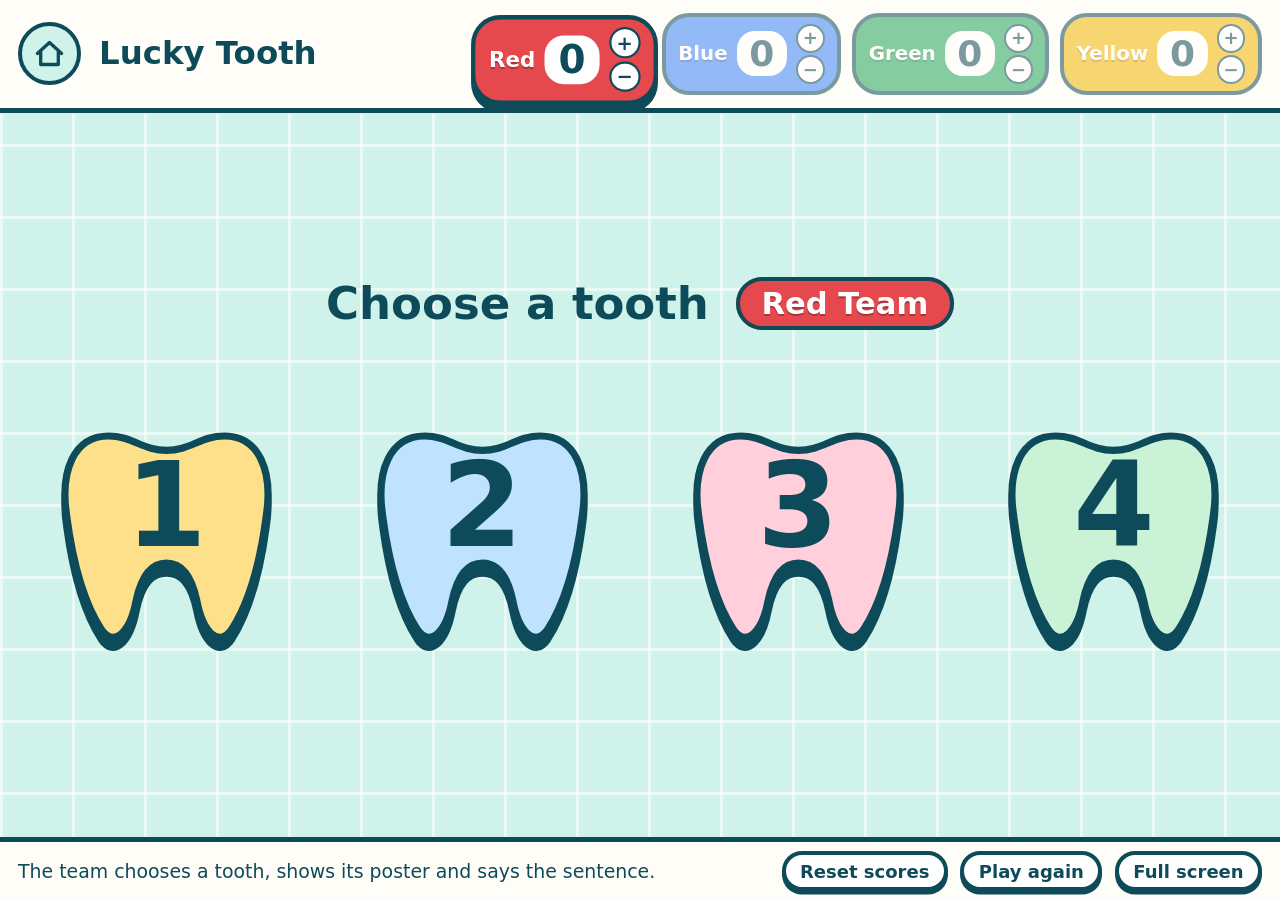
<file: game5-lucky-tooth.html>
<!doctype html>
<html lang="en">
<head>
<meta charset="utf-8">
<meta name="viewport" content="width=device-width, initial-scale=1">
<title>Lucky Tooth | Dental Care Games</title>
<style>
:root{
  --ink:#0E4B5A; --mint:#CFF3EA; --mint-deep:#9FE3D3; --enamel:#FFFDF7; --good:#22A55B; --bad:#E5484D; --sun:#FFC83D;
  --red:#E5484D; --blue:#3B82F6; --green:#22A55B; --yellow:#F2B705;
  --font: ui-rounded, "Arial Rounded MT Bold", "Nunito", "Trebuchet MS", "Segoe UI", system-ui, sans-serif;
}
*{box-sizing:border-box}
html,body{height:100%;margin:0}
body{
  font-family:var(--font); color:var(--ink); background-color:var(--mint);
  background-image:linear-gradient(rgba(255,255,255,.55) 3px,transparent 3px),linear-gradient(90deg,rgba(255,255,255,.55) 3px,transparent 3px);
  background-size:72px 72px; display:flex; flex-direction:column; overflow:hidden; user-select:none; -webkit-user-select:none;
}
button{font-family:inherit;color:inherit;cursor:pointer}
button:focus-visible,a:focus-visible{outline:5px solid var(--sun);outline-offset:3px}
.art{display:block;width:100%;height:100%}

/* top bar */
.bar{display:flex;align-items:center;gap:2vmin;padding:1.4vmin 2vmin;background:var(--enamel);border-bottom:.6vmin solid var(--ink)}
.bar h1{font-size:clamp(18px,3.6vmin,44px);margin:0;line-height:1.1;flex:0 1 auto}
.home{flex:none;width:7vmin;height:7vmin;min-width:44px;min-height:44px;border-radius:50%;background:var(--mint);border:.5vmin solid var(--ink);display:grid;place-items:center;text-decoration:none}
.home svg{width:60%;height:60%}
#teams{margin-left:auto;display:flex;gap:1.2vmin}
.team{position:relative;display:flex;align-items:center;gap:1vmin;padding:.8vmin 1.4vmin;border-radius:3vmin;border:.5vmin solid var(--ink);background:var(--c);color:#fff;font-weight:700;opacity:.55;transition:transform .2s,opacity .2s}
.team.on{opacity:1;transform:translateY(.6vmin) scale(1.08);box-shadow:0 .8vmin 0 var(--ink)}
.team .nm{font-size:clamp(12px,2.2vmin,26px);text-shadow:0 2px 0 rgba(0,0,0,.25)}
.team .sc{font-size:clamp(18px,4vmin,48px);min-width:1.4em;text-align:center;background:#fff;color:var(--ink);border-radius:2vmin;padding:0 .8vmin;line-height:1.25}
.team .adj{display:flex;flex-direction:column;gap:.3vmin}
.team .adj button{width:3.2vmin;height:3.2vmin;min-width:22px;min-height:22px;border-radius:50%;border:.3vmin solid var(--ink);background:#fff;color:var(--ink);font-size:clamp(11px,2vmin,20px);line-height:1;padding:0;font-weight:800}
.team.pop .sc{animation:pop .5s}
@keyframes pop{40%{transform:scale(1.5)}}

/* stage */
#stage{flex:1;min-height:0;position:relative;display:flex;align-items:center;justify-content:center;padding:2.4vmin}
.foot{display:flex;align-items:center;gap:1.4vmin;padding:1vmin 2vmin;background:var(--enamel);border-top:.6vmin solid var(--ink);font-size:clamp(12px,2.1vmin,22px)}
.foot .sp{flex:1}
.btn{border:.5vmin solid var(--ink);background:#fff;border-radius:3vmin;padding:1vmin 2.4vmin;font-size:clamp(14px,2.6vmin,30px);font-weight:700;box-shadow:0 .7vmin 0 var(--ink);transition:transform .08s,box-shadow .08s}
.btn:active{transform:translateY(.5vmin);box-shadow:0 .2vmin 0 var(--ink)}
.btn.small{font-size:clamp(12px,2vmin,20px);padding:.6vmin 1.6vmin;box-shadow:0 .4vmin 0 var(--ink)}
.btn.go{background:var(--sun)}
a.btn{color:var(--ink);text-decoration:none;display:inline-block}
.btn.good{background:var(--good);color:#fff}
.btn.bad{background:var(--bad);color:#fff}
.btn[disabled]{opacity:.45;cursor:default}
.card{background:var(--enamel);border:.6vmin solid var(--ink);border-radius:4vmin;box-shadow:0 1.2vmin 0 var(--ink)}
.turn{font-size:clamp(16px,3.4vmin,40px);font-weight:700;padding:.6vmin 2.4vmin;border-radius:3vmin;border:.5vmin solid var(--ink);background:var(--c);color:#fff;text-shadow:0 2px 0 rgba(0,0,0,.25)}
.big{font-size:clamp(28px,8vmin,110px);font-weight:800;line-height:1}
.phrase{font-size:clamp(20px,5vmin,64px);font-weight:700}
.goodc{color:var(--good)} .badc{color:var(--bad)}
.hidden{display:none !important}
.shake{animation:shake .4s}
@keyframes shake{20%{transform:translateX(-2vmin)}40%{transform:translateX(2vmin)}60%{transform:translateX(-1.2vmin)}80%{transform:translateX(1.2vmin)}}
.pulse{animation:pulse .6s}
@keyframes pulse{50%{transform:scale(1.05)}}

/* overlay */
.over{position:absolute;inset:0;background:rgba(14,75,90,.55);display:flex;align-items:center;justify-content:center;padding:3vmin;z-index:5}
.panel{width:min(100%,150vmin);max-height:100%;padding:3vmin 4vmin;display:flex;flex-direction:column;align-items:center;gap:2vmin;text-align:center}
.finish h2{font-size:clamp(28px,7vmin,96px);margin:0}
.finish .rows{display:flex;gap:2vmin;align-items:flex-end}
.finish .res{display:flex;flex-direction:column;align-items:center;gap:1vmin;font-weight:700;font-size:clamp(14px,2.8vmin,32px)}
.finish .res .col{width:13vmin;border:.5vmin solid var(--ink);border-radius:2vmin 2vmin 0 0;background:var(--c);display:flex;align-items:flex-start;justify-content:center;color:#fff;font-size:clamp(22px,5vmin,64px);padding-top:.6vmin;text-shadow:0 2px 0 rgba(0,0,0,.25)}
.finish .crown{width:9vmin;height:9vmin}
.stars{position:absolute;inset:0;pointer-events:none;overflow:hidden;z-index:6}
.stars i{position:absolute;width:5vmin;height:5vmin;animation:fly 1.1s ease-out forwards}
@keyframes fly{to{transform:translate(var(--dx),var(--dy)) rotate(260deg) scale(.4);opacity:0}}
@media (prefers-reduced-motion:reduce){*{animation-duration:.01s !important;transition-duration:.01s !important}}

.g5{width:100%;height:100%;display:flex;flex-direction:column;gap:6vmin;align-items:center;justify-content:center}
.head{display:flex;gap:3vmin;align-items:center}
.teeth{flex:0 1 auto;min-height:0;display:grid;grid-template-columns:repeat(4,1fr);gap:3vmin;width:min(100%,150vmin);align-items:center;align-content:center}
.lucky{position:relative;display:block;width:100%;border:0;background:none;padding:0;aspect-ratio:1}
.lucky svg{filter:drop-shadow(0 1.2vmin 0 var(--ink))}
.lucky:active{transform:translateY(.8vmin)}
.lucky .num{position:absolute;inset:0;display:grid;place-items:center;font-size:clamp(40px,13vmin,170px);font-weight:800;padding-bottom:16%}
.lucky.open{cursor:default}
.lucky.open .in{position:absolute;left:24%;top:16%;width:52%;height:52%}
.lucky.open .tag{position:absolute;left:50%;bottom:-1vmin;transform:translateX(-50%);white-space:nowrap}
.pic{width:min(40vmin,56%);aspect-ratio:1;background:#fff;border:.6vmin solid var(--ink);border-radius:4vmin;padding:1.5vmin}
.row{display:flex;gap:2.4vmin;align-items:center;justify-content:center;flex-wrap:wrap}

</style>
</head>
<body>
<header class="bar">
  <a class="home" href="index.html" aria-label="All games"><svg viewBox="0 0 60 60" aria-hidden="true"><path d="M8 30 L30 10 L52 30 M14 26 V50 H46 V26" fill="none" stroke="#0E4B5A" stroke-width="6" stroke-linecap="round" stroke-linejoin="round"/></svg></a>
  <h1>Lucky Tooth</h1>
  <div id="teams"></div>
</header>
<main id="stage">
<div class="g5">
  <div class="head"><span class="phrase">Choose a tooth</span><span id="who"></span></div>
  <div class="teeth" id="teeth"></div>
</div>
<div class="over hidden" id="qv"><div class="panel card">
  <div id="who2"></div>
  <div class="pic" id="pic"></div>
  <div class="phrase" id="line">&nbsp;</div>
  <div class="row">
    <button class="btn small" id="show">Show the sentence</button>
    <button class="btn go" id="give">Give a star</button>
    <button class="btn" id="skip">No star</button>
  </div>
</div></div>

</main>
<footer class="foot">
  <span>The team chooses a tooth, shows its poster and says the sentence.</span><span class="sp"></span>
  <button class="btn small" id="btnScores">Reset scores</button>
  <button class="btn small" id="btnAgain">Play again</button>
  <button class="btn small" id="btnFull">Full screen</button>
</footer>
<script>
// Original pictures for the Dental Care games. Every picture is drawn in a 200 x 200 box.
const INK = '#0E4B5A';
const S = `stroke="${INK}" stroke-width="5" stroke-linejoin="round" stroke-linecap="round"`;
const S4 = `stroke="${INK}" stroke-width="4" stroke-linejoin="round" stroke-linecap="round"`;

const TOOTH_PATH = 'M60 36 C36 36 26 60 31 92 C35 122 42 150 55 170 C64 183 75 171 79 150 C83 131 90 124 100 124 C110 124 117 131 121 150 C125 171 136 183 145 170 C158 150 165 122 169 92 C174 60 164 36 140 36 C124 36 116 46 100 46 C84 46 76 36 60 36 Z';

function toothShape(fill) { return `<path d="${TOOTH_PATH}" fill="${fill}" ${S}/>`; }

function kid(mouth) {
  return `<circle cx="78" cy="110" r="54" fill="#FFD9B8" ${S}/>
  <path d="M25 104 C20 62 52 44 80 46 C112 44 138 66 131 106 C120 86 102 74 78 78 C56 74 38 88 25 104 Z" fill="#5B3A29" ${S}/>
  <circle cx="60" cy="110" r="5.5" fill="${INK}"/><circle cx="96" cy="110" r="5.5" fill="${INK}"/>
  <circle cx="45" cy="127" r="8" fill="#FF9E8F" opacity=".75"/><circle cx="111" cy="127" r="8" fill="#FF9E8F" opacity=".75"/>
  ${mouth}`;
}
const MOUTH_SMILE = `<path d="M56 131 Q78 156 100 131 Z" fill="#fff" ${S4}/>`;
const MOUTH_OPEN = `<ellipse cx="78" cy="140" rx="14" ry="11" fill="#B3364A" ${S4}/>`;

function candy(x, y, r, color, scale) {
  return `<g transform="translate(${x},${y}) rotate(${r}) scale(${scale || 1})">
    <path d="M-20 0 L-44 -15 L-44 15 Z" fill="${color}" ${S4}/><path d="M20 0 L44 -15 L44 15 Z" fill="${color}" ${S4}/>
    <ellipse rx="25" ry="18" fill="${color}" ${S4}/>
    <path d="M-8 -16 Q2 0 -8 16 M8 -16 Q18 0 8 16" fill="none" stroke="#fff" stroke-width="5" stroke-linecap="round"/></g>`;
}
function toothbrush(x, y, r, scale) {
  return `<g transform="translate(${x},${y}) rotate(${r}) scale(${scale || 1})">
    <rect x="20" y="-7" width="100" height="14" rx="7" fill="#3B82F6" ${S4}/>
    <rect x="-10" y="-9" width="38" height="12" rx="4" fill="#3B82F6" ${S4}/>
    <rect x="-8" y="-24" width="34" height="16" rx="4" fill="#fff" ${S4}/>
    <path d="M1 -24 V-9 M9 -24 V-9 M17 -24 V-9" stroke="${INK}" stroke-width="2.5"/></g>`;
}
function pencil(x, y, r, scale, bites) {
  const marks = bites ? `<path d="M30 -9 a7 7 0 0 0 14 0 Z M52 -9 a7 7 0 0 0 14 0 Z M40 9 a7 7 0 0 1 14 0 Z" fill="#8A5A2B" ${S4}/>` : '';
  return `<g transform="translate(${x},${y}) rotate(${r}) scale(${scale || 1})">
    <rect x="-14" y="-9" width="16" height="18" rx="4" fill="#FF8FA3" ${S4}/>
    <rect x="2" y="-9" width="98" height="18" fill="#F5B300" ${S4}/>
    <path d="M100 -9 L128 0 L100 9 Z" fill="#F3D2A9" ${S4}/><path d="M118 -3.4 L128 0 L118 3.4 Z" fill="${INK}"/>
    ${marks}</g>`;
}
function star(cx, cy, r, fill) {
  let d = '';
  for (let i = 0; i < 10; i++) {
    const a = -Math.PI / 2 + i * Math.PI / 5, rr = i % 2 ? r * 0.45 : r;
    d += (i ? 'L' : 'M') + (cx + rr * Math.cos(a)).toFixed(1) + ' ' + (cy + rr * Math.sin(a)).toFixed(1) + ' ';
  }
  return `<path d="${d}Z" fill="${fill || '#FFC83D'}" ${S4}/>`;
}
function calendar(marks) {
  let cells = '';
  const pos = [[44, 92], [82, 92], [120, 92], [158, 92], [63, 132], [101, 132], [139, 132]];
  pos.forEach(([x, y]) => {
    cells += `<rect x="${x - 16}" y="${y - 16}" width="32" height="32" rx="6" fill="#fff" ${S4}/>`;
    cells += marks === 'stars' ? star(x, y, 11, '#FFC83D').replace('stroke-width="4"', 'stroke-width="2.5"')
      : `<path d="M${x - 8} ${y} l6 7 l11 -13" fill="none" stroke="#22A55B" stroke-width="5" stroke-linecap="round" stroke-linejoin="round"/>`;
  });
  return `<rect x="18" y="34" width="166" height="136" rx="14" fill="#EAF6FF" ${S}/>
    <path d="M18 66 H184 V48 a14 14 0 0 0 -14 -14 H32 a14 14 0 0 0 -14 14 Z" fill="#E5484D" ${S}/>
    <path d="M56 24 V46 M146 24 V46" ${S}/>${cells}`;
}

const ART = {
  toothHappy: () => `${toothShape('#FFFFFF')}
    <circle cx="80" cy="80" r="6" fill="${INK}"/><circle cx="120" cy="80" r="6" fill="${INK}"/>
    <path d="M78 98 Q100 120 122 98" fill="none" ${S}/>
    <circle cx="64" cy="96" r="8" fill="#FF9E8F" opacity=".7"/><circle cx="136" cy="96" r="8" fill="#FF9E8F" opacity=".7"/>
    ${star(160, 40, 15)}${star(36, 34, 10)}`,
  toothSad: () => `${toothShape('#E9DFA8')}
    <path d="M72 76 l14 6 M128 76 l-14 6" ${S}/>
    <circle cx="80" cy="88" r="5.5" fill="${INK}"/><circle cx="120" cy="88" r="5.5" fill="${INK}"/>
    <path d="M80 114 Q100 98 120 114" fill="none" ${S}/>
    <ellipse cx="62" cy="64" rx="9" ry="7" fill="#7A5B2E"/><ellipse cx="140" cy="108" rx="8" ry="10" fill="#7A5B2E"/><circle cx="104" cy="60" r="5" fill="#7A5B2E"/>
    <path d="M150 62 q8 14 0 20 q-8 -6 0 -20 Z" fill="#7CC4F5" ${S4}/>`,
  brushA: () => `${kid(MOUTH_SMILE)}${toothbrush(88, 150, -14, 0.8)}
    <circle cx="108" cy="150" r="9" fill="#fff" ${S4}/><circle cx="122" cy="160" r="6" fill="#fff" ${S4}/><circle cx="96" cy="162" r="5" fill="#fff" ${S4}/>`,
  brushB: () => `${toothbrush(40, 78, 18, 1.15)}
    <g transform="translate(60,140) rotate(-10)"><rect x="0" y="-22" width="92" height="44" rx="8" fill="#fff" ${S}/>
    <rect x="16" y="-22" width="40" height="44" fill="#2EC4B6" ${S4}/><rect x="92" y="-12" width="18" height="24" rx="4" fill="#E5484D" ${S4}/>
    <path d="M110 0 q16 -14 26 0 q-12 12 -26 0 Z" fill="#fff" ${S4}/></g>`,
  candyA: () => `${kid(MOUTH_OPEN)}${candy(140, 146, -20, '#FF6B9D')}`,
  candyB: () => `<path d="M118 108 L150 180" ${S}/>
    <circle cx="106" cy="76" r="44" fill="#FF6B9D" ${S}/>
    <path d="M106 76 m0 -8 a8 8 0 1 1 -8 8 a18 18 0 1 1 18 18 a28 28 0 1 1 -28 -28" fill="none" stroke="#fff" stroke-width="6" stroke-linecap="round"/>
    ${candy(52, 154, 14, '#FFC83D', 0.8)}${candy(160, 62, -30, '#7CC4F5', 0.62)}`,
  dentistA: () => `<circle cx="92" cy="112" r="54" fill="#FFD9B8" ${S}/>
    <path d="M40 96 C40 58 66 44 92 44 C118 44 144 58 144 96 C126 82 112 78 92 78 C72 78 58 82 40 96 Z" fill="#DFF3FF" ${S}/>
    <path d="M92 52 v18 M83 61 h18" stroke="#22A55B" stroke-width="7" stroke-linecap="round"/>
    <circle cx="74" cy="106" r="5.5" fill="${INK}"/><circle cx="110" cy="106" r="5.5" fill="${INK}"/>
    <path d="M52 124 Q92 112 132 124 L128 150 Q92 172 56 150 Z" fill="#7CC4F5" ${S}/>
    <path d="M52 126 L40 116 M132 126 L144 116" ${S4}/>
    <path d="M150 186 L170 122" ${S}/><circle cx="172" cy="104" r="20" fill="#EAF6FF" ${S}/>`,
  dentistB: () => `<g transform="translate(-14,12) scale(.86)">${toothShape('#FFFFFF')}
    <circle cx="80" cy="82" r="6" fill="${INK}"/><circle cx="120" cy="82" r="6" fill="${INK}"/><path d="M80 100 Q100 118 120 100" fill="none" ${S}/></g>
    <path d="M132 188 L158 108" ${S}/><circle cx="162" cy="90" r="24" fill="#EAF6FF" ${S}/>
    <circle cx="44" cy="44" r="26" fill="#22A55B" ${S4}/><path d="M44 30 v28 M30 44 h28" stroke="#fff" stroke-width="9" stroke-linecap="round"/>`,
  pencilA: () => `${kid(`<ellipse cx="78" cy="142" rx="17" ry="13" fill="#B3364A" ${S4}/>`)}${pencil(72, 143, -6, 0.86)}
    <rect x="64" y="130" width="11" height="9" rx="2" fill="#fff" ${S4}/><rect x="80" y="130" width="11" height="9" rx="2" fill="#fff" ${S4}/>`,
  pencilB: () => `${pencil(38, 150, -38, 1.18, true)}
    <path d="M36 44 l10 12 M60 30 l4 15 M20 66 l14 6" ${S}/>`,
  apple: () => `${kid(MOUTH_OPEN)}
    <path d="M148 120 C128 104 104 122 110 150 C114 172 132 184 148 176 C164 184 182 172 186 150 C192 122 168 104 148 120 Z" fill="#E5484D" ${S}/>
    <path d="M148 120 q-2 -16 10 -22" fill="none" ${S}/><path d="M158 100 q16 -10 24 2 q-14 10 -24 -2 Z" fill="#22A55B" ${S4}/>`,
  soda: () => `${kid(MOUTH_OPEN)}
    <path d="M118 112 L182 112 L172 186 L128 186 Z" fill="#8A4B2A" ${S}/>
    <path d="M118 112 L182 112 L179 132 L121 132 Z" fill="#fff" ${S4}/>
    <circle cx="140" cy="152" r="5" fill="#fff" opacity=".8"/><circle cx="158" cy="168" r="4" fill="#fff" opacity=".8"/><circle cx="160" cy="146" r="3" fill="#fff" opacity=".8"/>
    <path d="M150 122 L138 96 L96 140" fill="none" stroke="#E5484D" stroke-width="7" stroke-linecap="round" stroke-linejoin="round"/>`,
  milk: () => `${kid(MOUTH_SMILE)}
    <path d="M122 104 L180 104 L174 186 L128 186 Z" fill="#EAF6FF" ${S}/>
    <path d="M124 128 L178 128 L174 186 L128 186 Z" fill="#fff" ${S4}/>
    <path d="M58 133 q20 -10 40 0" fill="none" stroke="#fff" stroke-width="7" stroke-linecap="round"/>`,
  chocolate: () => `${kid(MOUTH_OPEN)}
    <g transform="translate(146,146) rotate(14)"><rect x="-34" y="-44" width="68" height="88" rx="6" fill="#6B3E26" ${S}/>
    <path d="M-34 -14 H34 M-34 16 H34 M0 -44 V44" stroke="#8A5A3C" stroke-width="5"/>
    <path d="M-34 10 H34 V44 a6 6 0 0 1 -6 6 H-28 a6 6 0 0 1 -6 -6 Z" fill="#F5B300" ${S4} transform="translate(0,-6)"/></g>`,
  sun: () => `<g ${S}><path d="M100 14 V34 M100 166 V186 M14 100 H34 M166 100 H186 M39 39 L53 53 M147 147 L161 161 M39 161 L53 147 M147 53 L161 39"/></g>
    <circle cx="100" cy="100" r="52" fill="#FFC83D" ${S}/>
    <circle cx="82" cy="92" r="6" fill="${INK}"/><circle cx="118" cy="92" r="6" fill="${INK}"/><path d="M80 110 Q100 130 120 110" fill="none" ${S}/>`,
  plate: () => `<circle cx="100" cy="104" r="62" fill="#fff" ${S}/><circle cx="100" cy="104" r="40" fill="#EAF6FF" ${S4}/>
    <circle cx="88" cy="96" r="4" fill="#C98A4B"/><circle cx="112" cy="112" r="3.5" fill="#C98A4B"/><circle cx="104" cy="92" r="3" fill="#C98A4B"/>
    <path d="M20 40 V84 M10 40 V68 a10 10 0 0 0 20 0 V40 M20 84 V172" fill="none" ${S}/>
    <path d="M180 172 V92 M180 92 c-14 -8 -14 -44 0 -54 c14 10 14 46 0 54 Z" fill="#EAF6FF" ${S}/>`,
  calendar: () => calendar('ticks'),
  calendarStars: () => calendar('stars'),
  star: () => `${star(100, 104, 78)}<circle cx="84" cy="98" r="6" fill="${INK}"/><circle cx="116" cy="98" r="6" fill="${INK}"/><path d="M84 116 Q100 132 116 116" fill="none" ${S}/>`,
  ear: () => `<path d="M70 150 C40 120 44 50 100 44 C150 40 168 96 140 122 C126 134 126 150 116 162 C104 176 82 172 78 156" fill="#FFD9B8" ${S}/>
    <path d="M84 116 C74 92 86 70 106 72 C126 74 130 96 116 106" fill="none" ${S}/>
    <path d="M160 60 q14 20 0 40 M176 46 q24 34 0 68" fill="none" ${S}/>`,
  thumbUp: () => `<path d="M40 96 H72 V172 H40 Z" fill="#fff" ${S}/><path d="M72 100 C92 86 96 62 96 40 C116 36 124 58 116 86 H152 C170 86 170 108 158 110 C170 114 168 132 154 134 C164 140 160 156 148 156 C154 164 148 174 136 174 H96 C84 174 80 168 72 166 Z" fill="#FFD9B8" ${S}/>`,
};

function artInner(key) { return (ART[key] || ART.star)(); }
function art(key, cls) { return `<svg class="art ${cls || ''}" viewBox="0 0 200 200" aria-hidden="true">${artInner(key)}</svg>`; }

// Shared engine: four teams, scores kept between games, sounds, finish screen.
const TEAMS = [
  { name: 'Red', color: 'var(--red)' }, { name: 'Blue', color: 'var(--blue)' },
  { name: 'Green', color: 'var(--green)' }, { name: 'Yellow', color: 'var(--yellow)' },
];
const store = {
  get(k, d) { try { const v = localStorage.getItem(k); return v === null ? d : JSON.parse(v); } catch (e) { return d; } },
  set(k, v) { try { localStorage.setItem(k, JSON.stringify(v)); } catch (e) { /* storage blocked: scores stay for this page only */ } },
};
let scores = store.get('dentalCareScores', [0, 0, 0, 0]);
if (!Array.isArray(scores) || scores.length !== 4) scores = [0, 0, 0, 0];
let turn = 0;
const $ = (s, el) => (el || document).querySelector(s);
const el = (html) => { const t = document.createElement('template'); t.innerHTML = html.trim(); return t.content.firstChild; };

function renderTeams() {
  const box = $('#teams'); if (!box) return;
  box.innerHTML = TEAMS.map((t, i) => `<div class="team ${i === turn ? 'on' : ''}" style="--c:${t.color}" data-i="${i}">
    <span class="nm">${t.name}</span><span class="sc">${scores[i]}</span>
    <span class="adj"><button data-d="1" aria-label="Add a point to ${t.name} Team">+</button><button data-d="-1" aria-label="Take a point from ${t.name} Team">−</button></span></div>`).join('');
}
function addPoint(i, n) {
  scores[i] = Math.max(0, scores[i] + (n === undefined ? 1 : n)); store.set('dentalCareScores', scores); renderTeams();
  const t = document.querySelector(`.team[data-i="${i}"]`); if (t) t.classList.add('pop');
}
function setTurn(i) { turn = i % 4; renderTeams(); document.dispatchEvent(new CustomEvent('turn')); }
function nextTurn() { setTurn(turn + 1); }
function turnChip() { return `<span class="turn" style="--c:${TEAMS[turn].color}">${TEAMS[turn].name} Team</span>`; }

let AC;
function tone(freq, dur, type, when, gain) {
  try {
    AC = AC || new (window.AudioContext || window.webkitAudioContext)();
    const o = AC.createOscillator(), g = AC.createGain();
    o.type = type || 'sine'; o.frequency.value = freq; o.connect(g); g.connect(AC.destination);
    const t = AC.currentTime + (when || 0);
    g.gain.setValueAtTime(gain || 0.16, t); g.gain.exponentialRampToValueAtTime(0.001, t + dur);
    o.start(t); o.stop(t + dur);
  } catch (e) { /* no sound available */ }
}
const sfx = {
  good() { tone(523, .15); tone(659, .15, 'sine', .12); tone(784, .3, 'sine', .24); },
  bad() { tone(196, .25, 'sawtooth', 0, .07); tone(147, .35, 'sawtooth', .18, .07); },
  tap() { tone(440, .07, 'triangle'); },
  tick() { tone(880, .05, 'square', 0, .05); },
  win() { [523, 659, 784, 1047, 1319].forEach((f, i) => tone(f, .25, 'triangle', i * .14)); },
};

function burst() {
  const box = el('<div class="stars"></div>');
  for (let i = 0; i < 14; i++) {
    const a = Math.random() * Math.PI * 2, d = 25 + Math.random() * 30;
    const s = el(`<i style="left:50%;top:45%;--dx:${(Math.cos(a) * d).toFixed(0)}vmin;--dy:${(Math.sin(a) * d).toFixed(0)}vmin"><svg viewBox="0 0 200 200">${star(100, 100, 90)}</svg></i>`);
    box.appendChild(s);
  }
  $('#stage').appendChild(box); setTimeout(() => box.remove(), 1200);
}

function showFinish(title) {
  const max = Math.max.apply(null, scores);
  const rows = TEAMS.map((t, i) => `<div class="res">${scores[i] === max && max > 0 ? `<svg class="crown" viewBox="0 0 200 200">${star(100, 100, 90)}</svg>` : '<span class="crown"></span>'}
    <div class="col" style="--c:${t.color};height:${8 + (max ? scores[i] / max : 0) * 22}vmin">${scores[i]}</div><span>${t.name}</span></div>`).join('');
  const o = el(`<div class="over"><div class="panel card finish"><h2>${title || 'Great job!'}</h2><div class="rows">${rows}</div>
    <div style="display:flex;gap:2vmin"><button class="btn" id="finAgain">Play again</button><a class="btn go" href="index.html" style="text-decoration:none">All games</a></div></div></div>`);
  $('#stage').appendChild(o); $('#finAgain').onclick = () => location.reload(); sfx.win(); burst();
}

document.addEventListener('DOMContentLoaded', () => {
  renderTeams();
  const box = $('#teams');
  if (box) box.addEventListener('click', (e) => {
    const b = e.target.closest('button'); if (!b) return;
    addPoint(+b.closest('.team').dataset.i, +b.dataset.d); sfx.tap();
  });
  const again = $('#btnAgain'); if (again) again.onclick = () => location.reload();
  const full = $('#btnFull'); if (full) full.onclick = () => {
    if (document.fullscreenElement) document.exitFullscreen(); else if (document.documentElement.requestFullscreen) document.documentElement.requestFullscreen().catch(() => {});
  };
  const rs = $('#btnScores'); let armed = 0;
  if (rs) rs.onclick = () => {
    if (Date.now() - armed < 3000) { scores = [0, 0, 0, 0]; store.set('dentalCareScores', scores); renderTeams(); rs.textContent = 'Scores are 0'; armed = 0; setTimeout(() => { rs.textContent = 'Reset scores'; }, 1500); }
    else { armed = Date.now(); rs.textContent = 'Tap again to reset'; setTimeout(() => { if (armed) { rs.textContent = 'Reset scores'; armed = 0; } }, 3000); }
  };
});

const PICS = { sun: 'I brush my teeth in the morning.', plate: 'I brush my teeth after meals.', calendar: 'I brush my teeth every day.', star: 'Your choice! Say your own sentence.' };
const keys = Object.keys(PICS);
for (let i = keys.length - 1; i > 0; i--) { const j = Math.floor(Math.random() * (i + 1)); const t = keys[i]; keys[i] = keys[j]; keys[j] = t; }
const opened = keys.map(() => -1); // -1 closed, otherwise the team that opened it
let cur = -1;
const TINT = ['#FFE08A', '#BFE3FF', '#FFD0DC', '#C9F2D6'];
function draw() {
  $('#who').innerHTML = turnChip();
  $('#teeth').innerHTML = keys.map((k, i) => (opened[i] < 0
    ? `<button class="lucky" data-i="${i}" aria-label="Tooth ${i + 1}"><svg class="art" viewBox="0 0 200 200">${toothShape(TINT[i])}</svg><span class="num">${i + 1}</span></button>`
    : `<div class="lucky open"><svg class="art" viewBox="0 0 200 200">${toothShape('#FFFFFF')}</svg><span class="in">${art(k)}</span>
       <span class="turn tag" style="--c:${TEAMS[opened[i]].color}">${TEAMS[opened[i]].name}</span></div>`)).join('');
}
$('#teeth').addEventListener('click', (e) => {
  const b = e.target.closest('button.lucky'); if (!b) return;
  cur = +b.dataset.i; sfx.good();
  $('#who2').innerHTML = turnChip(); $('#pic').innerHTML = art(keys[cur]);
  $('#line').innerHTML = keys[cur] === 'star' ? PICS.star : '&nbsp;';
  $('#show').classList.toggle('hidden', keys[cur] === 'star');
  $('#qv').classList.remove('hidden');
});
$('#show').onclick = () => { $('#line').textContent = PICS[keys[cur]]; };
function close(point) {
  if (point) { addPoint(turn); sfx.good(); burst(); } else sfx.tap();
  opened[cur] = turn; $('#qv').classList.add('hidden');
  if (opened.every((o) => o >= 0)) { draw(); showFinish('Show me your posters!'); } else { nextTurn(); draw(); }
}
$('#give').onclick = () => close(true); $('#skip').onclick = () => close(false);
draw();

</script>
</body>
</html>
</file>
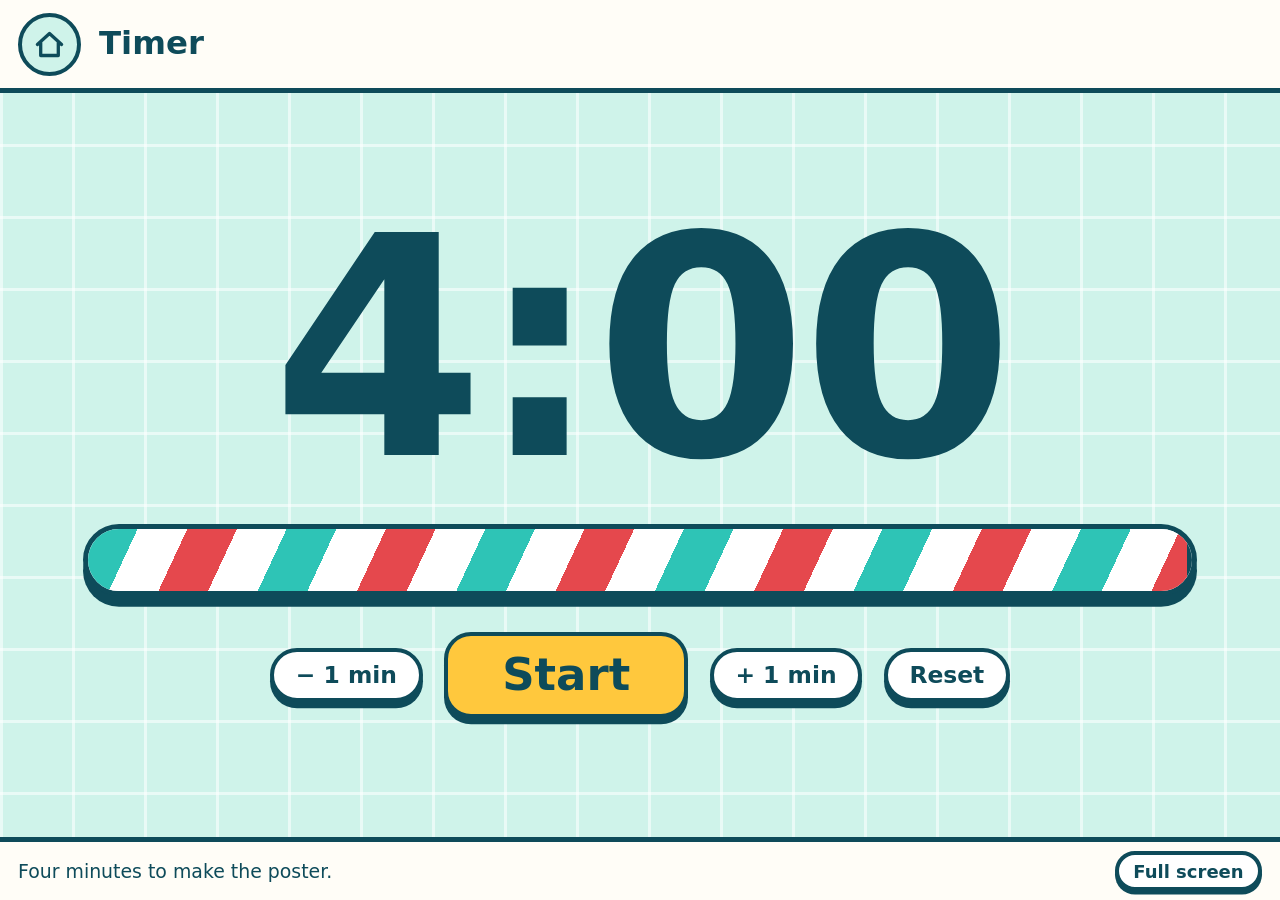
<file: timer.html>
<!doctype html>
<html lang="en">
<head>
<meta charset="utf-8">
<meta name="viewport" content="width=device-width, initial-scale=1">
<title>Timer | Dental Care Games</title>
<style>
:root{
  --ink:#0E4B5A; --mint:#CFF3EA; --mint-deep:#9FE3D3; --enamel:#FFFDF7; --good:#22A55B; --bad:#E5484D; --sun:#FFC83D;
  --red:#E5484D; --blue:#3B82F6; --green:#22A55B; --yellow:#F2B705;
  --font: ui-rounded, "Arial Rounded MT Bold", "Nunito", "Trebuchet MS", "Segoe UI", system-ui, sans-serif;
}
*{box-sizing:border-box}
html,body{height:100%;margin:0}
body{
  font-family:var(--font); color:var(--ink); background-color:var(--mint);
  background-image:linear-gradient(rgba(255,255,255,.55) 3px,transparent 3px),linear-gradient(90deg,rgba(255,255,255,.55) 3px,transparent 3px);
  background-size:72px 72px; display:flex; flex-direction:column; overflow:hidden; user-select:none; -webkit-user-select:none;
}
button{font-family:inherit;color:inherit;cursor:pointer}
button:focus-visible,a:focus-visible{outline:5px solid var(--sun);outline-offset:3px}
.art{display:block;width:100%;height:100%}

/* top bar */
.bar{display:flex;align-items:center;gap:2vmin;padding:1.4vmin 2vmin;background:var(--enamel);border-bottom:.6vmin solid var(--ink)}
.bar h1{font-size:clamp(18px,3.6vmin,44px);margin:0;line-height:1.1;flex:0 1 auto}
.home{flex:none;width:7vmin;height:7vmin;min-width:44px;min-height:44px;border-radius:50%;background:var(--mint);border:.5vmin solid var(--ink);display:grid;place-items:center;text-decoration:none}
.home svg{width:60%;height:60%}
#teams{margin-left:auto;display:flex;gap:1.2vmin}
.team{position:relative;display:flex;align-items:center;gap:1vmin;padding:.8vmin 1.4vmin;border-radius:3vmin;border:.5vmin solid var(--ink);background:var(--c);color:#fff;font-weight:700;opacity:.55;transition:transform .2s,opacity .2s}
.team.on{opacity:1;transform:translateY(.6vmin) scale(1.08);box-shadow:0 .8vmin 0 var(--ink)}
.team .nm{font-size:clamp(12px,2.2vmin,26px);text-shadow:0 2px 0 rgba(0,0,0,.25)}
.team .sc{font-size:clamp(18px,4vmin,48px);min-width:1.4em;text-align:center;background:#fff;color:var(--ink);border-radius:2vmin;padding:0 .8vmin;line-height:1.25}
.team .adj{display:flex;flex-direction:column;gap:.3vmin}
.team .adj button{width:3.2vmin;height:3.2vmin;min-width:22px;min-height:22px;border-radius:50%;border:.3vmin solid var(--ink);background:#fff;color:var(--ink);font-size:clamp(11px,2vmin,20px);line-height:1;padding:0;font-weight:800}
.team.pop .sc{animation:pop .5s}
@keyframes pop{40%{transform:scale(1.5)}}

/* stage */
#stage{flex:1;min-height:0;position:relative;display:flex;align-items:center;justify-content:center;padding:2.4vmin}
.foot{display:flex;align-items:center;gap:1.4vmin;padding:1vmin 2vmin;background:var(--enamel);border-top:.6vmin solid var(--ink);font-size:clamp(12px,2.1vmin,22px)}
.foot .sp{flex:1}
.btn{border:.5vmin solid var(--ink);background:#fff;border-radius:3vmin;padding:1vmin 2.4vmin;font-size:clamp(14px,2.6vmin,30px);font-weight:700;box-shadow:0 .7vmin 0 var(--ink);transition:transform .08s,box-shadow .08s}
.btn:active{transform:translateY(.5vmin);box-shadow:0 .2vmin 0 var(--ink)}
.btn.small{font-size:clamp(12px,2vmin,20px);padding:.6vmin 1.6vmin;box-shadow:0 .4vmin 0 var(--ink)}
.btn.go{background:var(--sun)}
a.btn{color:var(--ink);text-decoration:none;display:inline-block}
.btn.good{background:var(--good);color:#fff}
.btn.bad{background:var(--bad);color:#fff}
.btn[disabled]{opacity:.45;cursor:default}
.card{background:var(--enamel);border:.6vmin solid var(--ink);border-radius:4vmin;box-shadow:0 1.2vmin 0 var(--ink)}
.turn{font-size:clamp(16px,3.4vmin,40px);font-weight:700;padding:.6vmin 2.4vmin;border-radius:3vmin;border:.5vmin solid var(--ink);background:var(--c);color:#fff;text-shadow:0 2px 0 rgba(0,0,0,.25)}
.big{font-size:clamp(28px,8vmin,110px);font-weight:800;line-height:1}
.phrase{font-size:clamp(20px,5vmin,64px);font-weight:700}
.goodc{color:var(--good)} .badc{color:var(--bad)}
.hidden{display:none !important}
.shake{animation:shake .4s}
@keyframes shake{20%{transform:translateX(-2vmin)}40%{transform:translateX(2vmin)}60%{transform:translateX(-1.2vmin)}80%{transform:translateX(1.2vmin)}}
.pulse{animation:pulse .6s}
@keyframes pulse{50%{transform:scale(1.05)}}

/* overlay */
.over{position:absolute;inset:0;background:rgba(14,75,90,.55);display:flex;align-items:center;justify-content:center;padding:3vmin;z-index:5}
.panel{width:min(100%,150vmin);max-height:100%;padding:3vmin 4vmin;display:flex;flex-direction:column;align-items:center;gap:2vmin;text-align:center}
.finish h2{font-size:clamp(28px,7vmin,96px);margin:0}
.finish .rows{display:flex;gap:2vmin;align-items:flex-end}
.finish .res{display:flex;flex-direction:column;align-items:center;gap:1vmin;font-weight:700;font-size:clamp(14px,2.8vmin,32px)}
.finish .res .col{width:13vmin;border:.5vmin solid var(--ink);border-radius:2vmin 2vmin 0 0;background:var(--c);display:flex;align-items:flex-start;justify-content:center;color:#fff;font-size:clamp(22px,5vmin,64px);padding-top:.6vmin;text-shadow:0 2px 0 rgba(0,0,0,.25)}
.finish .crown{width:9vmin;height:9vmin}
.stars{position:absolute;inset:0;pointer-events:none;overflow:hidden;z-index:6}
.stars i{position:absolute;width:5vmin;height:5vmin;animation:fly 1.1s ease-out forwards}
@keyframes fly{to{transform:translate(var(--dx),var(--dy)) rotate(260deg) scale(.4);opacity:0}}
@media (prefers-reduced-motion:reduce){*{animation-duration:.01s !important;transition-duration:.01s !important}}

.tm{width:100%;height:100%;display:flex;flex-direction:column;align-items:center;justify-content:center;gap:4vmin}
.time{font-size:clamp(80px,34vmin,460px);font-weight:800;line-height:.9;font-variant-numeric:tabular-nums;letter-spacing:-.02em}
.time.low{color:var(--bad)} .time.up{animation:pulse .6s 5}
.tube{width:min(90%,150vmin);height:8vmin;border:.6vmin solid var(--ink);border-radius:5vmin;background:#fff;overflow:hidden;box-shadow:0 1.2vmin 0 var(--ink)}
.tube i{display:block;height:100%;width:100%;border-right:.6vmin solid var(--ink);background:repeating-linear-gradient(115deg,#2EC4B6 0 5vmin,#fff 5vmin 10vmin,#E5484D 10vmin 15vmin,#fff 15vmin 20vmin)}
.row{display:flex;gap:2.4vmin;align-items:center;justify-content:center;flex-wrap:wrap}
#start{font-size:clamp(20px,5vmin,60px);padding:1.4vmin 6vmin}

</style>
</head>
<body>
<header class="bar">
  <a class="home" href="index.html" aria-label="All games"><svg viewBox="0 0 60 60" aria-hidden="true"><path d="M8 30 L30 10 L52 30 M14 26 V50 H46 V26" fill="none" stroke="#0E4B5A" stroke-width="6" stroke-linecap="round" stroke-linejoin="round"/></svg></a>
  <h1>Timer</h1>
  
</header>
<main id="stage">
<div class="tm">
  <div class="time" id="time">4:00</div>
  <div class="tube"><i id="fill"></i></div>
  <div class="row">
    <button class="btn" id="minus" aria-label="One minute less">− 1 min</button>
    <button class="btn go" id="start">Start</button>
    <button class="btn" id="plus" aria-label="One minute more">+ 1 min</button>
    <button class="btn" id="reset">Reset</button>
  </div>
</div>

</main>
<footer class="foot">
  <span>Four minutes to make the poster.</span><span class="sp"></span>
  
  
  <button class="btn small" id="btnFull">Full screen</button>
</footer>
<script>
// Original pictures for the Dental Care games. Every picture is drawn in a 200 x 200 box.
const INK = '#0E4B5A';
const S = `stroke="${INK}" stroke-width="5" stroke-linejoin="round" stroke-linecap="round"`;
const S4 = `stroke="${INK}" stroke-width="4" stroke-linejoin="round" stroke-linecap="round"`;

const TOOTH_PATH = 'M60 36 C36 36 26 60 31 92 C35 122 42 150 55 170 C64 183 75 171 79 150 C83 131 90 124 100 124 C110 124 117 131 121 150 C125 171 136 183 145 170 C158 150 165 122 169 92 C174 60 164 36 140 36 C124 36 116 46 100 46 C84 46 76 36 60 36 Z';

function toothShape(fill) { return `<path d="${TOOTH_PATH}" fill="${fill}" ${S}/>`; }

function kid(mouth) {
  return `<circle cx="78" cy="110" r="54" fill="#FFD9B8" ${S}/>
  <path d="M25 104 C20 62 52 44 80 46 C112 44 138 66 131 106 C120 86 102 74 78 78 C56 74 38 88 25 104 Z" fill="#5B3A29" ${S}/>
  <circle cx="60" cy="110" r="5.5" fill="${INK}"/><circle cx="96" cy="110" r="5.5" fill="${INK}"/>
  <circle cx="45" cy="127" r="8" fill="#FF9E8F" opacity=".75"/><circle cx="111" cy="127" r="8" fill="#FF9E8F" opacity=".75"/>
  ${mouth}`;
}
const MOUTH_SMILE = `<path d="M56 131 Q78 156 100 131 Z" fill="#fff" ${S4}/>`;
const MOUTH_OPEN = `<ellipse cx="78" cy="140" rx="14" ry="11" fill="#B3364A" ${S4}/>`;

function candy(x, y, r, color, scale) {
  return `<g transform="translate(${x},${y}) rotate(${r}) scale(${scale || 1})">
    <path d="M-20 0 L-44 -15 L-44 15 Z" fill="${color}" ${S4}/><path d="M20 0 L44 -15 L44 15 Z" fill="${color}" ${S4}/>
    <ellipse rx="25" ry="18" fill="${color}" ${S4}/>
    <path d="M-8 -16 Q2 0 -8 16 M8 -16 Q18 0 8 16" fill="none" stroke="#fff" stroke-width="5" stroke-linecap="round"/></g>`;
}
function toothbrush(x, y, r, scale) {
  return `<g transform="translate(${x},${y}) rotate(${r}) scale(${scale || 1})">
    <rect x="20" y="-7" width="100" height="14" rx="7" fill="#3B82F6" ${S4}/>
    <rect x="-10" y="-9" width="38" height="12" rx="4" fill="#3B82F6" ${S4}/>
    <rect x="-8" y="-24" width="34" height="16" rx="4" fill="#fff" ${S4}/>
    <path d="M1 -24 V-9 M9 -24 V-9 M17 -24 V-9" stroke="${INK}" stroke-width="2.5"/></g>`;
}
function pencil(x, y, r, scale, bites) {
  const marks = bites ? `<path d="M30 -9 a7 7 0 0 0 14 0 Z M52 -9 a7 7 0 0 0 14 0 Z M40 9 a7 7 0 0 1 14 0 Z" fill="#8A5A2B" ${S4}/>` : '';
  return `<g transform="translate(${x},${y}) rotate(${r}) scale(${scale || 1})">
    <rect x="-14" y="-9" width="16" height="18" rx="4" fill="#FF8FA3" ${S4}/>
    <rect x="2" y="-9" width="98" height="18" fill="#F5B300" ${S4}/>
    <path d="M100 -9 L128 0 L100 9 Z" fill="#F3D2A9" ${S4}/><path d="M118 -3.4 L128 0 L118 3.4 Z" fill="${INK}"/>
    ${marks}</g>`;
}
function star(cx, cy, r, fill) {
  let d = '';
  for (let i = 0; i < 10; i++) {
    const a = -Math.PI / 2 + i * Math.PI / 5, rr = i % 2 ? r * 0.45 : r;
    d += (i ? 'L' : 'M') + (cx + rr * Math.cos(a)).toFixed(1) + ' ' + (cy + rr * Math.sin(a)).toFixed(1) + ' ';
  }
  return `<path d="${d}Z" fill="${fill || '#FFC83D'}" ${S4}/>`;
}
function calendar(marks) {
  let cells = '';
  const pos = [[44, 92], [82, 92], [120, 92], [158, 92], [63, 132], [101, 132], [139, 132]];
  pos.forEach(([x, y]) => {
    cells += `<rect x="${x - 16}" y="${y - 16}" width="32" height="32" rx="6" fill="#fff" ${S4}/>`;
    cells += marks === 'stars' ? star(x, y, 11, '#FFC83D').replace('stroke-width="4"', 'stroke-width="2.5"')
      : `<path d="M${x - 8} ${y} l6 7 l11 -13" fill="none" stroke="#22A55B" stroke-width="5" stroke-linecap="round" stroke-linejoin="round"/>`;
  });
  return `<rect x="18" y="34" width="166" height="136" rx="14" fill="#EAF6FF" ${S}/>
    <path d="M18 66 H184 V48 a14 14 0 0 0 -14 -14 H32 a14 14 0 0 0 -14 14 Z" fill="#E5484D" ${S}/>
    <path d="M56 24 V46 M146 24 V46" ${S}/>${cells}`;
}

const ART = {
  toothHappy: () => `${toothShape('#FFFFFF')}
    <circle cx="80" cy="80" r="6" fill="${INK}"/><circle cx="120" cy="80" r="6" fill="${INK}"/>
    <path d="M78 98 Q100 120 122 98" fill="none" ${S}/>
    <circle cx="64" cy="96" r="8" fill="#FF9E8F" opacity=".7"/><circle cx="136" cy="96" r="8" fill="#FF9E8F" opacity=".7"/>
    ${star(160, 40, 15)}${star(36, 34, 10)}`,
  toothSad: () => `${toothShape('#E9DFA8')}
    <path d="M72 76 l14 6 M128 76 l-14 6" ${S}/>
    <circle cx="80" cy="88" r="5.5" fill="${INK}"/><circle cx="120" cy="88" r="5.5" fill="${INK}"/>
    <path d="M80 114 Q100 98 120 114" fill="none" ${S}/>
    <ellipse cx="62" cy="64" rx="9" ry="7" fill="#7A5B2E"/><ellipse cx="140" cy="108" rx="8" ry="10" fill="#7A5B2E"/><circle cx="104" cy="60" r="5" fill="#7A5B2E"/>
    <path d="M150 62 q8 14 0 20 q-8 -6 0 -20 Z" fill="#7CC4F5" ${S4}/>`,
  brushA: () => `${kid(MOUTH_SMILE)}${toothbrush(88, 150, -14, 0.8)}
    <circle cx="108" cy="150" r="9" fill="#fff" ${S4}/><circle cx="122" cy="160" r="6" fill="#fff" ${S4}/><circle cx="96" cy="162" r="5" fill="#fff" ${S4}/>`,
  brushB: () => `${toothbrush(40, 78, 18, 1.15)}
    <g transform="translate(60,140) rotate(-10)"><rect x="0" y="-22" width="92" height="44" rx="8" fill="#fff" ${S}/>
    <rect x="16" y="-22" width="40" height="44" fill="#2EC4B6" ${S4}/><rect x="92" y="-12" width="18" height="24" rx="4" fill="#E5484D" ${S4}/>
    <path d="M110 0 q16 -14 26 0 q-12 12 -26 0 Z" fill="#fff" ${S4}/></g>`,
  candyA: () => `${kid(MOUTH_OPEN)}${candy(140, 146, -20, '#FF6B9D')}`,
  candyB: () => `<path d="M118 108 L150 180" ${S}/>
    <circle cx="106" cy="76" r="44" fill="#FF6B9D" ${S}/>
    <path d="M106 76 m0 -8 a8 8 0 1 1 -8 8 a18 18 0 1 1 18 18 a28 28 0 1 1 -28 -28" fill="none" stroke="#fff" stroke-width="6" stroke-linecap="round"/>
    ${candy(52, 154, 14, '#FFC83D', 0.8)}${candy(160, 62, -30, '#7CC4F5', 0.62)}`,
  dentistA: () => `<circle cx="92" cy="112" r="54" fill="#FFD9B8" ${S}/>
    <path d="M40 96 C40 58 66 44 92 44 C118 44 144 58 144 96 C126 82 112 78 92 78 C72 78 58 82 40 96 Z" fill="#DFF3FF" ${S}/>
    <path d="M92 52 v18 M83 61 h18" stroke="#22A55B" stroke-width="7" stroke-linecap="round"/>
    <circle cx="74" cy="106" r="5.5" fill="${INK}"/><circle cx="110" cy="106" r="5.5" fill="${INK}"/>
    <path d="M52 124 Q92 112 132 124 L128 150 Q92 172 56 150 Z" fill="#7CC4F5" ${S}/>
    <path d="M52 126 L40 116 M132 126 L144 116" ${S4}/>
    <path d="M150 186 L170 122" ${S}/><circle cx="172" cy="104" r="20" fill="#EAF6FF" ${S}/>`,
  dentistB: () => `<g transform="translate(-14,12) scale(.86)">${toothShape('#FFFFFF')}
    <circle cx="80" cy="82" r="6" fill="${INK}"/><circle cx="120" cy="82" r="6" fill="${INK}"/><path d="M80 100 Q100 118 120 100" fill="none" ${S}/></g>
    <path d="M132 188 L158 108" ${S}/><circle cx="162" cy="90" r="24" fill="#EAF6FF" ${S}/>
    <circle cx="44" cy="44" r="26" fill="#22A55B" ${S4}/><path d="M44 30 v28 M30 44 h28" stroke="#fff" stroke-width="9" stroke-linecap="round"/>`,
  pencilA: () => `${kid(`<ellipse cx="78" cy="142" rx="17" ry="13" fill="#B3364A" ${S4}/>`)}${pencil(72, 143, -6, 0.86)}
    <rect x="64" y="130" width="11" height="9" rx="2" fill="#fff" ${S4}/><rect x="80" y="130" width="11" height="9" rx="2" fill="#fff" ${S4}/>`,
  pencilB: () => `${pencil(38, 150, -38, 1.18, true)}
    <path d="M36 44 l10 12 M60 30 l4 15 M20 66 l14 6" ${S}/>`,
  apple: () => `${kid(MOUTH_OPEN)}
    <path d="M148 120 C128 104 104 122 110 150 C114 172 132 184 148 176 C164 184 182 172 186 150 C192 122 168 104 148 120 Z" fill="#E5484D" ${S}/>
    <path d="M148 120 q-2 -16 10 -22" fill="none" ${S}/><path d="M158 100 q16 -10 24 2 q-14 10 -24 -2 Z" fill="#22A55B" ${S4}/>`,
  soda: () => `${kid(MOUTH_OPEN)}
    <path d="M118 112 L182 112 L172 186 L128 186 Z" fill="#8A4B2A" ${S}/>
    <path d="M118 112 L182 112 L179 132 L121 132 Z" fill="#fff" ${S4}/>
    <circle cx="140" cy="152" r="5" fill="#fff" opacity=".8"/><circle cx="158" cy="168" r="4" fill="#fff" opacity=".8"/><circle cx="160" cy="146" r="3" fill="#fff" opacity=".8"/>
    <path d="M150 122 L138 96 L96 140" fill="none" stroke="#E5484D" stroke-width="7" stroke-linecap="round" stroke-linejoin="round"/>`,
  milk: () => `${kid(MOUTH_SMILE)}
    <path d="M122 104 L180 104 L174 186 L128 186 Z" fill="#EAF6FF" ${S}/>
    <path d="M124 128 L178 128 L174 186 L128 186 Z" fill="#fff" ${S4}/>
    <path d="M58 133 q20 -10 40 0" fill="none" stroke="#fff" stroke-width="7" stroke-linecap="round"/>`,
  chocolate: () => `${kid(MOUTH_OPEN)}
    <g transform="translate(146,146) rotate(14)"><rect x="-34" y="-44" width="68" height="88" rx="6" fill="#6B3E26" ${S}/>
    <path d="M-34 -14 H34 M-34 16 H34 M0 -44 V44" stroke="#8A5A3C" stroke-width="5"/>
    <path d="M-34 10 H34 V44 a6 6 0 0 1 -6 6 H-28 a6 6 0 0 1 -6 -6 Z" fill="#F5B300" ${S4} transform="translate(0,-6)"/></g>`,
  sun: () => `<g ${S}><path d="M100 14 V34 M100 166 V186 M14 100 H34 M166 100 H186 M39 39 L53 53 M147 147 L161 161 M39 161 L53 147 M147 53 L161 39"/></g>
    <circle cx="100" cy="100" r="52" fill="#FFC83D" ${S}/>
    <circle cx="82" cy="92" r="6" fill="${INK}"/><circle cx="118" cy="92" r="6" fill="${INK}"/><path d="M80 110 Q100 130 120 110" fill="none" ${S}/>`,
  plate: () => `<circle cx="100" cy="104" r="62" fill="#fff" ${S}/><circle cx="100" cy="104" r="40" fill="#EAF6FF" ${S4}/>
    <circle cx="88" cy="96" r="4" fill="#C98A4B"/><circle cx="112" cy="112" r="3.5" fill="#C98A4B"/><circle cx="104" cy="92" r="3" fill="#C98A4B"/>
    <path d="M20 40 V84 M10 40 V68 a10 10 0 0 0 20 0 V40 M20 84 V172" fill="none" ${S}/>
    <path d="M180 172 V92 M180 92 c-14 -8 -14 -44 0 -54 c14 10 14 46 0 54 Z" fill="#EAF6FF" ${S}/>`,
  calendar: () => calendar('ticks'),
  calendarStars: () => calendar('stars'),
  star: () => `${star(100, 104, 78)}<circle cx="84" cy="98" r="6" fill="${INK}"/><circle cx="116" cy="98" r="6" fill="${INK}"/><path d="M84 116 Q100 132 116 116" fill="none" ${S}/>`,
  ear: () => `<path d="M70 150 C40 120 44 50 100 44 C150 40 168 96 140 122 C126 134 126 150 116 162 C104 176 82 172 78 156" fill="#FFD9B8" ${S}/>
    <path d="M84 116 C74 92 86 70 106 72 C126 74 130 96 116 106" fill="none" ${S}/>
    <path d="M160 60 q14 20 0 40 M176 46 q24 34 0 68" fill="none" ${S}/>`,
  thumbUp: () => `<path d="M40 96 H72 V172 H40 Z" fill="#fff" ${S}/><path d="M72 100 C92 86 96 62 96 40 C116 36 124 58 116 86 H152 C170 86 170 108 158 110 C170 114 168 132 154 134 C164 140 160 156 148 156 C154 164 148 174 136 174 H96 C84 174 80 168 72 166 Z" fill="#FFD9B8" ${S}/>`,
};

function artInner(key) { return (ART[key] || ART.star)(); }
function art(key, cls) { return `<svg class="art ${cls || ''}" viewBox="0 0 200 200" aria-hidden="true">${artInner(key)}</svg>`; }

// Shared engine: four teams, scores kept between games, sounds, finish screen.
const TEAMS = [
  { name: 'Red', color: 'var(--red)' }, { name: 'Blue', color: 'var(--blue)' },
  { name: 'Green', color: 'var(--green)' }, { name: 'Yellow', color: 'var(--yellow)' },
];
const store = {
  get(k, d) { try { const v = localStorage.getItem(k); return v === null ? d : JSON.parse(v); } catch (e) { return d; } },
  set(k, v) { try { localStorage.setItem(k, JSON.stringify(v)); } catch (e) { /* storage blocked: scores stay for this page only */ } },
};
let scores = store.get('dentalCareScores', [0, 0, 0, 0]);
if (!Array.isArray(scores) || scores.length !== 4) scores = [0, 0, 0, 0];
let turn = 0;
const $ = (s, el) => (el || document).querySelector(s);
const el = (html) => { const t = document.createElement('template'); t.innerHTML = html.trim(); return t.content.firstChild; };

function renderTeams() {
  const box = $('#teams'); if (!box) return;
  box.innerHTML = TEAMS.map((t, i) => `<div class="team ${i === turn ? 'on' : ''}" style="--c:${t.color}" data-i="${i}">
    <span class="nm">${t.name}</span><span class="sc">${scores[i]}</span>
    <span class="adj"><button data-d="1" aria-label="Add a point to ${t.name} Team">+</button><button data-d="-1" aria-label="Take a point from ${t.name} Team">−</button></span></div>`).join('');
}
function addPoint(i, n) {
  scores[i] = Math.max(0, scores[i] + (n === undefined ? 1 : n)); store.set('dentalCareScores', scores); renderTeams();
  const t = document.querySelector(`.team[data-i="${i}"]`); if (t) t.classList.add('pop');
}
function setTurn(i) { turn = i % 4; renderTeams(); document.dispatchEvent(new CustomEvent('turn')); }
function nextTurn() { setTurn(turn + 1); }
function turnChip() { return `<span class="turn" style="--c:${TEAMS[turn].color}">${TEAMS[turn].name} Team</span>`; }

let AC;
function tone(freq, dur, type, when, gain) {
  try {
    AC = AC || new (window.AudioContext || window.webkitAudioContext)();
    const o = AC.createOscillator(), g = AC.createGain();
    o.type = type || 'sine'; o.frequency.value = freq; o.connect(g); g.connect(AC.destination);
    const t = AC.currentTime + (when || 0);
    g.gain.setValueAtTime(gain || 0.16, t); g.gain.exponentialRampToValueAtTime(0.001, t + dur);
    o.start(t); o.stop(t + dur);
  } catch (e) { /* no sound available */ }
}
const sfx = {
  good() { tone(523, .15); tone(659, .15, 'sine', .12); tone(784, .3, 'sine', .24); },
  bad() { tone(196, .25, 'sawtooth', 0, .07); tone(147, .35, 'sawtooth', .18, .07); },
  tap() { tone(440, .07, 'triangle'); },
  tick() { tone(880, .05, 'square', 0, .05); },
  win() { [523, 659, 784, 1047, 1319].forEach((f, i) => tone(f, .25, 'triangle', i * .14)); },
};

function burst() {
  const box = el('<div class="stars"></div>');
  for (let i = 0; i < 14; i++) {
    const a = Math.random() * Math.PI * 2, d = 25 + Math.random() * 30;
    const s = el(`<i style="left:50%;top:45%;--dx:${(Math.cos(a) * d).toFixed(0)}vmin;--dy:${(Math.sin(a) * d).toFixed(0)}vmin"><svg viewBox="0 0 200 200">${star(100, 100, 90)}</svg></i>`);
    box.appendChild(s);
  }
  $('#stage').appendChild(box); setTimeout(() => box.remove(), 1200);
}

function showFinish(title) {
  const max = Math.max.apply(null, scores);
  const rows = TEAMS.map((t, i) => `<div class="res">${scores[i] === max && max > 0 ? `<svg class="crown" viewBox="0 0 200 200">${star(100, 100, 90)}</svg>` : '<span class="crown"></span>'}
    <div class="col" style="--c:${t.color};height:${8 + (max ? scores[i] / max : 0) * 22}vmin">${scores[i]}</div><span>${t.name}</span></div>`).join('');
  const o = el(`<div class="over"><div class="panel card finish"><h2>${title || 'Great job!'}</h2><div class="rows">${rows}</div>
    <div style="display:flex;gap:2vmin"><button class="btn" id="finAgain">Play again</button><a class="btn go" href="index.html" style="text-decoration:none">All games</a></div></div></div>`);
  $('#stage').appendChild(o); $('#finAgain').onclick = () => location.reload(); sfx.win(); burst();
}

document.addEventListener('DOMContentLoaded', () => {
  renderTeams();
  const box = $('#teams');
  if (box) box.addEventListener('click', (e) => {
    const b = e.target.closest('button'); if (!b) return;
    addPoint(+b.closest('.team').dataset.i, +b.dataset.d); sfx.tap();
  });
  const again = $('#btnAgain'); if (again) again.onclick = () => location.reload();
  const full = $('#btnFull'); if (full) full.onclick = () => {
    if (document.fullscreenElement) document.exitFullscreen(); else if (document.documentElement.requestFullscreen) document.documentElement.requestFullscreen().catch(() => {});
  };
  const rs = $('#btnScores'); let armed = 0;
  if (rs) rs.onclick = () => {
    if (Date.now() - armed < 3000) { scores = [0, 0, 0, 0]; store.set('dentalCareScores', scores); renderTeams(); rs.textContent = 'Scores are 0'; armed = 0; setTimeout(() => { rs.textContent = 'Reset scores'; }, 1500); }
    else { armed = Date.now(); rs.textContent = 'Tap again to reset'; setTimeout(() => { if (armed) { rs.textContent = 'Reset scores'; armed = 0; } }, 3000); }
  };
});

let total = 240, left = 240, endAt = 0, running = false, raf = 0, lastWhole = -1;
function show() {
  const s = Math.max(0, Math.ceil(left)), m = Math.floor(s / 60);
  $('#time').textContent = left <= 0 ? "Time's up!" : `${m}:${String(s % 60).padStart(2, '0')}`;
  $('#time').style.fontSize = left <= 0 ? 'clamp(48px,18vmin,240px)' : '';
  $('#time').classList.toggle('low', left > 0 && left <= 10); $('#time').classList.toggle('up', left <= 0);
  $('#fill').style.width = `${Math.max(0, left / total) * 100}%`;
  $('#start').textContent = running ? 'Pause' : (left < total && left > 0 ? 'Go on' : 'Start');
  if (running && s !== lastWhole && s <= 10 && s > 0) sfx.tick();
  lastWhole = s;
}
function frame() {
  if (!running) return;
  left = (endAt - Date.now()) / 1000;
  if (left <= 0) { left = 0; running = false; show(); sfx.win(); return; }
  show(); raf = requestAnimationFrame(frame);
}
$('#start').onclick = () => {
  if (left <= 0) return;
  running = !running; if (running) { endAt = Date.now() + left * 1000; sfx.tap(); raf = requestAnimationFrame(frame); } else cancelAnimationFrame(raf);
  show();
};
function setTotal(sec) { running = false; cancelAnimationFrame(raf); total = Math.min(900, Math.max(60, sec)); left = total; show(); }
$('#minus').onclick = () => setTotal(total - 60); $('#plus').onclick = () => setTotal(total + 60); $('#reset').onclick = () => setTotal(total);
show();

</script>
</body>
</html>
</file>
